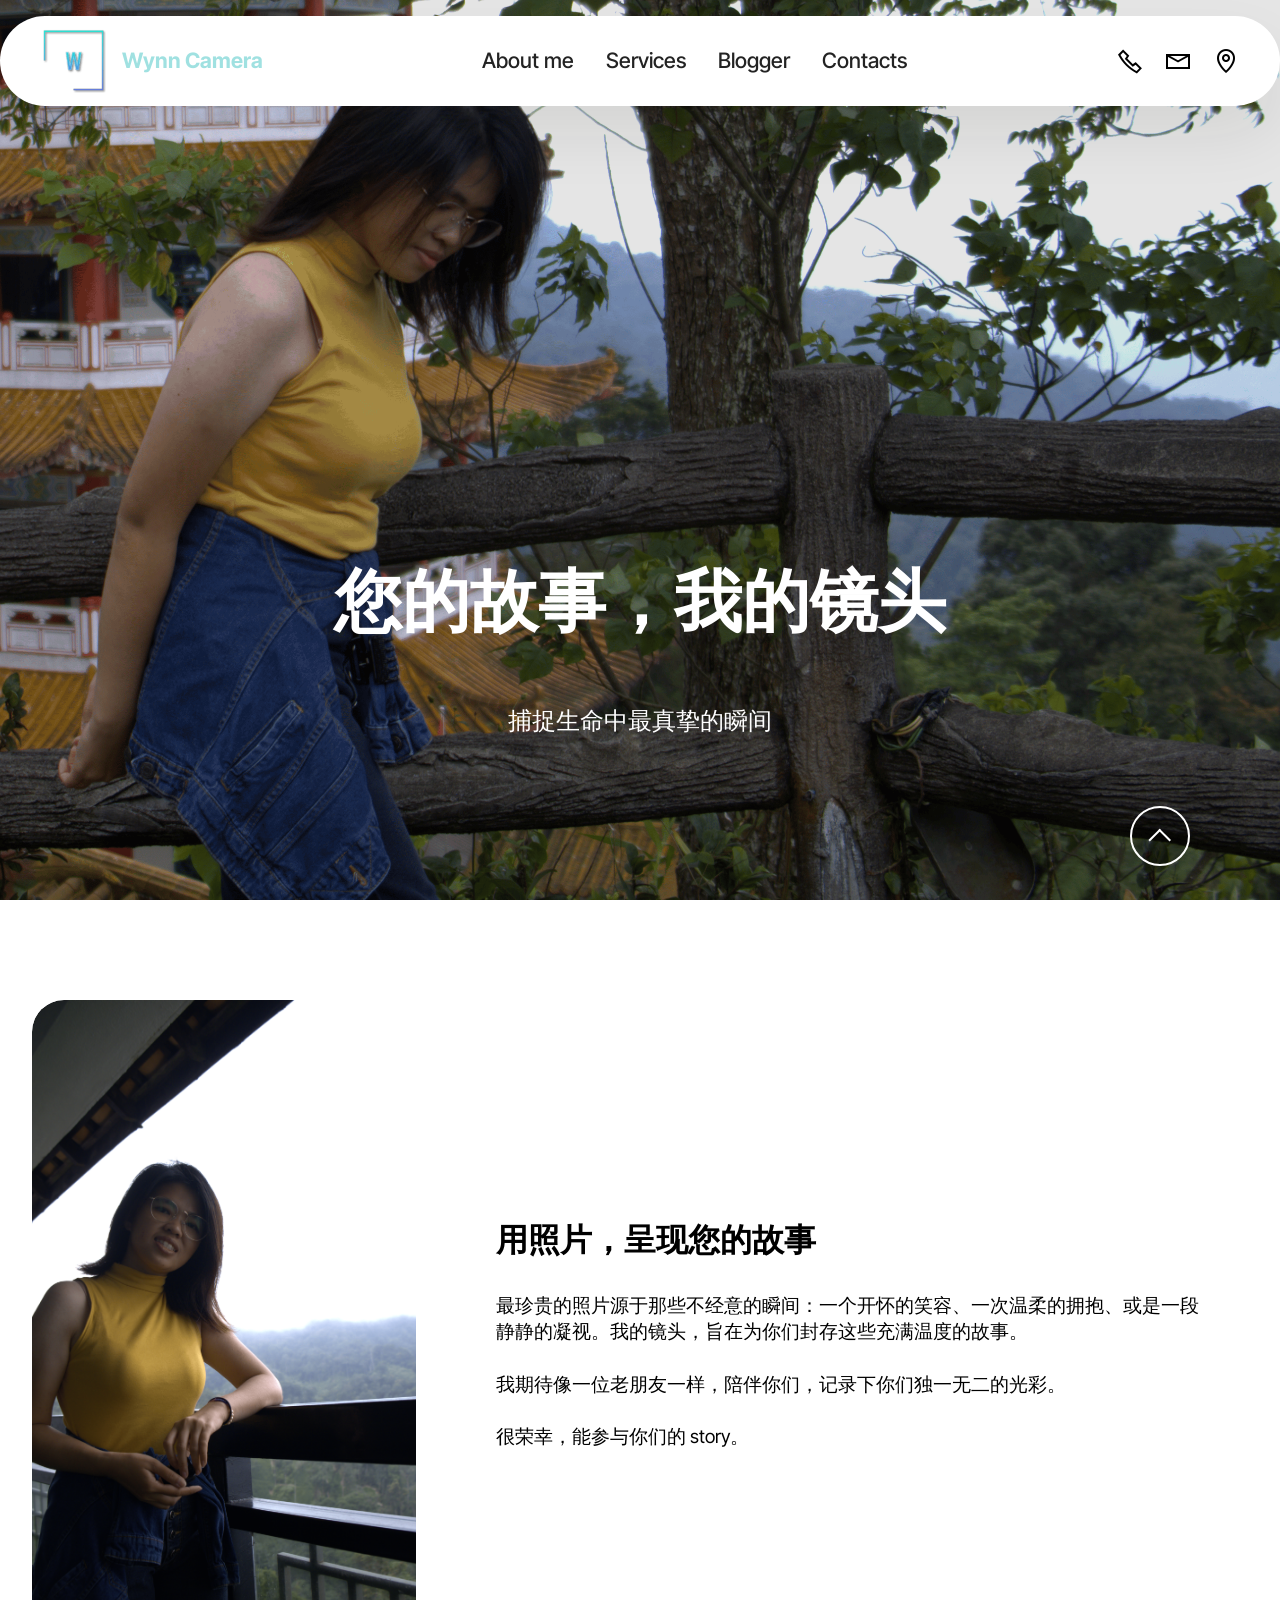
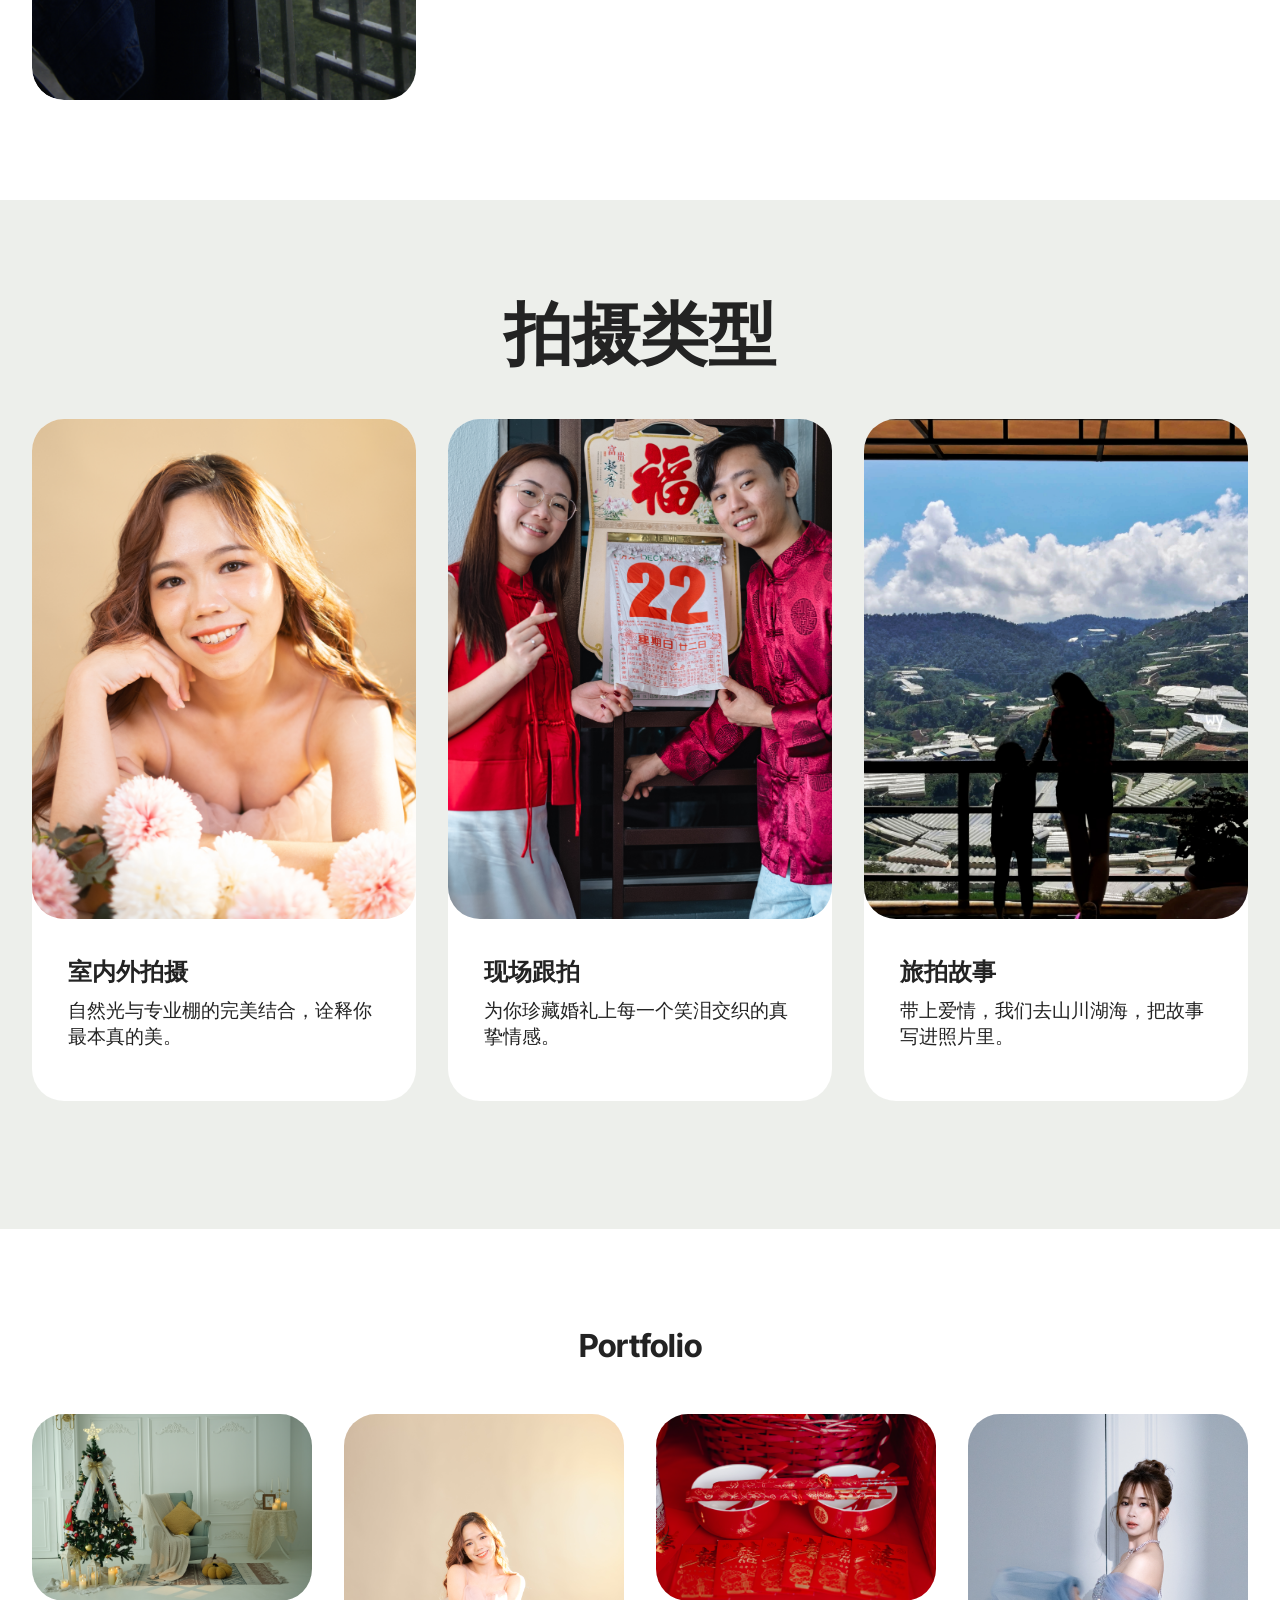
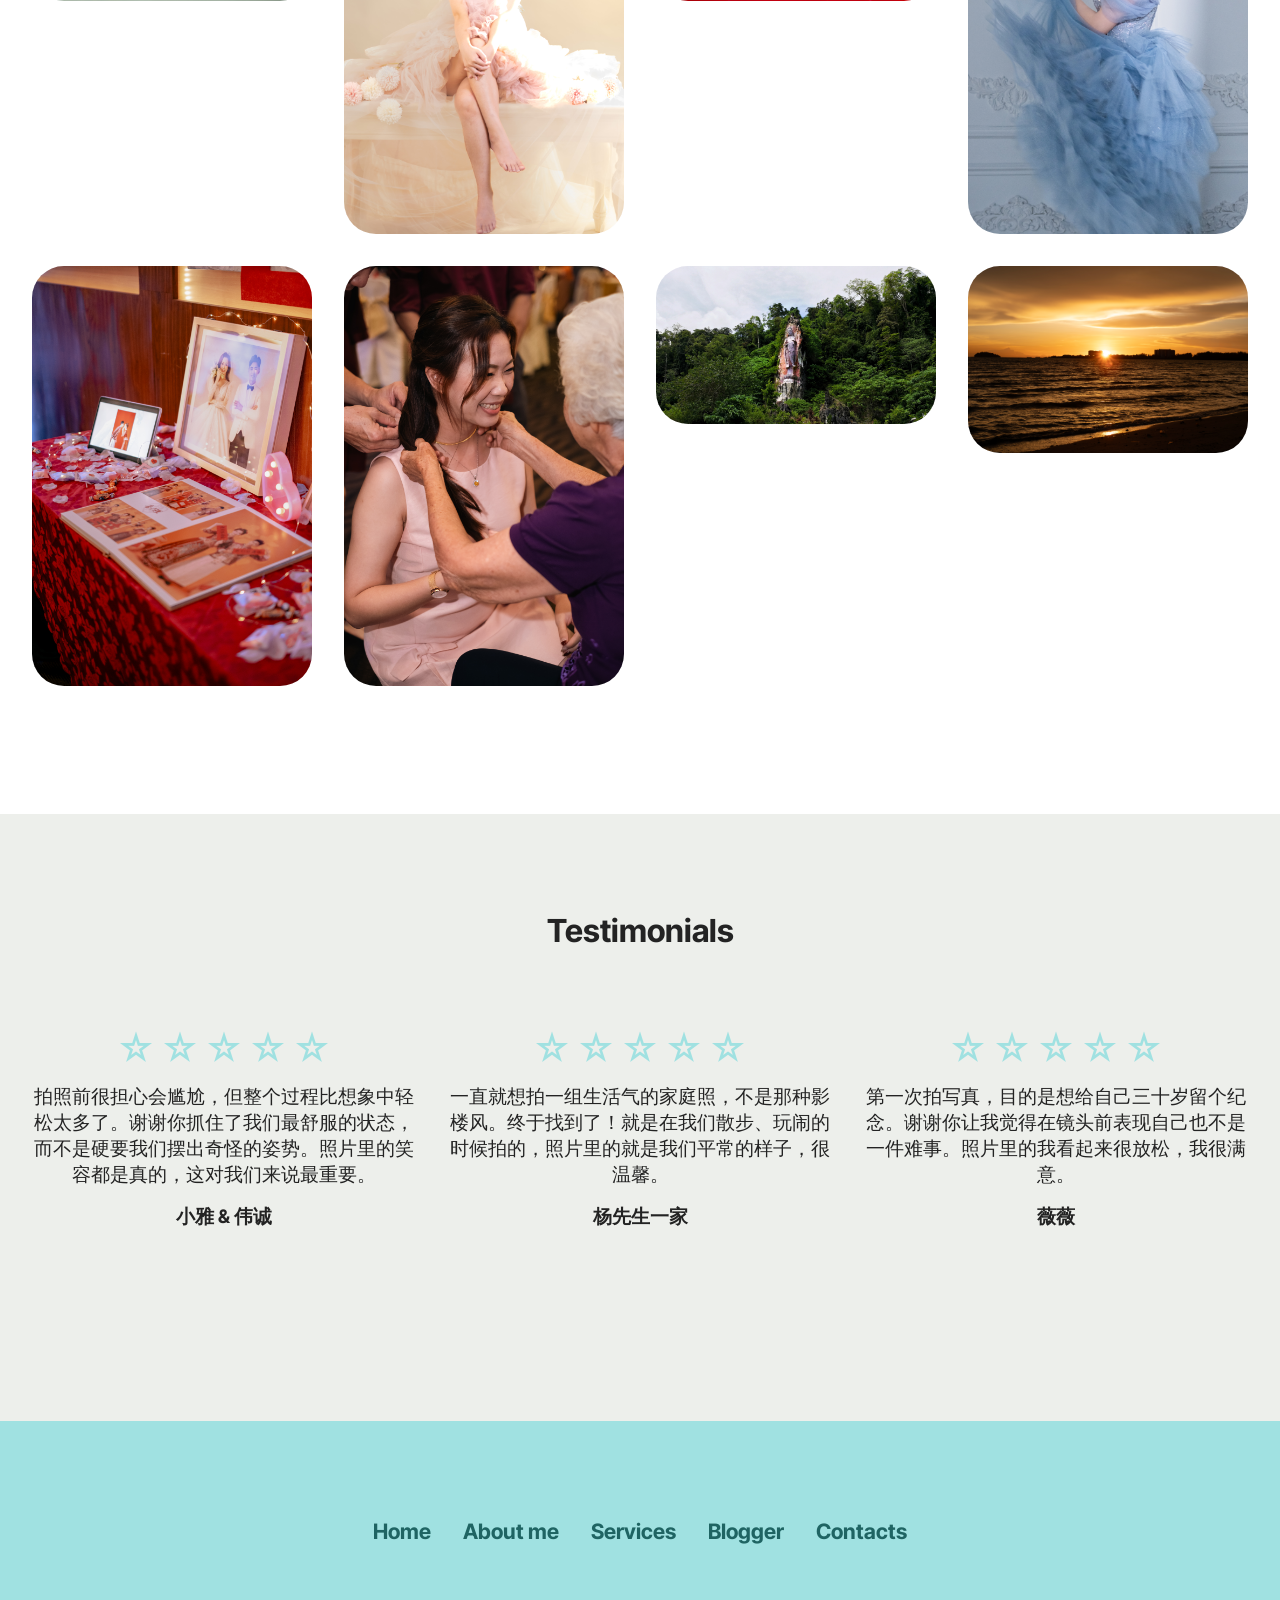
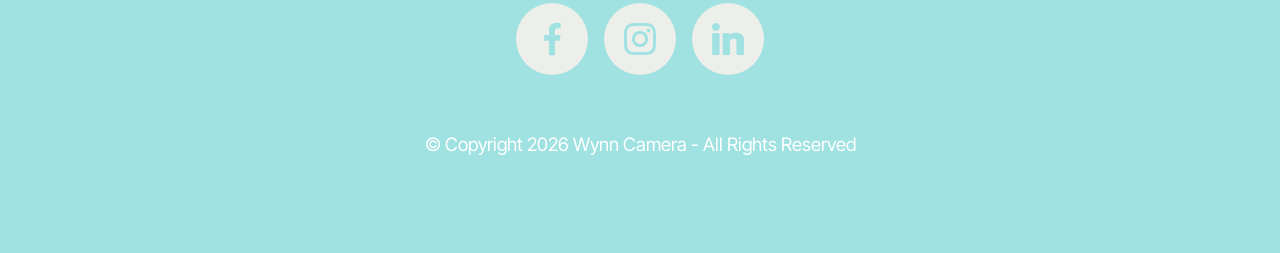
<file: index.html>
<!DOCTYPE html>
<html  >
<head>
  <!-- Site made with Mobirise Website Builder v6.0.6, https://mobirise.com -->
  <meta charset="UTF-8">
  <meta http-equiv="X-UA-Compatible" content="IE=edge">
  <meta name="generator" content="Mobirise v6.0.6, mobirise.com">
  <meta name="twitter:card" content="summary_large_image"/>
  <meta name="twitter:image:src" content="assets/images/index-meta.png">
  <meta property="og:image" content="assets/images/index-meta.png">
  <meta name="twitter:title" content="Home">
  <meta name="viewport" content="width=device-width, initial-scale=1, minimum-scale=1">
  <link rel="shortcut icon" href="assets/images/picture1-96x95.png" type="image/x-icon">
  <meta name="description" content="我是Wynn，一名用镜头书写故事的摄影师。

我深信，最具感染力的影像，源于那些未加修饰的瞬间与真挚流露的情感。我的镜头，始终热衷于追寻这份真实——无论是婚礼上喜悦的泪水、家庭相聚时的欢声笑语，还是个人独处时的宁静沉思。

于我而言，每一次快门按下，都是一次心灵的对话。我致力于成为一个故事的忠实记录者，通过自然的光影和充满温度的构图，为您封存一段时光，酿造一份可供一生回味的记忆。

我期待与您相遇，共同创作。">
  
  
  <title>Home</title>
  <link rel="stylesheet" href="assets/web/assets/mobirise-icons2/mobirise2.css">
  <link rel="stylesheet" href="assets/bootstrap/css/bootstrap.min.css">
  <link rel="stylesheet" href="assets/bootstrap/css/bootstrap-grid.min.css">
  <link rel="stylesheet" href="assets/bootstrap/css/bootstrap-reboot.min.css">
  <link rel="stylesheet" href="assets/animatecss/animate.css">
  <link rel="stylesheet" href="assets/dropdown/css/style.css">
  <link rel="stylesheet" href="assets/socicon/css/styles.css">
  <link rel="stylesheet" href="assets/theme/css/style.css">
  <link rel="stylesheet" href="assets/gallery/style.css">
  <link rel="preload" href="https://fonts.googleapis.com/css?family=Inter+Tight:100,200,300,400,500,600,700,800,900,100i,200i,300i,400i,500i,600i,700i,800i,900i&display=swap" as="style" onload="this.onload=null;this.rel='stylesheet'">
  <noscript><link rel="stylesheet" href="https://fonts.googleapis.com/css?family=Inter+Tight:100,200,300,400,500,600,700,800,900,100i,200i,300i,400i,500i,600i,700i,800i,900i&display=swap"></noscript>
  <link rel="preload" as="style" href="assets/mobirise/css/mbr-additional.css?v=5LTGM4"><link rel="stylesheet" href="assets/mobirise/css/mbr-additional.css?v=5LTGM4" type="text/css">

  
  
  
</head>
<body>
  
  <section data-bs-version="5.1" class="menu menu2 cid-uWyZ0Zr5qA" once="menu" id="menu02-m">
	

	<nav class="navbar navbar-dropdown navbar-fixed-top navbar-expand-lg">
		<div class="container">
			<div class="navbar-brand">
				<span class="navbar-logo">
					<a href="index.html">
						<img src="assets/images/picture1-96x95.png" alt="Mobirise Website Builder" style="height: 4rem;">
					</a>
				</span>
				<span class="navbar-caption-wrap"><a class="navbar-caption text-warning text-primary display-4" href="index.html">Wynn Camera</a></span>
			</div>
			<button class="navbar-toggler" type="button" data-toggle="collapse" data-bs-toggle="collapse" data-target="#navbarSupportedContent" data-bs-target="#navbarSupportedContent" aria-controls="navbarNavAltMarkup" aria-expanded="false" aria-label="Toggle navigation">
				<div class="hamburger">
					<span></span>
					<span></span>
					<span></span>
					<span></span>
				</div>
			</button>
			<div class="collapse navbar-collapse" id="navbarSupportedContent">
				<ul class="navbar-nav nav-dropdown nav-right" data-app-modern-menu="true"><li class="nav-item"><a class="nav-link link text-black text-primary display-4" href="about.html">About me</a></li><li class="nav-item"><a class="nav-link link text-black text-primary display-4" href="services.html">Services</a></li><li class="nav-item">
						<a class="nav-link link text-black text-primary display-4" href="blogger.html" aria-expanded="false">Blogger</a>
					</li>
					
					<li class="nav-item">
						<a class="nav-link link text-black text-primary display-4" href="contact.html">Contacts</a>
					</li></ul>
				<div class="icons-menu">
					<a class="iconfont-wrapper" href="https://mobiri.se">
						<span class="p-2 mbr-iconfont mobi-mbri-phone mobi-mbri"></span>
					</a>
					<a class="iconfont-wrapper" href="https://mobiri.se">
						<span class="p-2 mbr-iconfont mobi-mbri-letter mobi-mbri"></span>
					</a>
					<a class="iconfont-wrapper" href="https://mobiri.se">
						<span class="p-2 mbr-iconfont mobi-mbri-map-pin mobi-mbri"></span>
					</a>
					
				</div>
				
			</div>
		</div>
	</nav>
</section>

<section data-bs-version="5.1" class="header16 cid-uWyzbHenG1 mbr-fullscreen" id="header17-a">
  
  <div class="mbr-overlay" style="opacity: 0.1; background-color: rgb(0, 0, 0);"></div>
  <div class="container-fluid">
    <div class="row">
      <div class="content-wrap col-12 col-md-12">
        <h1 class="mbr-section-title mbr-fonts-style mbr-white mb-4 display-1">
          <strong>您的故事，我的镜头<br></strong></h1>
        <h2 class="mbr-section-subtitle mbr-fonts-style mbr-white mb-4 display-5">
          <br>捕捉生命中最真挚的瞬间<br><br><br>
        </h2>
        
        
      </div>
    </div>
  </div>
</section>

<section data-bs-version="5.1" class="start article05 cid-uWz5OKNVXx mbr-fullscreen" id="article05-s">
  

  
  

  <div class="container">
    <div class="row justify-content-center align-items-center">
      <div class="col-12">
        <div class="card-wrapper">
          <div class="row">
            <div class="col-12 col-md-12 col-lg-4 image-wrapper">
              <img class="w-100" src="assets/images/dscf4453.png" alt="Mobirise Website Builder">
            </div>
            <div class="col-12 col-lg col-md-12">
              <div class="text-wrapper align-left">
                <h1 class="mbr-section-title mbr-fonts-style mb-4 display-2"><strong>用照片，呈现您的故事</strong></h1>
                <p class="mbr-text mbr-fonts-style mb-4 display-7">最珍贵的照片源于那些不经意的瞬间：一个开怀的笑容、一次温柔的拥抱、或是一段静静的凝视。我的镜头，旨在为你们封存这些充满温度的故事。
<br>
<br>我期待像一位老朋友一样，陪伴你们，记录下你们独一无二的光彩。
<br>
<br>很荣幸，能参与你们的 story。<br>
                </p>
                
              </div>
            </div>
          </div>
        </div>
      </div>
    </div>
  </div>
</section>

<section data-bs-version="5.1" class="features6 start cid-uWz5GoYG9D" id="features06-r">
	
	
	<div class="container">
		<div class="row justify-content-center">
			<div class="col-12 content-head">
				<div class="mbr-section-head mb-5">
					<h4 class="mbr-section-title mbr-fonts-style align-center mb-0 display-1"><strong>拍摄类型</strong></h4>
					
					
				</div>
			</div>
		</div>
		<div class="row">
			<div class="item features-image col-12 col-md-6 col-lg-4 active">
				<div class="item-wrapper">
					<div class="item-img">
						<img src="assets/images/dscf7198.jpg" alt="Mobirise Website Builder" data-slide-to="0" data-bs-slide-to="0">
					</div>
					<div class="item-content">
						<h5 class="item-title mbr-fonts-style display-5">
							<strong>室内外拍摄</strong></h5>
						<p class="mbr-text mbr-fonts-style display-7">
							自然光与专业棚的完美结合，诠释你最本真的美。
						</p>
						
					</div>
				</div>
			</div><div class="item features-image col-12 col-md-6 col-lg-4">
				<div class="item-wrapper">
					<div class="item-img">
						<img src="assets/images/dscf5207.jpg" alt="Mobirise Website Builder" data-slide-to="1" data-bs-slide-to="1">
					</div>
					<div class="item-content">
						<h5 class="item-title mbr-fonts-style display-5"><strong>现场跟拍</strong></h5>
						<p class="mbr-text mbr-fonts-style display-7">
							为你珍藏婚礼上每一个笑泪交织的真挚情感。
						</p>
						
					</div>
				</div>
			</div><div class="item features-image col-12 col-md-6 col-lg-4">
				<div class="item-wrapper">
					<div class="item-img">
						<img src="assets/images/1574707876144.jpeg" alt="Mobirise Website Builder" data-slide-to="2" data-bs-slide-to="2">
					</div>
					<div class="item-content">
						<h5 class="item-title mbr-fonts-style display-5"><strong>旅拍故事</strong></h5>
						<p class="mbr-text mbr-fonts-style display-7">
							带上爱情，我们去山川湖海，把故事写进照片里。<br>
						</p>
						
					</div>
				</div>
			</div>
			
			
		</div>
	</div>
</section>

<section data-bs-version="5.1" class="gallery1 mbr-gallery cid-uWCz6wbEHB" id="gallery02-1b">   
    
    

    <div class="container-fluid">
        <div class="row justify-content-center">
            <div class="col-12 content-head">
                <div class="mbr-section-head mb-5">
                    <h3 class="mbr-section-title mbr-fonts-style align-center m-0 display-2"><strong>Portfolio</strong></h3>
                    
                </div>
            </div>
        </div>
        <div class="row mbr-gallery mbr-masonry" data-masonry="{&quot;percentPosition&quot;: true }">
            <div class="col-12 col-md-6 col-lg-3 item gallery-image active">
                <div class="item-wrapper" data-toggle="modal" data-bs-toggle="modal" data-target="#uXiG3zsdyo-modal" data-bs-target="#uXiG3zsdyo-modal">
                    <img class="w-100" src="assets/images/dscf8295.jpg" alt="Mobirise Website Builder" data-slide-to="0" data-bs-slide-to="0" data-target="#lb-uXiG3zsdyo" data-bs-target="#lb-uXiG3zsdyo">
                    <div class="icon-wrapper">
                        <span class="mobi-mbri mobi-mbri-search mbr-iconfont mbr-iconfont-btn"></span>
                    </div>
                </div>
                
            </div><div class="col-12 col-md-6 col-lg-3 item gallery-image">
                <div class="item-wrapper" data-toggle="modal" data-bs-toggle="modal" data-target="#uXiG3zsdyo-modal" data-bs-target="#uXiG3zsdyo-modal">
                    <img class="w-100" src="assets/images/dscf7129.jpg" alt="Mobirise Website Builder" data-slide-to="1" data-bs-slide-to="1" data-target="#lb-uXiG3zsdyo" data-bs-target="#lb-uXiG3zsdyo">
                    <div class="icon-wrapper">
                        <span class="mobi-mbri mobi-mbri-search mbr-iconfont mbr-iconfont-btn"></span>
                    </div>
                </div>
                
            </div><div class="col-12 col-md-6 col-lg-3 item gallery-image">
                <div class="item-wrapper" data-toggle="modal" data-bs-toggle="modal" data-target="#uXiG3zsdyo-modal" data-bs-target="#uXiG3zsdyo-modal">
                    <img class="w-100" src="assets/images/dscf4944.jpg" alt="Mobirise Website Builder" data-slide-to="2" data-bs-slide-to="2" data-target="#lb-uXiG3zsdyo" data-bs-target="#lb-uXiG3zsdyo">
                    <div class="icon-wrapper">
                        <span class="mobi-mbri mobi-mbri-search mbr-iconfont mbr-iconfont-btn"></span>
                    </div>
                </div>
                
            </div>
            
            
            <div class="col-12 col-md-6 col-lg-3 item gallery-image">
                <div class="item-wrapper" data-toggle="modal" data-bs-toggle="modal" data-target="#uXiG3zsdyo-modal" data-bs-target="#uXiG3zsdyo-modal">
                    <img class="w-100" src="assets/images/pro-capture-one-31.jpg" alt="Mobirise Website Builder" data-slide-to="3" data-bs-slide-to="3" data-target="#lb-uXiG3zsdyo" data-bs-target="#lb-uXiG3zsdyo">
                    <div class="icon-wrapper">
                        <span class="mobi-mbri mobi-mbri-search mbr-iconfont mbr-iconfont-btn"></span>
                    </div>
                </div>
                
            </div>
            <div class="col-12 col-md-6 col-lg-3 item gallery-image">
                <div class="item-wrapper" data-toggle="modal" data-bs-toggle="modal" data-target="#uXiG3zsdyo-modal" data-bs-target="#uXiG3zsdyo-modal">
                    <img class="w-100" src="assets/images/dscf3987.jpg" alt="Mobirise Website Builder" data-slide-to="4" data-bs-slide-to="4" data-target="#lb-uXiG3zsdyo" data-bs-target="#lb-uXiG3zsdyo">
                    <div class="icon-wrapper">
                        <span class="mobi-mbri mobi-mbri-search mbr-iconfont mbr-iconfont-btn"></span>
                    </div>
                </div>
                
            </div>
            <div class="col-12 col-md-6 col-lg-3 item gallery-image">
                <div class="item-wrapper" data-toggle="modal" data-bs-toggle="modal" data-target="#uXiG3zsdyo-modal" data-bs-target="#uXiG3zsdyo-modal">
                    <img class="w-100" src="assets/images/dscf4231.jpg" alt="Mobirise Website Builder" data-slide-to="5" data-bs-slide-to="5" data-target="#lb-uXiG3zsdyo" data-bs-target="#lb-uXiG3zsdyo">
                    <div class="icon-wrapper">
                        <span class="mobi-mbri mobi-mbri-search mbr-iconfont mbr-iconfont-btn"></span>
                    </div>
                </div>
                
            </div><div class="col-12 col-md-6 col-lg-3 item gallery-image">
                <div class="item-wrapper" data-toggle="modal" data-bs-toggle="modal" data-target="#uXiG3zsdyo-modal" data-bs-target="#uXiG3zsdyo-modal">
                    <img class="w-100" src="assets/images/1572337314339.jpg" alt="Mobirise Website Builder" data-slide-to="6" data-bs-slide-to="6" data-target="#lb-uXiG3zsdyo" data-bs-target="#lb-uXiG3zsdyo">
                    <div class="icon-wrapper">
                        <span class="mobi-mbri mobi-mbri-search mbr-iconfont mbr-iconfont-btn"></span>
                    </div>
                </div>
                
            </div><div class="col-12 col-md-6 col-lg-3 item gallery-image">
                <div class="item-wrapper" data-toggle="modal" data-bs-toggle="modal" data-target="#uXiG3zsdyo-modal" data-bs-target="#uXiG3zsdyo-modal">
                    <img class="w-100" src="assets/images/20230628-dscf0939.jpg" alt="Mobirise Website Builder" data-slide-to="7" data-bs-slide-to="7" data-target="#lb-uXiG3zsdyo" data-bs-target="#lb-uXiG3zsdyo">
                    <div class="icon-wrapper">
                        <span class="mobi-mbri mobi-mbri-search mbr-iconfont mbr-iconfont-btn"></span>
                    </div>
                </div>
                
            </div>
            
        </div>

        <div class="modal mbr-slider" tabindex="-1" role="dialog" aria-hidden="true" id="uXiG3zsdyo-modal">
            <div class="modal-dialog" role="document">
                <div class="modal-content">
                    <div class="modal-body">
                        <div class="carousel slide" id="lb-uXiG3zsdyo" data-interval="5000" data-bs-interval="5000">
                            <div class="carousel-inner">
                                <div class="carousel-item active">
                                    <img class="d-block w-100" src="assets/images/dscf8295.jpg" alt="Mobirise Website Builder">
                                </div><div class="carousel-item">
                                    <img class="d-block w-100" src="assets/images/dscf7129.jpg" alt="Mobirise Website Builder">
                                </div><div class="carousel-item">
                                    <img class="d-block w-100" src="assets/images/dscf4944.jpg" alt="Mobirise Website Builder">
                                </div>
                                
                                
                                <div class="carousel-item">
                                    <img class="d-block w-100" src="assets/images/pro-capture-one-31.jpg" alt="Mobirise Website Builder">
                                </div>
                                <div class="carousel-item">
                                    <img class="d-block w-100" src="assets/images/dscf3987.jpg" alt="Mobirise Website Builder">
                                </div>
                                <div class="carousel-item">
                                    <img class="d-block w-100" src="assets/images/dscf4231.jpg" alt="Mobirise Website Builder">
                                </div><div class="carousel-item">
                                    <img class="d-block w-100" src="assets/images/1572337314339.jpg" alt="Mobirise Website Builder">
                                </div><div class="carousel-item">
                                    <img class="d-block w-100" src="assets/images/20230628-dscf0939.jpg" alt="Mobirise Website Builder">
                                </div>
                                
                            </div>
                            <ol class="carousel-indicators">
                                <li data-slide-to="0" data-bs-slide-to="0" class="active" data-target="#lb-uXiG3zsdyo" data-bs-target="#lb-uXiG3zsdyo"></li>
                                <li data-slide-to="1" data-bs-slide-to="1" data-target="#lb-uXiG3zsdyo" data-bs-target="#lb-uXiG3zsdyo"></li>
                                <li data-slide-to="2" data-bs-slide-to="2" data-target="#lb-uXiG3zsdyo" data-bs-target="#lb-uXiG3zsdyo"></li>
                                <li data-slide-to="3" data-bs-slide-to="3" data-target="#lb-uXiG3zsdyo" data-bs-target="#lb-uXiG3zsdyo"></li><li data-slide-to="4" data-bs-slide-to="4" data-target="#lb-uXiG3zsdyo" data-bs-target="#lb-uXiG3zsdyo"></li>
                                <li data-slide-to="5" data-bs-slide-to="5" data-target="#lb-uXiG3zsdyo" data-bs-target="#lb-uXiG3zsdyo"></li>
                                <li data-slide-to="6" data-bs-slide-to="6" data-target="#lb-uXiG3zsdyo" data-bs-target="#lb-uXiG3zsdyo"></li>
                                <li data-slide-to="7" data-bs-slide-to="7" data-target="#lb-uXiG3zsdyo" data-bs-target="#lb-uXiG3zsdyo"></li>
                            </ol>
                            <a role="button" href="" class="close" data-dismiss="modal" data-bs-dismiss="modal" aria-label="Close">
                            </a>
                            <a class="carousel-control-prev carousel-control" role="button" data-slide="prev" data-bs-slide="prev" href="#lb-uXiG3zsdyo">
                                <span class="mobi-mbri mobi-mbri-arrow-prev" aria-hidden="true"></span>
                                <span class="sr-only visually-hidden">Previous</span>
                            </a>
                            <a class="carousel-control-next carousel-control" role="button" data-slide="next" data-bs-slide="next" href="#lb-uXiG3zsdyo">
                                <span class="mobi-mbri mobi-mbri-arrow-next" aria-hidden="true"></span>
                                <span class="sr-only visually-hidden">Next</span>
                            </a>
                        </div>
                    </div>
                </div>
            </div>
        </div>
    </div>
</section>

<section data-bs-version="5.1" class="people02 cid-uWz65ax8fS" id="people02-t">
	

	
	
	<div class="container">
		<div class="row mb-5 justify-content-center">
			<div class="col-12 content-head">
				<h3 class="mbr-section-title mbr-fonts-style align-center mb-4 display-2">
					<strong>Testimonials</strong>
				</h3>
				
			</div>
		</div>
		<div class="row">
				<div class="item features-without-image col-12 col-md-6 col-lg-4 mb-5">
					<div class="item-wrapper">
						<div class="card-box align-center">
							<div class="iconfont-wrapper mb-3">
								<span class="mbr-iconfont mobi-mbri-star mobi-mbri"></span>
								<span class="mbr-iconfont mobi-mbri-star mobi-mbri"></span>
								<span class="mbr-iconfont mobi-mbri-star mobi-mbri"></span>
								<span class="mbr-iconfont mobi-mbri-star mobi-mbri"></span>
								<span class="mbr-iconfont mobi-mbri-star mobi-mbri"></span>
							</div>
							<h5 class="card-title mbr-fonts-style mb-3 display-7">
								拍照前很担心会尴尬，但整个过程比想象中轻松太多了。谢谢你抓住了我们最舒服的状态，而不是硬要我们摆出奇怪的姿势。照片里的笑容都是真的，这对我们来说最重要。
							</h5>
							<p class="card-text mbr-fonts-style mb-0 display-7"><strong>
								小雅 &amp; 伟诚
							</strong></p>
						</div>
					</div>
				</div>
				<div class="item features-without-image col-12 col-md-6 col-lg-4 mb-5">
					<div class="item-wrapper">
						<div class="card-box align-center">
							<div class="iconfont-wrapper mb-3">
								<span class="mbr-iconfont mobi-mbri-star mobi-mbri"></span>
								<span class="mbr-iconfont mobi-mbri-star mobi-mbri"></span>
								<span class="mbr-iconfont mobi-mbri-star mobi-mbri"></span>
								<span class="mbr-iconfont mobi-mbri-star mobi-mbri"></span>
								<span class="mbr-iconfont mobi-mbri-star mobi-mbri"></span>
							</div>
							<h5 class="card-title mbr-fonts-style mb-3 display-7">
								一直就想拍一组生活气的家庭照，不是那种影楼风。终于找到了！就是在我们散步、玩闹的时候拍的，照片里的就是我们平常的样子，很温馨。
							</h5>
							<p class="card-text mbr-fonts-style mb-0 display-7"><strong>
								杨先生一家
							</strong></p>
						</div>
					</div>
				</div>
				<div class="item features-without-image col-12 col-md-6 col-lg-4 mb-5">
					<div class="item-wrapper">
						<div class="card-box align-center">
							<div class="iconfont-wrapper mb-3">
								<span class="mbr-iconfont mobi-mbri-star mobi-mbri"></span>
								<span class="mbr-iconfont mobi-mbri-star mobi-mbri"></span>
								<span class="mbr-iconfont mobi-mbri-star mobi-mbri"></span>
								<span class="mbr-iconfont mobi-mbri-star mobi-mbri"></span>
								<span class="mbr-iconfont mobi-mbri-star mobi-mbri"></span>
							</div>
							<h5 class="card-title mbr-fonts-style mb-3 display-7">
								第一次拍写真，目的是想给自己三十岁留个纪念。谢谢你让我觉得在镜头前表现自己也不是一件难事。照片里的我看起来很放松，我很满意。
							</h5>
							<p class="card-text mbr-fonts-style mb-0 display-7"><strong>
								薇薇
							</strong></p>
						</div>
					</div>
				</div>
			</div>
		<div class="row mt-0 mt-md-5">
			
		</div>
	</div>
</section>

<section data-bs-version="5.1" class="footer3 cid-uWyyE45vuh" once="footers" id="footer03-7">

        

    

    <div class="container">
        <div class="row">
            <div class="row-links">
                <ul class="header-menu">
                  
                  
                  
                  
                <li class="header-menu-item mbr-fonts-style display-4"><a href="index.html" class="text-primary"><strong>Home</strong></a></li><li class="header-menu-item mbr-fonts-style display-4"><a href="about.html" class="text-primary"><strong>About me</strong></a></li><li class="header-menu-item mbr-fonts-style display-4"><a href="services.html" class="text-primary"><strong>Services</strong></a></li><li class="header-menu-item mbr-fonts-style display-4"><a href="blogger.html" class="text-primary"><strong>Blogger</strong></a></li><li class="header-menu-item mbr-fonts-style display-4"><a href="contact.html" class="text-primary"><strong>Contacts</strong></a></li></ul>
              </div>

            <div class="col-12 mt-4">
                <div class="social-row">
                    <div class="soc-item">
                        <a href="https://mobiri.se/" target="_blank">
                            <span class="mbr-iconfont socicon socicon-facebook display-7"></span>
                        </a>
                    </div>
                    <div class="soc-item">
                        <a href="https://mobiri.se/" target="_blank">
                            <span class="mbr-iconfont socicon-instagram socicon"></span>
                        </a>
                    </div>
                    <div class="soc-item">
                        <a href="https://mobiri.se/" target="_blank">
                            <span class="mbr-iconfont socicon-linkedin socicon"></span>
                        </a>
                    </div>
                    
                    
                </div>
            </div>
            <div class="col-12 mt-5">
                <p class="mbr-fonts-style copyright display-7">
                    © Copyright 2026 Wynn Camera - All Rights Reserved
                </p>
            </div>
        </div>
    </div>
</section>  
  
 <div id="scrollToTop" class="scrollToTop mbr-arrow-up"><a style="text-align: center;"><i class="mbr-arrow-up-icon mbr-arrow-up-icon-cm cm-icon cm-icon-smallarrow-up"></i></a></div>
    <input name="animation" type="hidden">
  </body>
</html>
</file>
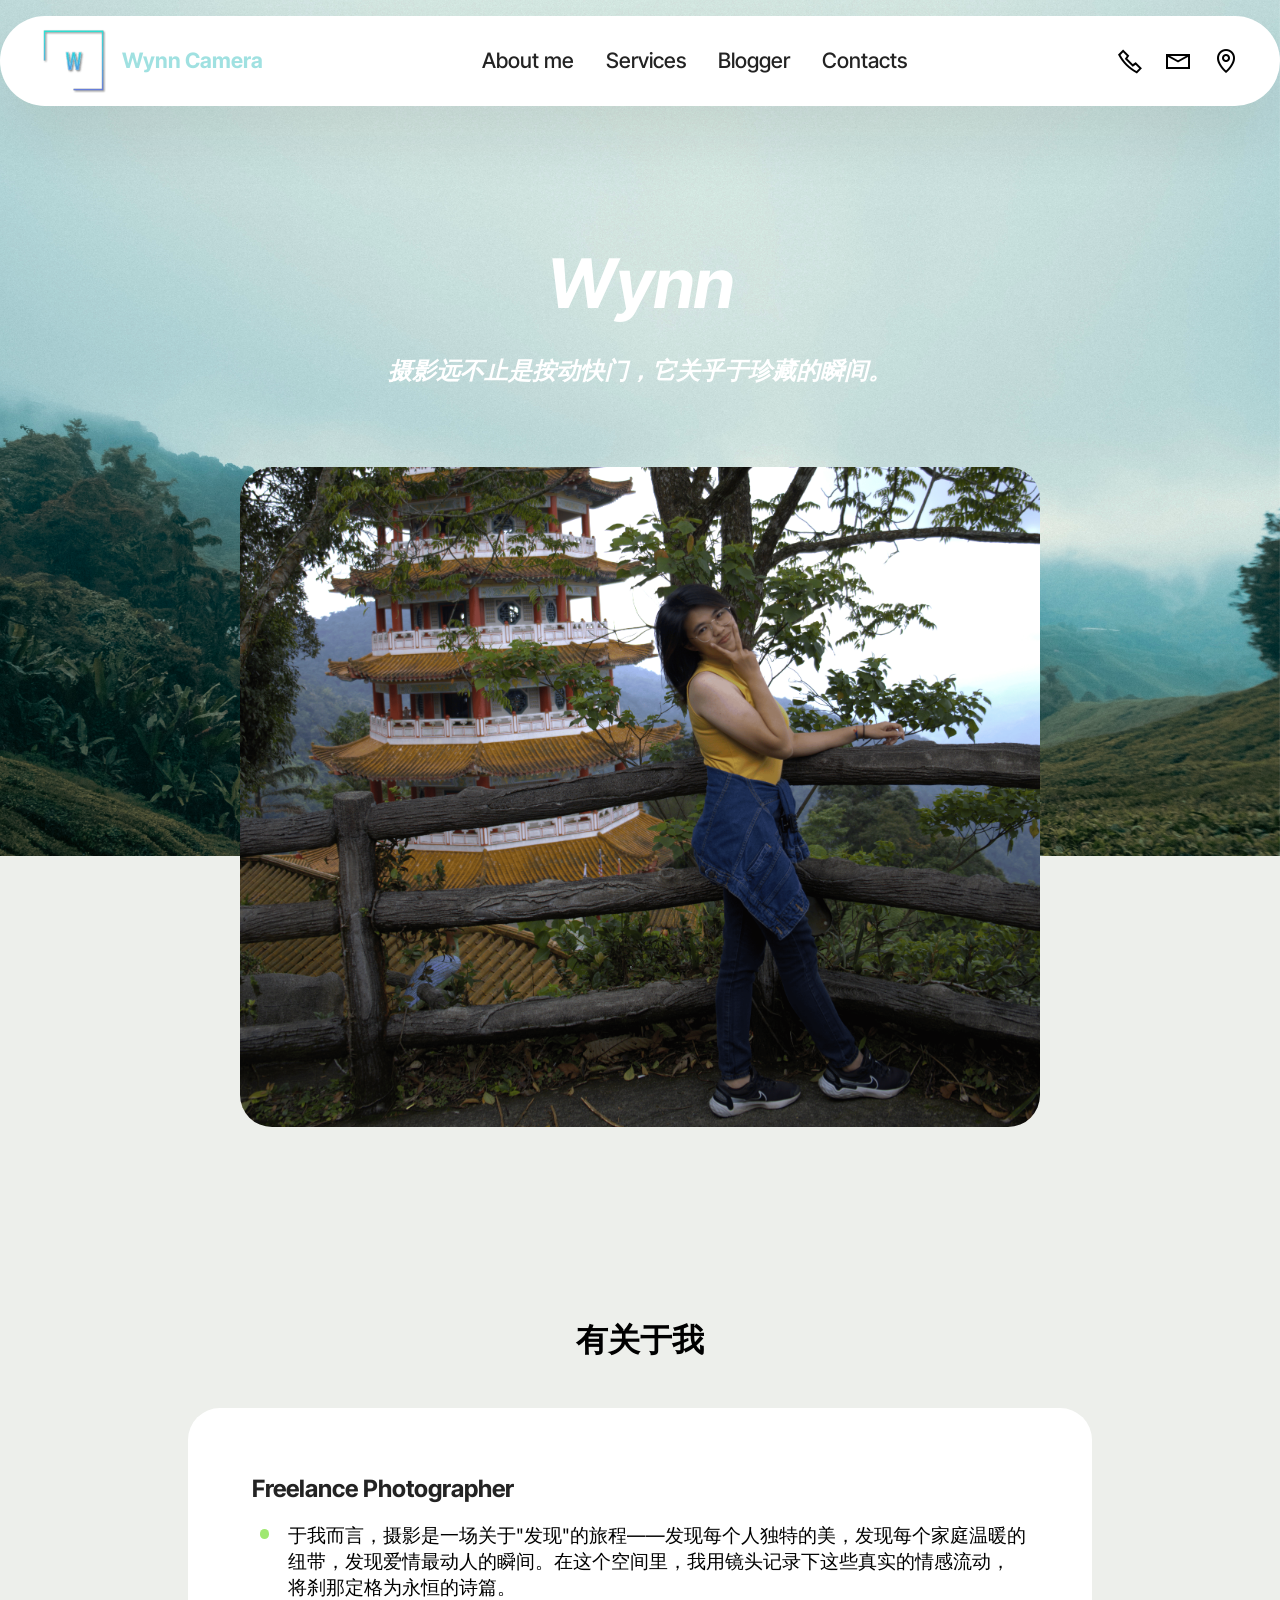
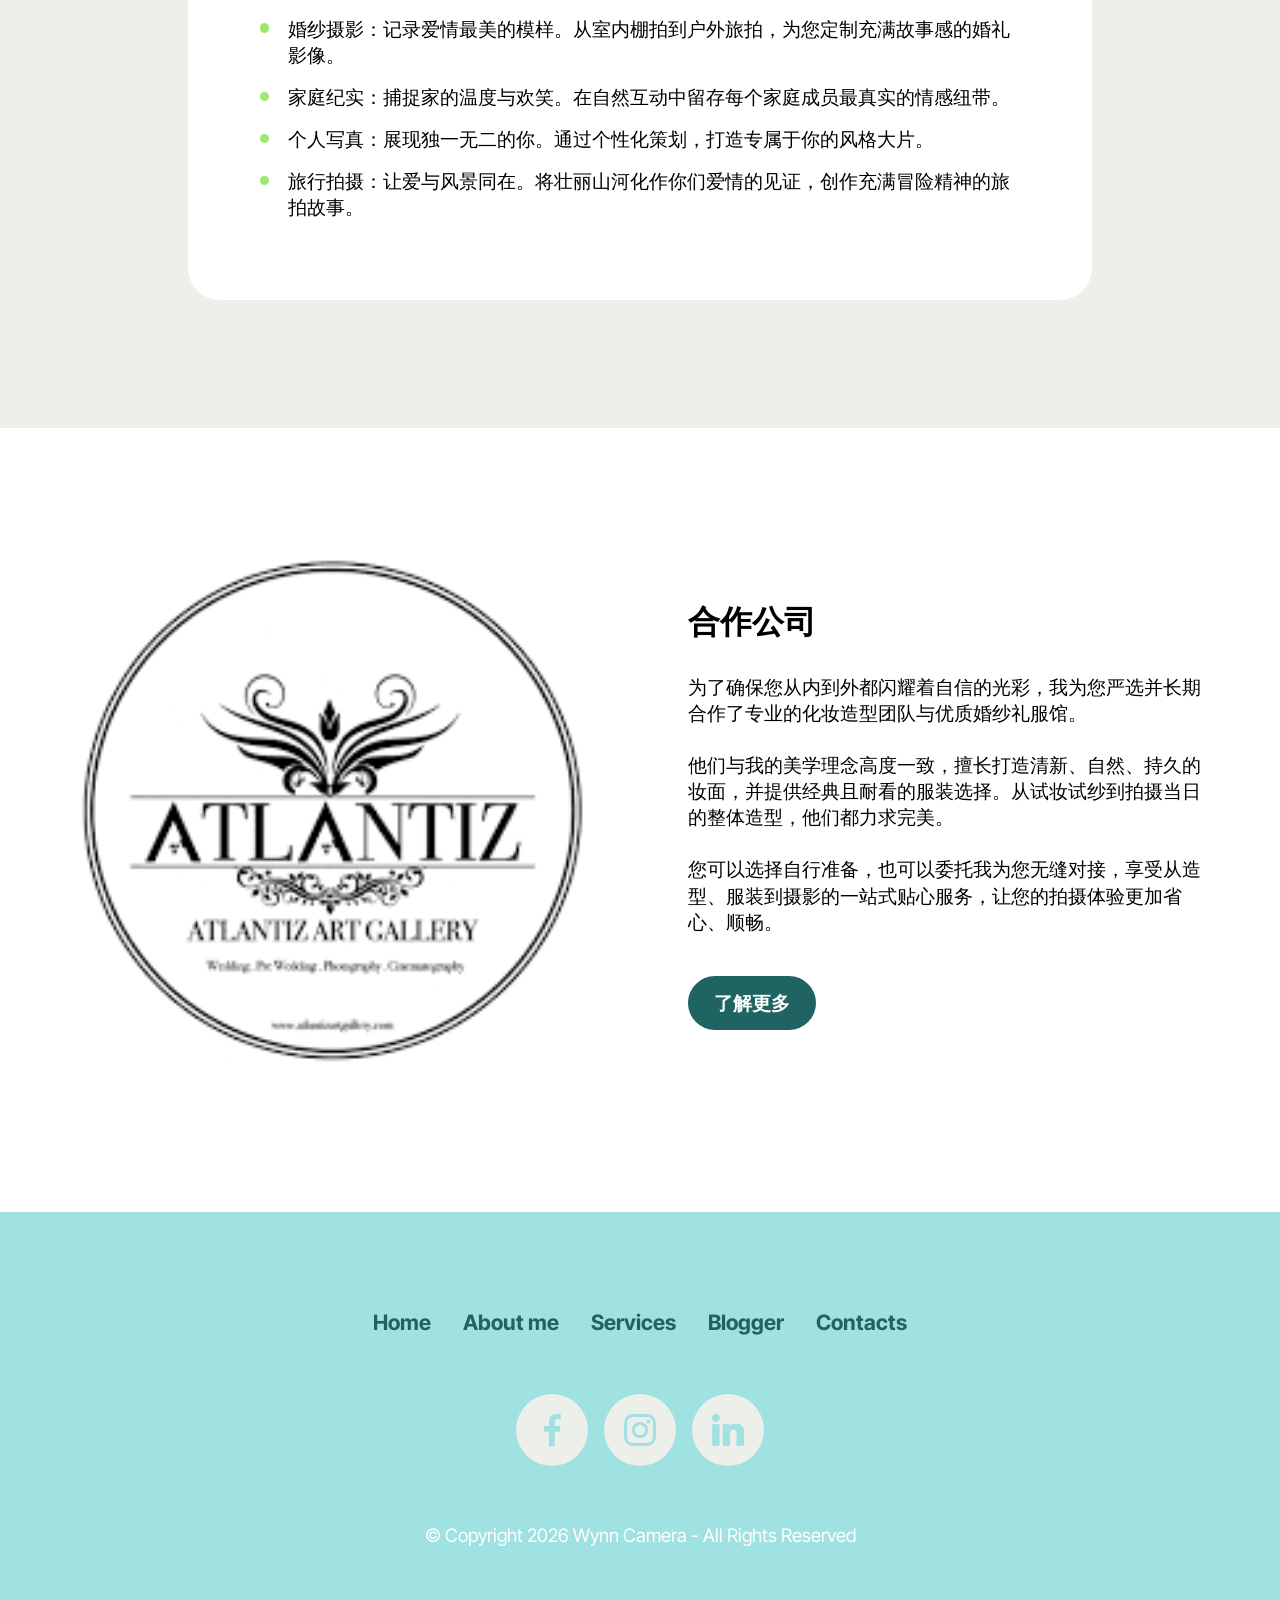
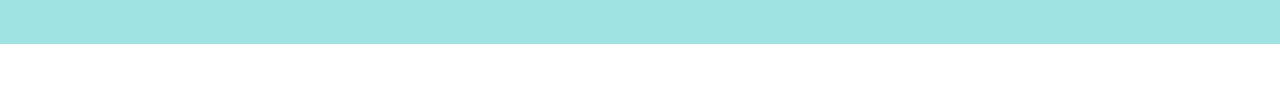
<file: about.html>
<!DOCTYPE html>
<html  >
<head>
  <!-- Site made with Mobirise Website Builder v6.0.6, https://mobirise.com -->
  <meta charset="UTF-8">
  <meta http-equiv="X-UA-Compatible" content="IE=edge">
  <meta name="generator" content="Mobirise v6.0.6, mobirise.com">
  <meta name="twitter:card" content="summary_large_image"/>
  <meta name="twitter:image:src" content="assets/images/about-meta.png">
  <meta property="og:image" content="assets/images/about-meta.png">
  <meta name="twitter:title" content="About">
  <meta name="viewport" content="width=device-width, initial-scale=1, minimum-scale=1">
  <link rel="shortcut icon" href="assets/images/picture1-96x95.png" type="image/x-icon">
  <meta name="description" content="我是Wynn，一名用镜头书写故事的摄影师。

我深信，最具感染力的影像，源于那些未加修饰的瞬间与真挚流露的情感。我的镜头，始终热衷于追寻这份真实——无论是婚礼上喜悦的泪水、家庭相聚时的欢声笑语，还是个人独处时的宁静沉思。

于我而言，每一次快门按下，都是一次心灵的对话。我致力于成为一个故事的忠实记录者，通过自然的光影和充满温度的构图，为您封存一段时光，酿造一份可供一生回味的记忆。

我期待与您相遇，共同创作。">
  
  
  <title>About</title>
  <link rel="stylesheet" href="assets/web/assets/mobirise-icons2/mobirise2.css">
  <link rel="stylesheet" href="assets/bootstrap/css/bootstrap.min.css">
  <link rel="stylesheet" href="assets/bootstrap/css/bootstrap-grid.min.css">
  <link rel="stylesheet" href="assets/bootstrap/css/bootstrap-reboot.min.css">
  <link rel="stylesheet" href="assets/parallax/jarallax.css">
  <link rel="stylesheet" href="assets/animatecss/animate.css">
  <link rel="stylesheet" href="assets/dropdown/css/style.css">
  <link rel="stylesheet" href="assets/socicon/css/styles.css">
  <link rel="stylesheet" href="assets/theme/css/style.css">
  <link rel="preload" href="https://fonts.googleapis.com/css?family=Inter+Tight:100,200,300,400,500,600,700,800,900,100i,200i,300i,400i,500i,600i,700i,800i,900i&display=swap" as="style" onload="this.onload=null;this.rel='stylesheet'">
  <noscript><link rel="stylesheet" href="https://fonts.googleapis.com/css?family=Inter+Tight:100,200,300,400,500,600,700,800,900,100i,200i,300i,400i,500i,600i,700i,800i,900i&display=swap"></noscript>
  <link rel="preload" as="style" href="assets/mobirise/css/mbr-additional.css?v=gdLWgi"><link rel="stylesheet" href="assets/mobirise/css/mbr-additional.css?v=gdLWgi" type="text/css">

  
  
  
</head>
<body>
  
  <section data-bs-version="5.1" class="menu menu2 cid-uWyZ0Zr5qA" once="menu" id="menu02-1k">
	

	<nav class="navbar navbar-dropdown navbar-fixed-top navbar-expand-lg">
		<div class="container">
			<div class="navbar-brand">
				<span class="navbar-logo">
					<a href="index.html">
						<img src="assets/images/picture1-96x95.png" alt="Mobirise Website Builder" style="height: 4rem;">
					</a>
				</span>
				<span class="navbar-caption-wrap"><a class="navbar-caption text-warning text-primary display-4" href="index.html">Wynn Camera</a></span>
			</div>
			<button class="navbar-toggler" type="button" data-toggle="collapse" data-bs-toggle="collapse" data-target="#navbarSupportedContent" data-bs-target="#navbarSupportedContent" aria-controls="navbarNavAltMarkup" aria-expanded="false" aria-label="Toggle navigation">
				<div class="hamburger">
					<span></span>
					<span></span>
					<span></span>
					<span></span>
				</div>
			</button>
			<div class="collapse navbar-collapse" id="navbarSupportedContent">
				<ul class="navbar-nav nav-dropdown nav-right" data-app-modern-menu="true"><li class="nav-item"><a class="nav-link link text-black text-primary display-4" href="about.html">About me</a></li><li class="nav-item"><a class="nav-link link text-black text-primary display-4" href="services.html">Services</a></li><li class="nav-item">
						<a class="nav-link link text-black text-primary display-4" href="blogger.html" aria-expanded="false">Blogger</a>
					</li>
					
					<li class="nav-item">
						<a class="nav-link link text-black text-primary display-4" href="contact.html">Contacts</a>
					</li></ul>
				<div class="icons-menu">
					<a class="iconfont-wrapper" href="https://mobiri.se">
						<span class="p-2 mbr-iconfont mobi-mbri-phone mobi-mbri"></span>
					</a>
					<a class="iconfont-wrapper" href="https://mobiri.se">
						<span class="p-2 mbr-iconfont mobi-mbri-letter mobi-mbri"></span>
					</a>
					<a class="iconfont-wrapper" href="https://mobiri.se">
						<span class="p-2 mbr-iconfont mobi-mbri-map-pin mobi-mbri"></span>
					</a>
					
				</div>
				
			</div>
		</div>
	</nav>
</section>

<section data-bs-version="5.1" class="header5 cid-uWEiFnijTk mbr-parallax-background" id="header05-1n">
	

	
	
	<div class="topbg"></div>
	<div class="align-center container-fluid">
		<div class="row justify-content-center">
			<div class="col-md-12 content-head">
				<h1 class="mbr-section-title mbr-fonts-style mb-4 display-1">
					<em><strong><br></strong><br><strong>Wynn</strong></em></h1>
				<p class="mbr-text mbr-fonts-style mb-4 display-5"><em><strong>
					摄影远不止是按动快门，它关乎于珍藏的瞬间。</strong></em></p>
				
			</div>
		</div>
		<div class="row mt-5 justify-content-center">
			<div class="col-12 col-lg-8">
				<img src="assets/images/dscf4435-3.png" alt="Mobirise Website Builder" title="">
			</div>
		</div>
	</div>
</section>

<section data-bs-version="5.1" class="list06 cid-uWEfmpgocX" id="list06-1m">
    
    <div class="container">
        <div class="col-12 mb-5 content-head">
            <h3 class="mbr-section-title mbr-fonts-style align-center mb-0 display-2">
                <strong>有关于我</strong></h3>
            
        </div>
        <div class="row justify-content-center ">
            <div class="col-12 col-lg-9">
                <div class="item features-without-image col-12 active">
                    <div class="item-wrapper">
                        <h5 class="mbr-card-title mbr-fonts-style mt-0 mb-3 display-5">
                            <strong>Freelance Photographer</strong></h5>
                        
                        <h6 class="mbr-card-subtitle mbr-fonts-style mt-0 mb-3 display-7"></h6>
                        <div class="counter-container mbr-text mbr-fonts-style display-7">
                            <ul>
                                <li>于我而言，摄影是一场关于"发现"的旅程——发现每个人独特的美，发现每个家庭温暖的纽带，发现爱情最动人的瞬间。在这个空间里，我用镜头记录下这些真实的情感流动，将刹那定格为永恒的诗篇。</li>
                            </ul>
                        </div>
                        <h6 class="mbr-card-subtitle mbr-fonts-style mt-0 mb-3 display-7"></h6>
                        <div class="counter-container mbr-text mbr-fonts-style display-7">
                            <ul>
                                <li>婚纱摄影：记录爱情最美的模样。从室内棚拍到户外旅拍，为您定制充满故事感的婚礼影像。</li><li>家庭纪实：捕捉家的温度与欢笑。在自然互动中留存每个家庭成员最真实的情感纽带。</li><li>个人写真：展现独一无二的你。通过个性化策划，打造专属于你的风格大片。</li><li>旅行拍摄：让爱与风景同在。将壮丽山河化作你们爱情的见证，创作充满冒险精神的旅拍故事。</li>
                            </ul>
                        </div>
                        
                    </div>
                </div>
                
            </div>
        </div>
    </div>
</section>

<section data-bs-version="5.1" class="features38 cid-uWEmFcJfob" id="features038-1p">
    

    
    

    <div class="container">
        <div class="row justify-content-center">
            <div class="col-12 col-md-12 col-lg">
                <div class="text-wrapper align-left">
                    <h1 class="mbr-section-title mbr-fonts-style mb-4 display-2">
                        <strong>合作公司</strong></h1>
                    <p class="mbr-text align-left mbr-fonts-style mb-4 display-7">为了确保您从内到外都闪耀着自信的光彩，我为您严选并长期合作了专业的化妆造型团队与优质婚纱礼服馆。
<br>
<br>他们与我的美学理念高度一致，擅长打造清新、自然、持久的妆面，并提供经典且耐看的服装选择。从试妆试纱到拍摄当日的整体造型，他们都力求完美。
<br>
<br>您可以选择自行准备，也可以委托我为您无缝对接，享受从造型、服装到摄影的一站式贴心服务，让您的拍摄体验更加省心、顺畅。</p>
                    <div class="mbr-section-btn align-left mt-3"><a class="btn btn-primary display-7" href="https://www.instagram.com/atlantizartgallery/" target="_blank">了解更多</a></div>
                </div>
            </div>
            <div class="col-12 col-md-12 col-lg-6 image-wrapper">
                <img class="w-100" src="assets/images/download.png" alt="Mobirise Website Builder">
            </div>
        </div>
        
        
    </div>
</section>

<section data-bs-version="5.1" class="footer3 cid-uWEtRODlSh" once="footers" id="footer03-1q">

        

    

    <div class="container">
        <div class="row">
            <div class="row-links">
                <ul class="header-menu">
                  
                  
                  
                  
                <li class="header-menu-item mbr-fonts-style display-4"><a href="index.html" class="text-primary"><strong>Home</strong></a></li><li class="header-menu-item mbr-fonts-style display-4"><a href="about.html" class="text-primary"><strong>About me</strong></a></li><li class="header-menu-item mbr-fonts-style display-4"><a href="services.html" class="text-primary"><strong>Services</strong></a></li><li class="header-menu-item mbr-fonts-style display-4"><a href="blogger.html" class="text-primary"><strong>Blogger</strong></a></li><li class="header-menu-item mbr-fonts-style display-4"><a href="contact.html" class="text-primary"><strong>Contacts</strong></a></li></ul>
              </div>

            <div class="col-12 mt-4">
                <div class="social-row">
                    <div class="soc-item">
                        <a href="https://mobiri.se/" target="_blank">
                            <span class="mbr-iconfont socicon socicon-facebook display-7"></span>
                        </a>
                    </div>
                    <div class="soc-item">
                        <a href="https://mobiri.se/" target="_blank">
                            <span class="mbr-iconfont socicon-instagram socicon"></span>
                        </a>
                    </div>
                    <div class="soc-item">
                        <a href="https://mobiri.se/" target="_blank">
                            <span class="mbr-iconfont socicon-linkedin socicon"></span>
                        </a>
                    </div>
                    
                    
                </div>
            </div>
            <div class="col-12 mt-5">
                <p class="mbr-fonts-style copyright display-7">
                    © Copyright 2026 Wynn Camera - All Rights Reserved
                </p>
            </div>
        </div>
    </div>
</section><section class="display-7" style="padding: 0;align-items: center;justify-content: center;flex-wrap: wrap;    align-content: center;display: flex;position: relative;height: 4rem;"><a href="https://mobiri.se/4191518" style="flex: 1 1;height: 4rem;position: absolute;width: 100%;z-index: 1;"><img alt="" style="height: 4rem;" src="[data-uri]"></a><p style="margin: 0;text-align: center;" class="display-7">&#8204;</p><a style="z-index:1" href="https://mobirise.com/html-builder.html">HTML Website Creator</a></section><script src="assets/bootstrap/js/bootstrap.bundle.min.js"></script>  <script src="assets/parallax/jarallax.js"></script>  <script src="assets/smoothscroll/smooth-scroll.js"></script>  <script src="assets/ytplayer/index.js"></script>  <script src="assets/dropdown/js/navbar-dropdown.js"></script>  <script src="assets/theme/js/script.js"></script>  
  
  
 <div id="scrollToTop" class="scrollToTop mbr-arrow-up"><a style="text-align: center;"><i class="mbr-arrow-up-icon mbr-arrow-up-icon-cm cm-icon cm-icon-smallarrow-up"></i></a></div>
    <input name="animation" type="hidden">
  </body>
</html>
</file>
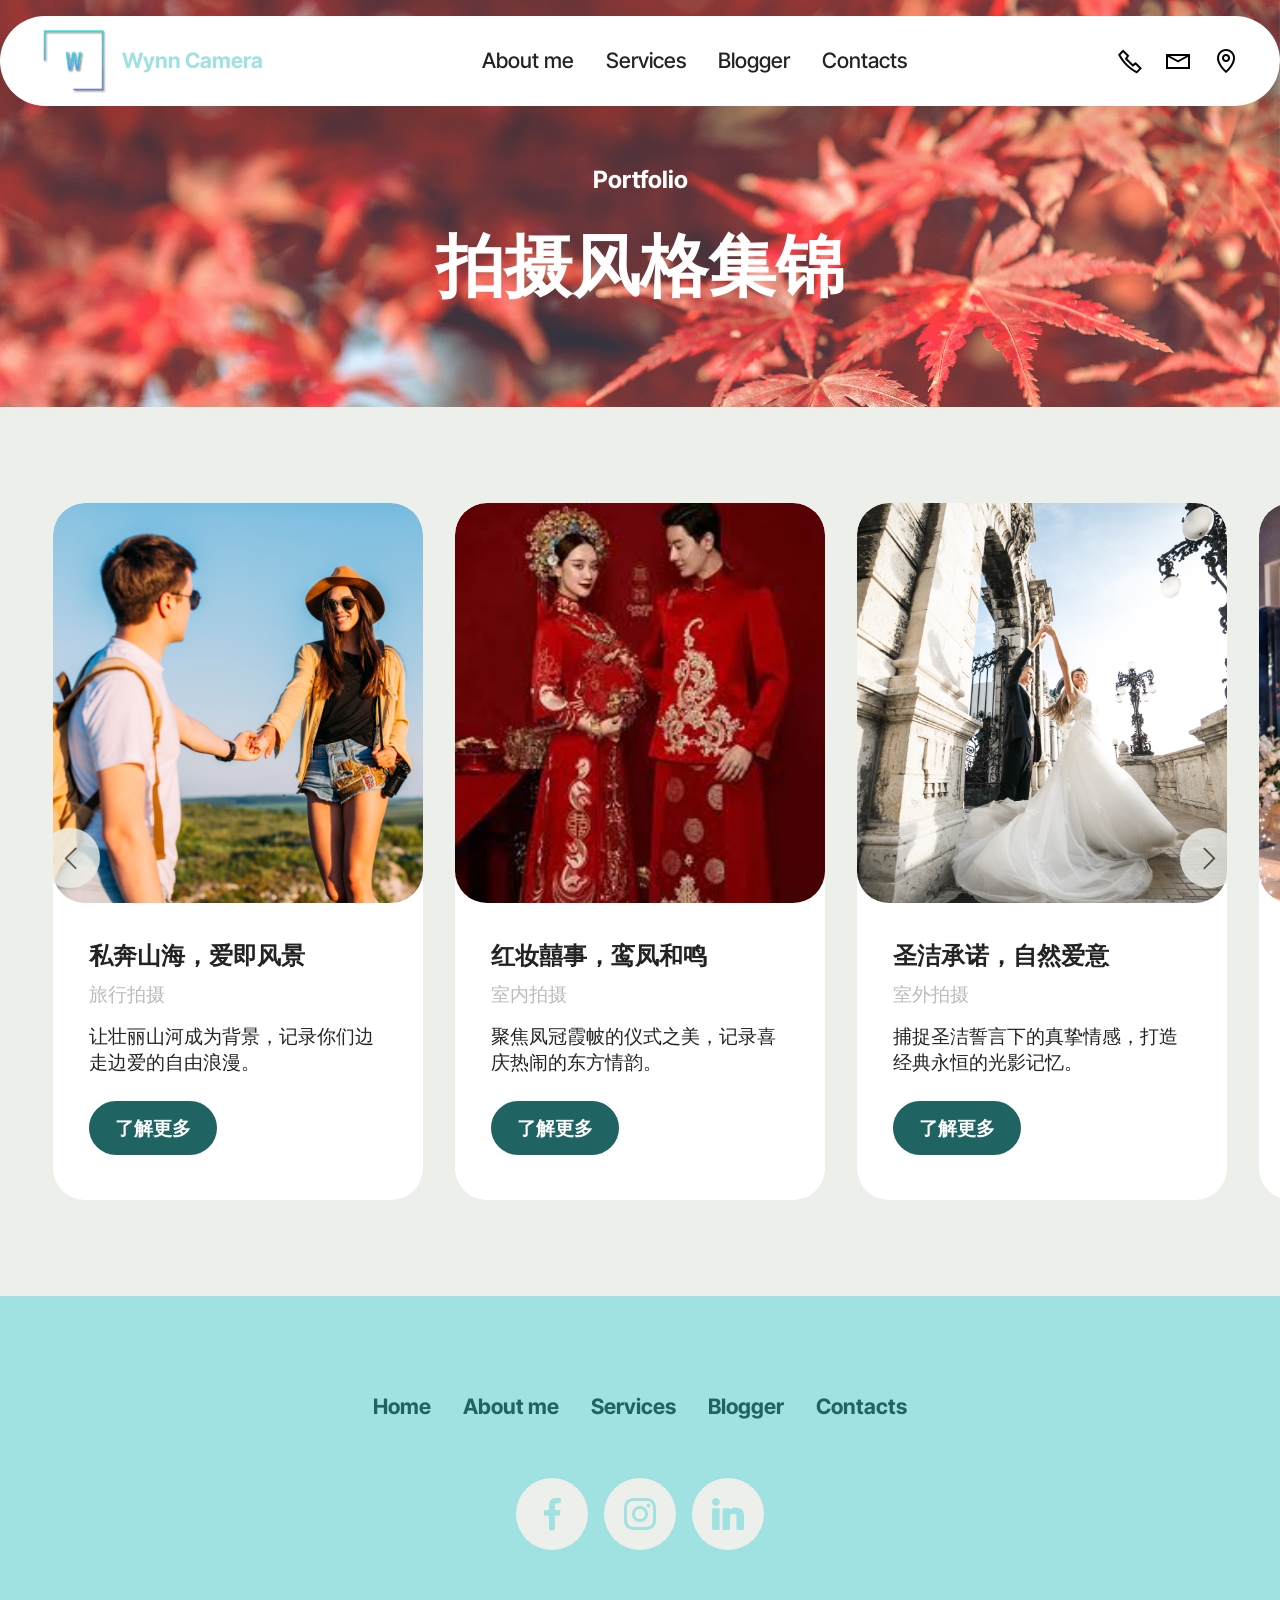
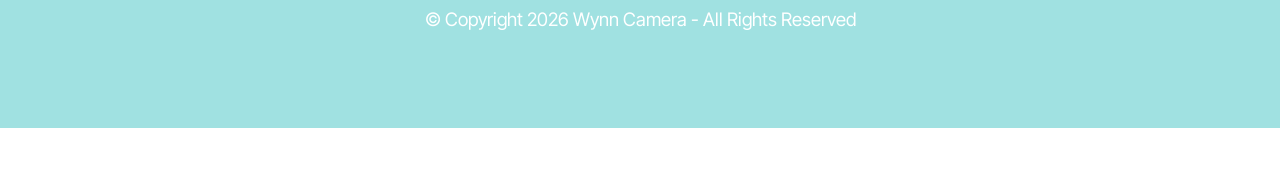
<file: blogger.html>
<!DOCTYPE html>
<html  >
<head>
  <!-- Site made with Mobirise Website Builder v6.0.6, https://mobirise.com -->
  <meta charset="UTF-8">
  <meta http-equiv="X-UA-Compatible" content="IE=edge">
  <meta name="generator" content="Mobirise v6.0.6, mobirise.com">
  <meta name="twitter:card" content="summary_large_image"/>
  <meta name="twitter:image:src" content="assets/images/blogger-meta.png">
  <meta property="og:image" content="assets/images/blogger-meta.png">
  <meta name="twitter:title" content="Blogger">
  <meta name="viewport" content="width=device-width, initial-scale=1, minimum-scale=1">
  <link rel="shortcut icon" href="assets/images/picture1-96x95.png" type="image/x-icon">
  <meta name="description" content="【欢迎来到我的视觉日记本】

这里是[你的名字]的摄影博客，一个用光影书写故事的角落。

于我而言，摄影是一场关于"发现"的旅程——发现每个人独特的美，发现每个家庭温暖的纽带，发现爱情最动人的瞬间。在这个空间里，我用镜头记录下这些真实的情感流动，将刹那定格为永恒的诗篇。

在这里，您将看到：

🎭 多种风格的视觉叙事
从经典浪漫的西式婚礼，到韵味悠长的新中式风格；从充满张力的个人肖像，到温暖治愈的家庭纪实——每一种情感，都值得被独特诠释。

📖 深入背后的创作故事
每组作品背后，都藏着一段独特的故事。我会在这里分享拍摄背后的灵感、与主人公的相遇，以及如何用影像为每个瞬间赋予更深的意义。

💡 真诚实用的摄影建议
除了作品展示，我也乐于分享实用的拍摄小技巧、造型建议和心情准备指南，希望能为您未来的拍摄带来灵感。

感谢您驻足于此。期待能通过我的镜头，为您讲述更多动人的故事。">
  
  
  <title>Blogger</title>
  <link rel="stylesheet" href="assets/web/assets/mobirise-icons2/mobirise2.css">
  <link rel="stylesheet" href="assets/bootstrap/css/bootstrap.min.css">
  <link rel="stylesheet" href="assets/bootstrap/css/bootstrap-grid.min.css">
  <link rel="stylesheet" href="assets/bootstrap/css/bootstrap-reboot.min.css">
  <link rel="stylesheet" href="assets/parallax/jarallax.css">
  <link rel="stylesheet" href="assets/animatecss/animate.css">
  <link rel="stylesheet" href="assets/dropdown/css/style.css">
  <link rel="stylesheet" href="assets/socicon/css/styles.css">
  <link rel="stylesheet" href="assets/theme/css/style.css">
  <link rel="preload" href="https://fonts.googleapis.com/css?family=Inter+Tight:100,200,300,400,500,600,700,800,900,100i,200i,300i,400i,500i,600i,700i,800i,900i&display=swap" as="style" onload="this.onload=null;this.rel='stylesheet'">
  <noscript><link rel="stylesheet" href="https://fonts.googleapis.com/css?family=Inter+Tight:100,200,300,400,500,600,700,800,900,100i,200i,300i,400i,500i,600i,700i,800i,900i&display=swap"></noscript>
  <link rel="preload" as="style" href="assets/mobirise/css/mbr-additional.css?v=eEL4jP"><link rel="stylesheet" href="assets/mobirise/css/mbr-additional.css?v=eEL4jP" type="text/css">

  
  
  
</head>
<body>
  
  <section data-bs-version="5.1" class="menu menu2 cid-uWyZ0Zr5qA" once="menu" id="menu02-m">
	

	<nav class="navbar navbar-dropdown navbar-fixed-top navbar-expand-lg">
		<div class="container">
			<div class="navbar-brand">
				<span class="navbar-logo">
					<a href="index.html">
						<img src="assets/images/picture1-96x95.png" alt="Mobirise Website Builder" style="height: 4rem;">
					</a>
				</span>
				<span class="navbar-caption-wrap"><a class="navbar-caption text-warning text-primary display-4" href="index.html">Wynn Camera</a></span>
			</div>
			<button class="navbar-toggler" type="button" data-toggle="collapse" data-bs-toggle="collapse" data-target="#navbarSupportedContent" data-bs-target="#navbarSupportedContent" aria-controls="navbarNavAltMarkup" aria-expanded="false" aria-label="Toggle navigation">
				<div class="hamburger">
					<span></span>
					<span></span>
					<span></span>
					<span></span>
				</div>
			</button>
			<div class="collapse navbar-collapse" id="navbarSupportedContent">
				<ul class="navbar-nav nav-dropdown nav-right" data-app-modern-menu="true"><li class="nav-item"><a class="nav-link link text-black text-primary display-4" href="about.html">About me</a></li><li class="nav-item"><a class="nav-link link text-black text-primary display-4" href="services.html">Services</a></li><li class="nav-item">
						<a class="nav-link link text-black text-primary display-4" href="blogger.html" aria-expanded="false">Blogger</a>
					</li>
					
					<li class="nav-item">
						<a class="nav-link link text-black text-primary display-4" href="contact.html">Contacts</a>
					</li></ul>
				<div class="icons-menu">
					<a class="iconfont-wrapper" href="https://mobiri.se">
						<span class="p-2 mbr-iconfont mobi-mbri-phone mobi-mbri"></span>
					</a>
					<a class="iconfont-wrapper" href="https://mobiri.se">
						<span class="p-2 mbr-iconfont mobi-mbri-letter mobi-mbri"></span>
					</a>
					<a class="iconfont-wrapper" href="https://mobiri.se">
						<span class="p-2 mbr-iconfont mobi-mbri-map-pin mobi-mbri"></span>
					</a>
					
				</div>
				
			</div>
		</div>
	</nav>
</section>

<section data-bs-version="5.1" class="article11 cid-uWCsRMBgoz mbr-parallax-background" id="article11-18">
    

    
    <div class="mbr-overlay" style="opacity: 0.2; background-color: rgb(255, 255, 255);">
    </div>
    <div class="container">
        <div class="row justify-content-center">
            <div class="title col-md-12 col-lg-10">
                <h3 class="mbr-section-title mbr-fonts-style align-center mt-0 mb-0 display-5">
                <strong><br></strong><br><strong>Portfolio</strong></h3>
                <h4 class="mbr-section-subtitle align-center mbr-fonts-style mt-4 display-1"><strong>
                拍摄风格集锦</strong></h4>
                
            </div>
        </div>
    </div>
</section>

<section data-bs-version="5.1" class="features017 mbr-embla cid-uWCujsXouU" id="features017-19">
	
	
	<div class="position-relative">
		<div class="container-fluid">
			<div class="row justify-content-center">
				<div class="col-12 content-head">
					
				</div>
			</div>
		</div>

		<div class="embla" data-skip-snaps="true" data-align="center" data-contain-scroll="trimSnaps" data-loop="true" data-auto-play="true" data-auto-play-interval="5" data-draggable="true">
			<div class="embla__viewport container-fluid">
				<div class="embla__container">
					<div class="embla__slide slider-image item active" style="margin-left: 1rem; margin-right: 1rem;">
						<div class="slide-content">
							<div class="item-img">
								<div class="item-wrapper">
									<img src="assets/images/download.jpg" alt="Mobirise Website Builder" title="" data-slide-to="0" data-bs-slide-to="0">
								</div>
							</div>
							<div class="item-content">
								<h5 class="item-title mbr-fonts-style display-5">
									<strong>红妆囍事，鸾凤和鸣</strong>
								</h5>
								<h6 class="item-subtitle mbr-fonts-style mt-1 display-7">室内拍摄</h6>
								<p class="mbr-text mbr-fonts-style mt-3 display-7">聚焦凤冠霞帔的仪式之美，记录喜庆热闹的东方情韵。
								</p>
							</div>

							<div class="mbr-section-btn item-footer mt-2"><a href="" class="btn item-btn btn-primary display-7" target="_blank">了解更多</a></div>
						</div>
					</div><div class="embla__slide slider-image item" style="margin-left: 1rem; margin-right: 1rem;">
						<div class="slide-content">
							<div class="item-img">
								<div class="item-wrapper">
									<img src="assets/images/wedding-couple-their-wedding-day-budapest.jpg" alt="Mobirise Website Builder" title="" data-slide-to="1" data-bs-slide-to="1">
								</div>
							</div>
							<div class="item-content">
								<h5 class="item-title mbr-fonts-style display-5">
									<strong>圣洁承诺，自然爱意</strong>
								</h5>
								<h6 class="item-subtitle mbr-fonts-style mt-1 display-7">
									室外拍摄</h6>
								<p class="mbr-text mbr-fonts-style mt-3 display-7">
									捕捉圣洁誓言下的真挚情感，打造经典永恒的光影记忆。
								</p>
							</div>
							<div class="mbr-section-btn item-footer mt-2"><a href="" class="btn item-btn btn-primary display-7" target="_blank">了解更多</a></div>
						</div>
					</div>
					
					<div class="embla__slide slider-image item" style="margin-left: 1rem; margin-right: 1rem;">
						<div class="slide-content">
							<div class="item-img">
								<div class="item-wrapper">
									<img src="assets/images/1.jpg" alt="Mobirise Website Builder" title="" data-slide-to="3" data-bs-slide-to="3">
								</div>
							</div>
							<div class="item-content">
								<h5 class="item-title mbr-fonts-style display-5">
									<strong>真情实录，瞬息永恒</strong>
								</h5>
								<h6 class="item-subtitle mbr-fonts-style mt-1 display-7">现场跟拍</h6>
								<p class="mbr-text mbr-fonts-style mt-3 display-7">
									无声捕捉婚礼上每一个笑与泪的真实瞬间。
								</p>
							</div>
							<div class="mbr-section-btn item-footer mt-2"><a href="" class="btn item-btn btn-primary display-7" target="_blank">了解更多</a></div>
						</div>
					</div>
					<div class="embla__slide slider-image item" style="margin-left: 1rem; margin-right: 1rem;">
						<div class="slide-content">
							<div class="item-img">
								<div class="item-wrapper">
									<img src="assets/images/happy-extended-asian-family-spending-time-together.jpg" alt="Mobirise Website Builder" title="" data-slide-to="4" data-bs-slide-to="4">
								</div>
							</div>
							<div class="item-content">
								<h5 class="item-title mbr-fonts-style display-5">
									<strong>温暖相伴，时光印记</strong>
								</h5>
								<h6 class="item-subtitle mbr-fonts-style mt-1 display-7">
									室内拍摄</h6>
								<p class="mbr-text mbr-fonts-style mt-3 display-7">
									在自然互动中，封存家庭最温暖的亲密时光。
								</p>
							</div>
							<div class="mbr-section-btn item-footer mt-2"><a href="" class="btn item-btn btn-primary display-7" target="_blank">了解更多</a></div>
						</div>
					</div>
					<div class="embla__slide slider-image item" style="margin-left: 1rem; margin-right: 1rem;">
						<div class="slide-content">
							<div class="item-img">
								<div class="item-wrapper">
									<img src="assets/images/asian-woman-covered-plastic-holding-bouquet-flowers.jpg" alt="Mobirise Website Builder" title="" data-slide-to="5" data-bs-slide-to="5">
								</div>
							</div>
							<div class="item-content">
								<h5 class="item-title mbr-fonts-style display-5">
									<strong>解读真我，专属叙事</strong>
								</h5>
								<h6 class="item-subtitle mbr-fonts-style mt-1 display-7">
									室内拍摄</h6>
								<p class="mbr-text mbr-fonts-style mt-3 display-7">
									为你量身定制，镜头只讲述你独一无二的故事。
								</p>
							</div>
							<div class="mbr-section-btn item-footer mt-2"><a href="" class="btn item-btn btn-primary display-7" target="_blank">了解更多</a></div>
						</div>
					</div>
					<div class="embla__slide slider-image item" style="margin-left: 1rem; margin-right: 1rem;">
						<div class="slide-content">
							<div class="item-img">
								<div class="item-wrapper">
									<img src="assets/images/portrait-young-loving-couple.jpg" alt="Mobirise Website Builder" title="" data-slide-to="6" data-bs-slide-to="6">
								</div>
							</div>
							<div class="item-content">
								<h5 class="item-title mbr-fonts-style display-5">
									<strong>私奔山海，爱即风景</strong>
								</h5>
								<h6 class="item-subtitle mbr-fonts-style mt-1 display-7">
									旅行拍摄</h6>
								<p class="mbr-text mbr-fonts-style mt-3 display-7">
									让壮丽山河成为背景，记录你们边走边爱的自由浪漫。
								</p>
							</div>
							<div class="mbr-section-btn item-footer mt-2"><a href="" class="btn item-btn btn-primary display-7" target="_blank">了解更多</a></div>
						</div>
					</div>
					
					
				</div>
			</div>
			<button class="embla__button embla__button--prev">
				<span class="mobi-mbri mobi-mbri-arrow-prev mbr-iconfont" aria-hidden="true"></span>
				<span class="sr-only visually-hidden visually-hidden visually-hidden">Previous</span>
			</button>
			<button class="embla__button embla__button--next">
				<span class="mobi-mbri mobi-mbri-arrow-next mbr-iconfont" aria-hidden="true"></span>
				<span class="sr-only visually-hidden visually-hidden visually-hidden">Next</span>
			</button>
		</div>
	</div>
</section>

<section data-bs-version="5.1" class="footer3 cid-uWEtRODlSh" once="footers" id="footer03-1q">

        

    

    <div class="container">
        <div class="row">
            <div class="row-links">
                <ul class="header-menu">
                  
                  
                  
                  
                <li class="header-menu-item mbr-fonts-style display-4"><a href="index.html" class="text-primary"><strong>Home</strong></a></li><li class="header-menu-item mbr-fonts-style display-4"><a href="about.html" class="text-primary"><strong>About me</strong></a></li><li class="header-menu-item mbr-fonts-style display-4"><a href="services.html" class="text-primary"><strong>Services</strong></a></li><li class="header-menu-item mbr-fonts-style display-4"><a href="blogger.html" class="text-primary"><strong>Blogger</strong></a></li><li class="header-menu-item mbr-fonts-style display-4"><a href="contact.html" class="text-primary"><strong>Contacts</strong></a></li></ul>
              </div>

            <div class="col-12 mt-4">
                <div class="social-row">
                    <div class="soc-item">
                        <a href="https://mobiri.se/" target="_blank">
                            <span class="mbr-iconfont socicon socicon-facebook display-7"></span>
                        </a>
                    </div>
                    <div class="soc-item">
                        <a href="https://mobiri.se/" target="_blank">
                            <span class="mbr-iconfont socicon-instagram socicon"></span>
                        </a>
                    </div>
                    <div class="soc-item">
                        <a href="https://mobiri.se/" target="_blank">
                            <span class="mbr-iconfont socicon-linkedin socicon"></span>
                        </a>
                    </div>
                    
                    
                </div>
            </div>
            <div class="col-12 mt-5">
                <p class="mbr-fonts-style copyright display-7">
                    © Copyright 2026 Wynn Camera - All Rights Reserved
                </p>
            </div>
        </div>
    </div>
</section><section class="display-7" style="padding: 0;align-items: center;justify-content: center;flex-wrap: wrap;    align-content: center;display: flex;position: relative;height: 4rem;"><a href="https://mobiri.se/4191518" style="flex: 1 1;height: 4rem;position: absolute;width: 100%;z-index: 1;"><img alt="" style="height: 4rem;" src="[data-uri]"></a><p style="margin: 0;text-align: center;" class="display-7">&#8204;</p><a style="z-index:1" href="https://mobirise.com/builder/ai-website-generator.html">AI Website Generator</a></section><script src="assets/bootstrap/js/bootstrap.bundle.min.js"></script>  <script src="assets/parallax/jarallax.js"></script>  <script src="assets/smoothscroll/smooth-scroll.js"></script>  <script src="assets/ytplayer/index.js"></script>  <script src="assets/dropdown/js/navbar-dropdown.js"></script>  <script src="assets/embla/embla.min.js"></script>  <script src="assets/embla/script.js"></script>  <script src="assets/theme/js/script.js"></script>  
  
  
 <div id="scrollToTop" class="scrollToTop mbr-arrow-up"><a style="text-align: center;"><i class="mbr-arrow-up-icon mbr-arrow-up-icon-cm cm-icon cm-icon-smallarrow-up"></i></a></div>
    <input name="animation" type="hidden">
  </body>
</html>
</file>
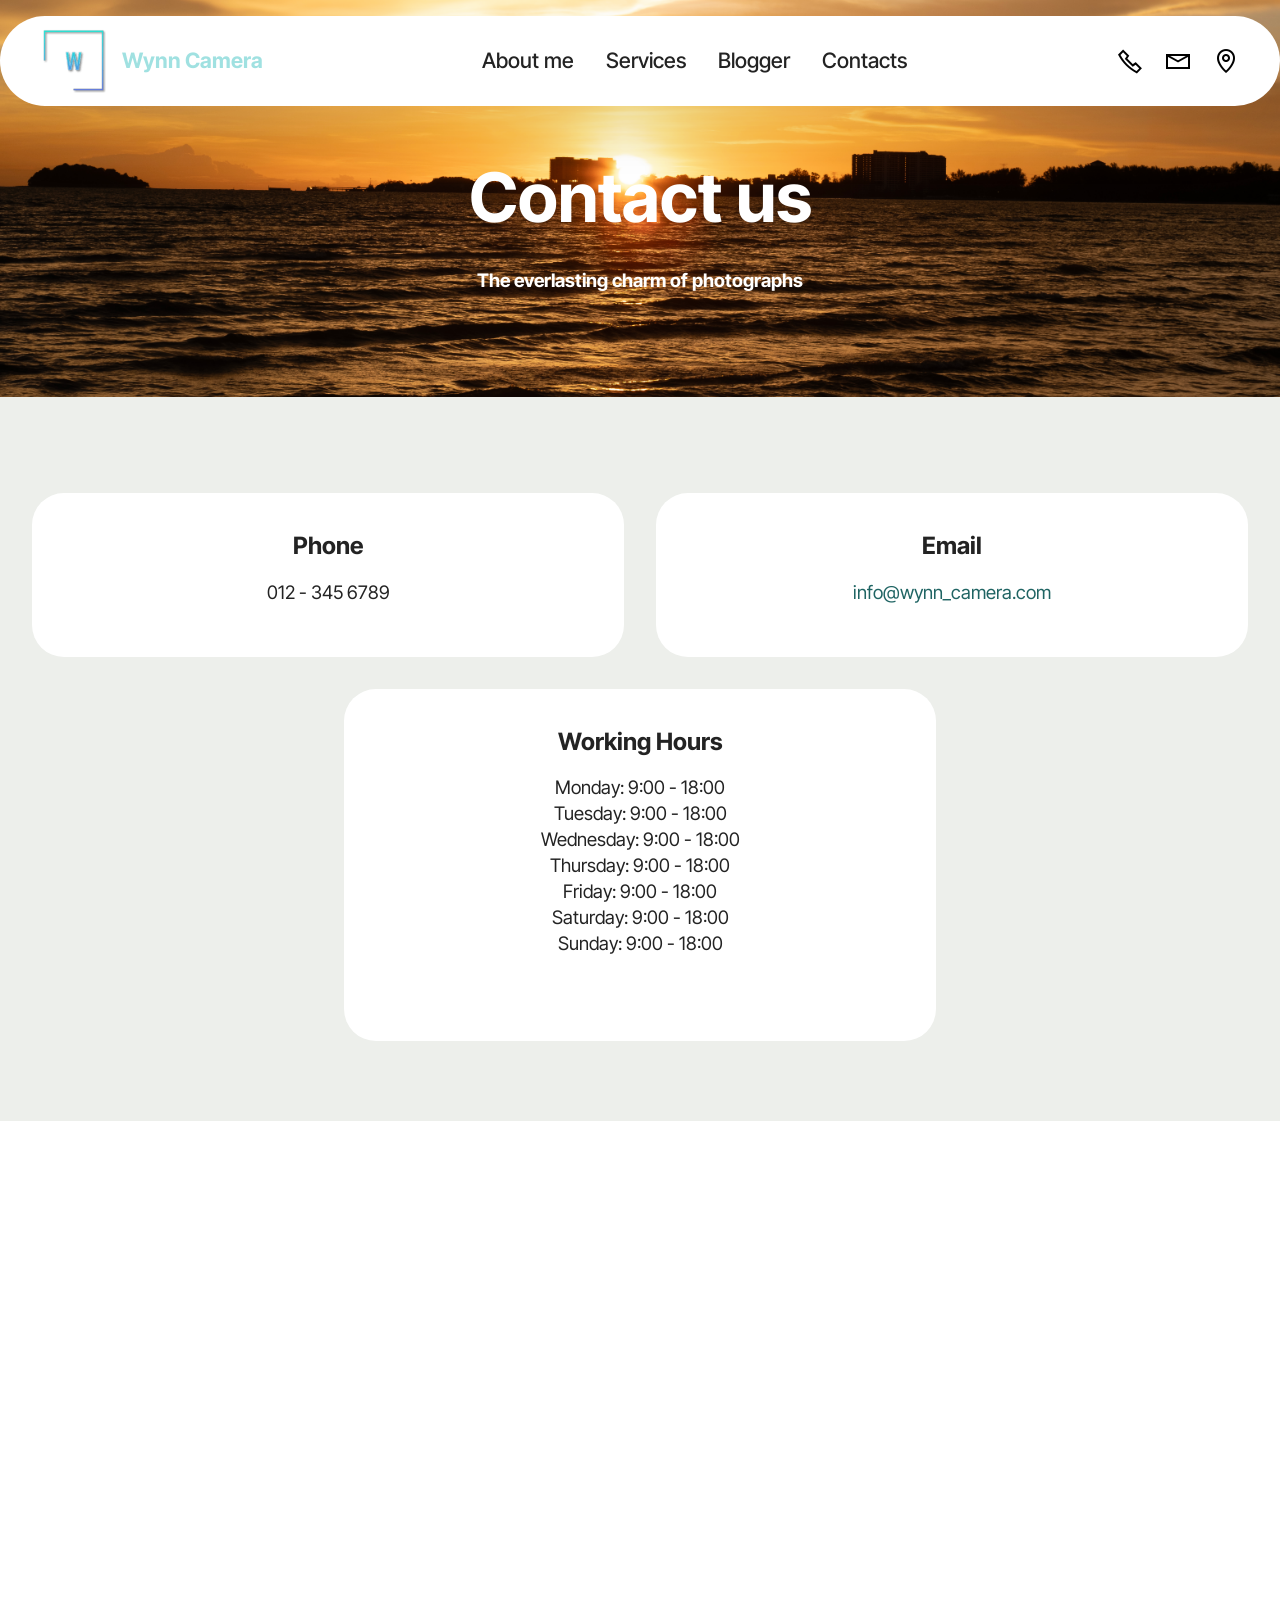
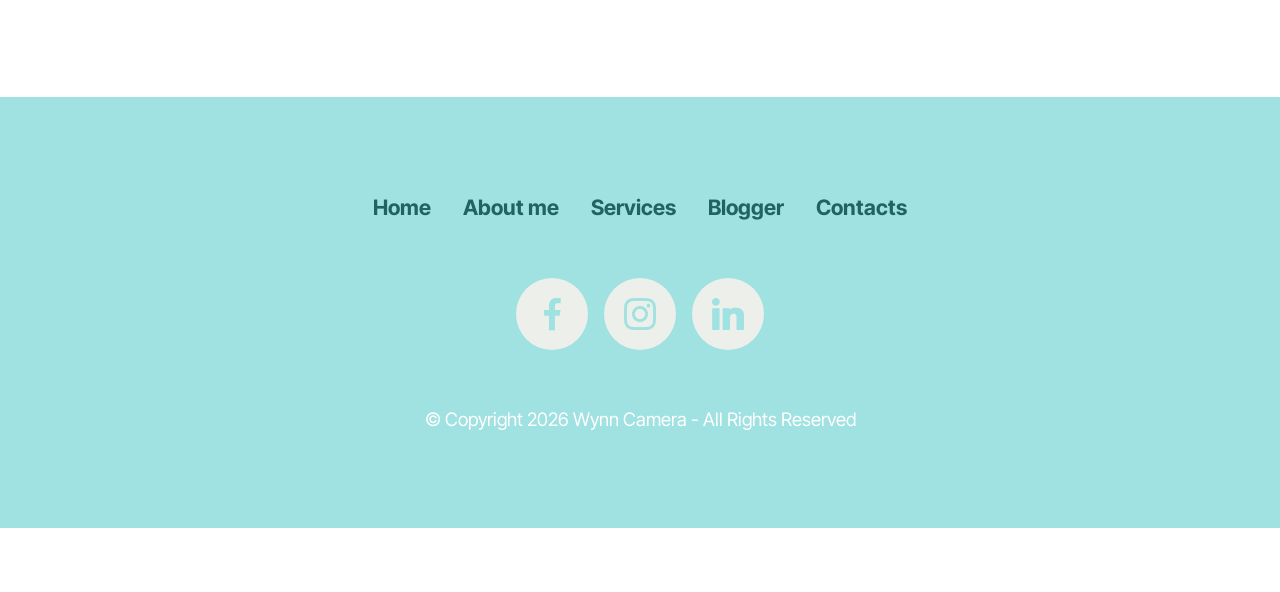
<file: contact.html>
<!DOCTYPE html>
<html  >
<head>
  <!-- Site made with Mobirise Website Builder v6.0.6, https://mobirise.com -->
  <meta charset="UTF-8">
  <meta http-equiv="X-UA-Compatible" content="IE=edge">
  <meta name="generator" content="Mobirise v6.0.6, mobirise.com">
  <meta name="twitter:card" content="summary_large_image"/>
  <meta name="twitter:image:src" content="assets/images/contact-meta.png">
  <meta property="og:image" content="assets/images/contact-meta.png">
  <meta name="twitter:title" content="Contact">
  <meta name="viewport" content="width=device-width, initial-scale=1, minimum-scale=1">
  <link rel="shortcut icon" href="assets/images/picture1-96x95.png" type="image/x-icon">
  <meta name="description" content="【让我为您记录下一个美好故事】

我是[你的名字]，一个用镜头捕捉情感的摄影师。如果您正在寻找能为您珍藏珍贵时刻的伙伴，让我们开始对话吧。

每当收到新的咨询，我都怀着欣喜与期待。因为我知道，这又将是一个独特故事的开始。也许您正在筹备人生中最重要的婚礼日，想要保存那些转瞬即逝的感动瞬间；或许您希望为成长中的家人留下温暖的影像记忆；抑或是想要为自己记录下某个特别阶段的模样。

请相信，我会以最大的诚意与专业，倾听您的每一个想法与需求。从初次沟通到拍摄完成，我将全程亲自为您服务，确保每个细节都能完美呈现。">
  
  
  <title>Contact</title>
  <link rel="stylesheet" href="assets/web/assets/mobirise-icons2/mobirise2.css">
  <link rel="stylesheet" href="assets/bootstrap/css/bootstrap.min.css">
  <link rel="stylesheet" href="assets/bootstrap/css/bootstrap-grid.min.css">
  <link rel="stylesheet" href="assets/bootstrap/css/bootstrap-reboot.min.css">
  <link rel="stylesheet" href="assets/animatecss/animate.css">
  <link rel="stylesheet" href="assets/dropdown/css/style.css">
  <link rel="stylesheet" href="assets/socicon/css/styles.css">
  <link rel="stylesheet" href="assets/theme/css/style.css">
  <link rel="preload" href="https://fonts.googleapis.com/css?family=Inter+Tight:100,200,300,400,500,600,700,800,900,100i,200i,300i,400i,500i,600i,700i,800i,900i&display=swap" as="style" onload="this.onload=null;this.rel='stylesheet'">
  <noscript><link rel="stylesheet" href="https://fonts.googleapis.com/css?family=Inter+Tight:100,200,300,400,500,600,700,800,900,100i,200i,300i,400i,500i,600i,700i,800i,900i&display=swap"></noscript>
  <link rel="preload" as="style" href="assets/mobirise/css/mbr-additional.css?v=LEdPrn"><link rel="stylesheet" href="assets/mobirise/css/mbr-additional.css?v=LEdPrn" type="text/css">

  
  
  
</head>
<body>
  
  <section data-bs-version="5.1" class="menu menu2 cid-uWyZ0Zr5qA" once="menu" id="menu02-m">
	

	<nav class="navbar navbar-dropdown navbar-fixed-top navbar-expand-lg">
		<div class="container">
			<div class="navbar-brand">
				<span class="navbar-logo">
					<a href="index.html">
						<img src="assets/images/picture1-96x95.png" alt="Mobirise Website Builder" style="height: 4rem;">
					</a>
				</span>
				<span class="navbar-caption-wrap"><a class="navbar-caption text-warning text-primary display-4" href="index.html">Wynn Camera</a></span>
			</div>
			<button class="navbar-toggler" type="button" data-toggle="collapse" data-bs-toggle="collapse" data-target="#navbarSupportedContent" data-bs-target="#navbarSupportedContent" aria-controls="navbarNavAltMarkup" aria-expanded="false" aria-label="Toggle navigation">
				<div class="hamburger">
					<span></span>
					<span></span>
					<span></span>
					<span></span>
				</div>
			</button>
			<div class="collapse navbar-collapse" id="navbarSupportedContent">
				<ul class="navbar-nav nav-dropdown nav-right" data-app-modern-menu="true"><li class="nav-item"><a class="nav-link link text-black text-primary display-4" href="about.html">About me</a></li><li class="nav-item"><a class="nav-link link text-black text-primary display-4" href="services.html">Services</a></li><li class="nav-item">
						<a class="nav-link link text-black text-primary display-4" href="blogger.html" aria-expanded="false">Blogger</a>
					</li>
					
					<li class="nav-item">
						<a class="nav-link link text-black text-primary display-4" href="contact.html">Contacts</a>
					</li></ul>
				<div class="icons-menu">
					<a class="iconfont-wrapper" href="https://mobiri.se">
						<span class="p-2 mbr-iconfont mobi-mbri-phone mobi-mbri"></span>
					</a>
					<a class="iconfont-wrapper" href="https://mobiri.se">
						<span class="p-2 mbr-iconfont mobi-mbri-letter mobi-mbri"></span>
					</a>
					<a class="iconfont-wrapper" href="https://mobiri.se">
						<span class="p-2 mbr-iconfont mobi-mbri-map-pin mobi-mbri"></span>
					</a>
					
				</div>
				
			</div>
		</div>
	</nav>
</section>

<section data-bs-version="5.1" class="article11 cid-uWCjhxktPH" id="article11-13">
    

    
    
    <div class="container">
        <div class="row justify-content-center">
            <div class="title col-md-12 col-lg-12">
                <h3 class="mbr-section-title mbr-fonts-style align-center mt-0 mb-0 display-1">
                <strong>Contact us</strong></h3>
                <h4 class="mbr-section-subtitle align-center mbr-fonts-style mt-4 display-7"><strong>
                The everlasting charm of photographs
                </strong></h4>
                
            </div>
        </div>
    </div>
</section>

<section data-bs-version="5.1" class="contacts01 cid-uWCjd0GOgi" id="contacts01-12">
    

    
    
    <div class="container">
        <div class="row justify-content-center">
            <div class="col-12 content-head">
                
            </div>
        </div>
        <div class="row">
            <div class="item features-without-image col-12 col-md-6 active">
                <div class="item-wrapper">
                    <div class="text-wrapper">
                        <h6 class="card-title mbr-fonts-style mb-3 display-5">
                            <strong>Phone</strong>
                        </h6>
                        <p class="mbr-text mbr-fonts-style display-7">012 - 345 6789</p>
                    </div>
                </div>
            </div>
            <div class="item features-without-image col-12 col-md-6">
                <div class="item-wrapper">
                    <div class="text-wrapper">
                        <h6 class="card-title mbr-fonts-style mb-3 display-5">
                            <strong>Email</strong>
                        </h6>
                        <p class="mbr-text mbr-fonts-style display-7">
                            <a href="mailto:info@site.com" class="text-primary">info@wynn_camera.com</a>
                        </p>
                    </div>
                </div>
            </div>
            
            <div class="item features-without-image col-12 col-md-6">
                <div class="item-wrapper">
                    <div class="text-wrapper">
                        <h6 class="card-title mbr-fonts-style mb-3 display-5">
                            <strong>Working Hours</strong>
                        </h6>
                        <p class="mbr-text mbr-fonts-style display-7">Monday:        9:00 - 18:00
<br>Tuesday:       9:00 - 18:00
<br>Wednesday: 9:00 - 18:00
<br>Thursday:      9:00 - 18:00
<br>Friday:            9:00 - 18:00
<br>Saturday:       9:00 - 18:00
<br>Sunday:         9:00 - 18:00</p><p><br>
                        </p><p></p>
                    </div>
                </div>
            </div>
        </div>
    </div>
</section>

<section data-bs-version="5.1" class="map1 cid-uWCkftcESZ" id="map01-15">
	
	
	
	<div class="container">
		<div class="row justify-content-center">
			<div class="col-12 content-head">
				
			</div>
		</div>
		<div class="google-map"><iframe frameborder="0" style="border:0" src="https://www.google.com/maps/embed?pb=!1m18!1m12!1m3!1d3984.1172773375106!2d101.69262317497086!3d3.0633029969124577!2m3!1f0!2f0!3f0!3m2!1i1024!2i768!4f13.1!3m3!1m2!1s0x31cc4a8ffab0e183%3A0xe46f13fb4241a396!2sEndah%20Parade!5e0!3m2!1sen!2smy!4v1757742795826!5m2!1sen!2smy" allowfullscreen=""></iframe></div>
	</div>
</section>

<section data-bs-version="5.1" class="footer3 cid-uWEtRODlSh" once="footers" id="footer03-1q">

        

    

    <div class="container">
        <div class="row">
            <div class="row-links">
                <ul class="header-menu">
                  
                  
                  
                  
                <li class="header-menu-item mbr-fonts-style display-4"><a href="index.html" class="text-primary"><strong>Home</strong></a></li><li class="header-menu-item mbr-fonts-style display-4"><a href="about.html" class="text-primary"><strong>About me</strong></a></li><li class="header-menu-item mbr-fonts-style display-4"><a href="services.html" class="text-primary"><strong>Services</strong></a></li><li class="header-menu-item mbr-fonts-style display-4"><a href="blogger.html" class="text-primary"><strong>Blogger</strong></a></li><li class="header-menu-item mbr-fonts-style display-4"><a href="contact.html" class="text-primary"><strong>Contacts</strong></a></li></ul>
              </div>

            <div class="col-12 mt-4">
                <div class="social-row">
                    <div class="soc-item">
                        <a href="https://mobiri.se/" target="_blank">
                            <span class="mbr-iconfont socicon socicon-facebook display-7"></span>
                        </a>
                    </div>
                    <div class="soc-item">
                        <a href="https://mobiri.se/" target="_blank">
                            <span class="mbr-iconfont socicon-instagram socicon"></span>
                        </a>
                    </div>
                    <div class="soc-item">
                        <a href="https://mobiri.se/" target="_blank">
                            <span class="mbr-iconfont socicon-linkedin socicon"></span>
                        </a>
                    </div>
                    
                    
                </div>
            </div>
            <div class="col-12 mt-5">
                <p class="mbr-fonts-style copyright display-7">
                    © Copyright 2026 Wynn Camera - All Rights Reserved
                </p>
            </div>
        </div>
    </div>
</section><section class="display-7" style="padding: 0;align-items: center;justify-content: center;flex-wrap: wrap;    align-content: center;display: flex;position: relative;height: 4rem;"><a href="https://mobiri.se/4191518" style="flex: 1 1;height: 4rem;position: absolute;width: 100%;z-index: 1;"><img alt="" style="height: 4rem;" src="[data-uri]"></a><p style="margin: 0;text-align: center;" class="display-7">&#8204;</p><a style="z-index:1" href="https://mobirise.com/offline-website-builder.html">Offline Website Maker</a></section><script src="assets/bootstrap/js/bootstrap.bundle.min.js"></script>  <script src="assets/smoothscroll/smooth-scroll.js"></script>  <script src="assets/ytplayer/index.js"></script>  <script src="assets/dropdown/js/navbar-dropdown.js"></script>  <script src="assets/theme/js/script.js"></script>  
  
  
 <div id="scrollToTop" class="scrollToTop mbr-arrow-up"><a style="text-align: center;"><i class="mbr-arrow-up-icon mbr-arrow-up-icon-cm cm-icon cm-icon-smallarrow-up"></i></a></div>
    <input name="animation" type="hidden">
  </body>
</html>
</file>
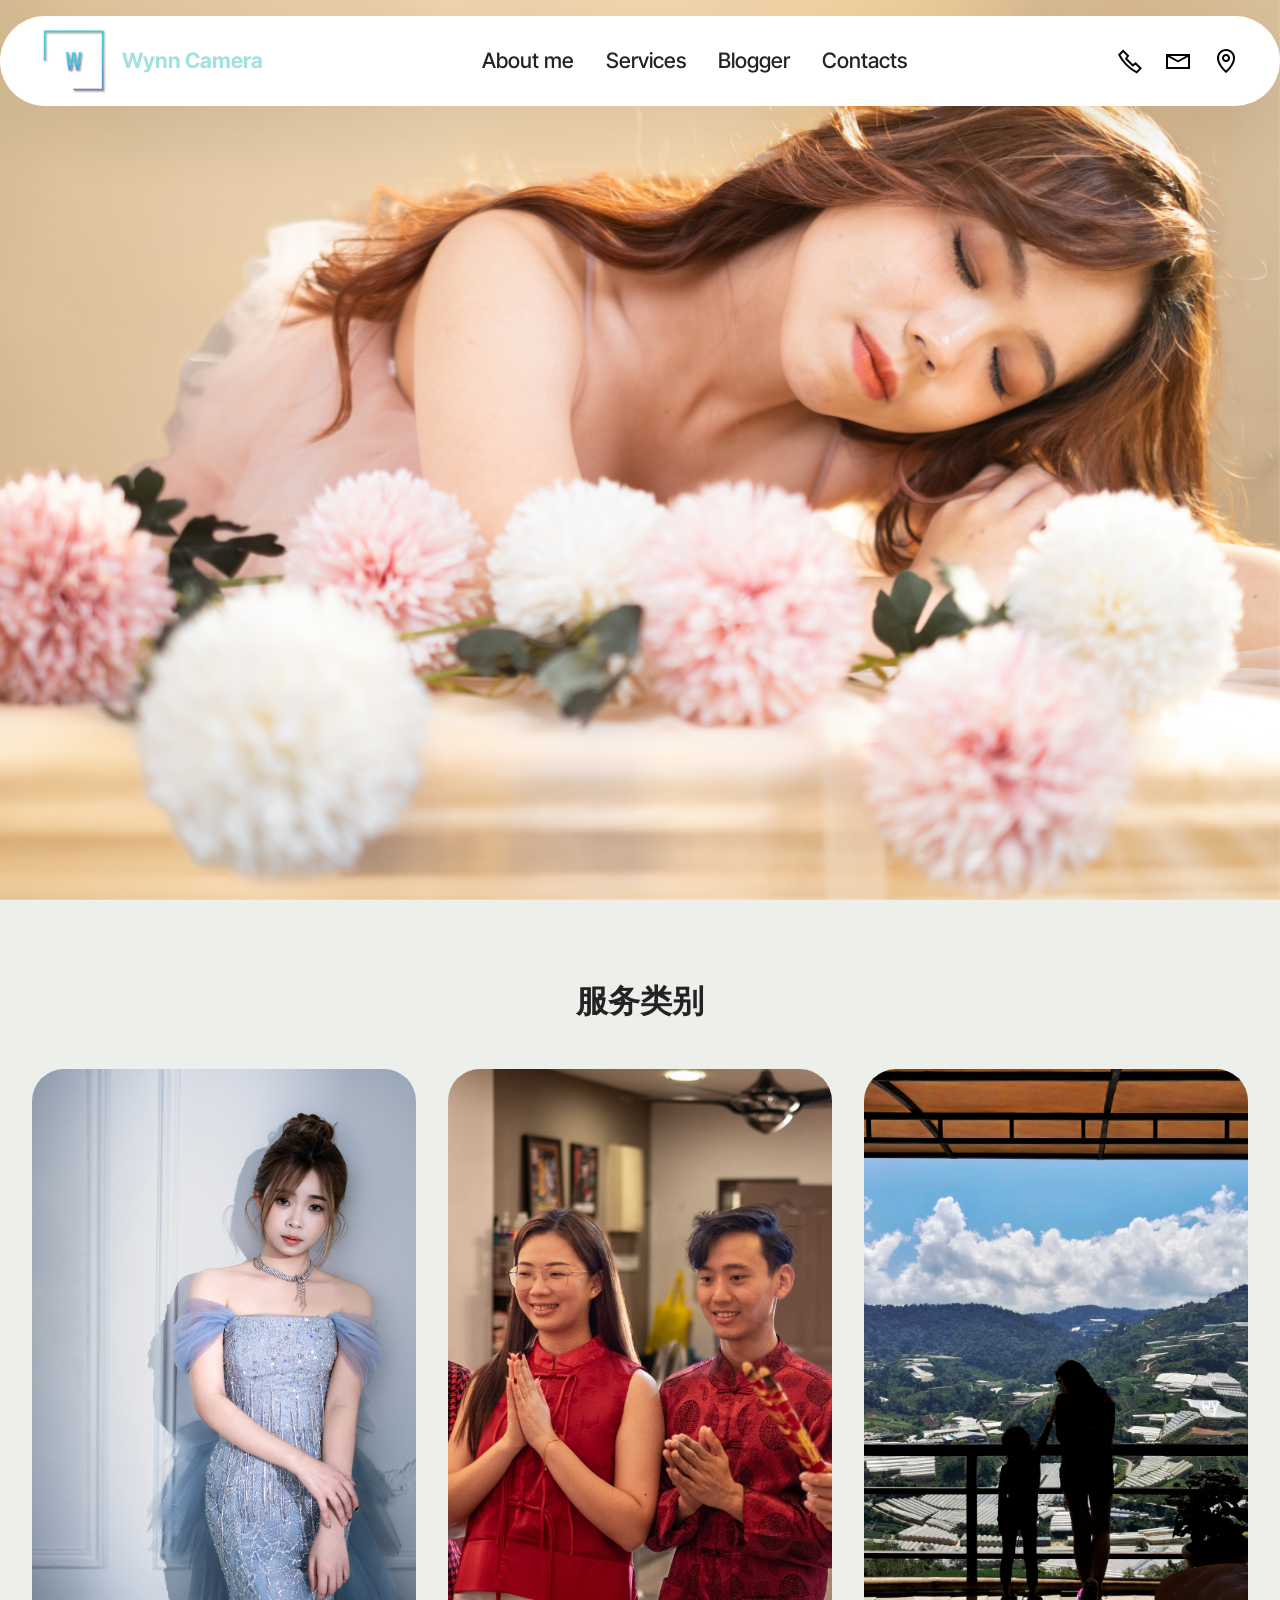
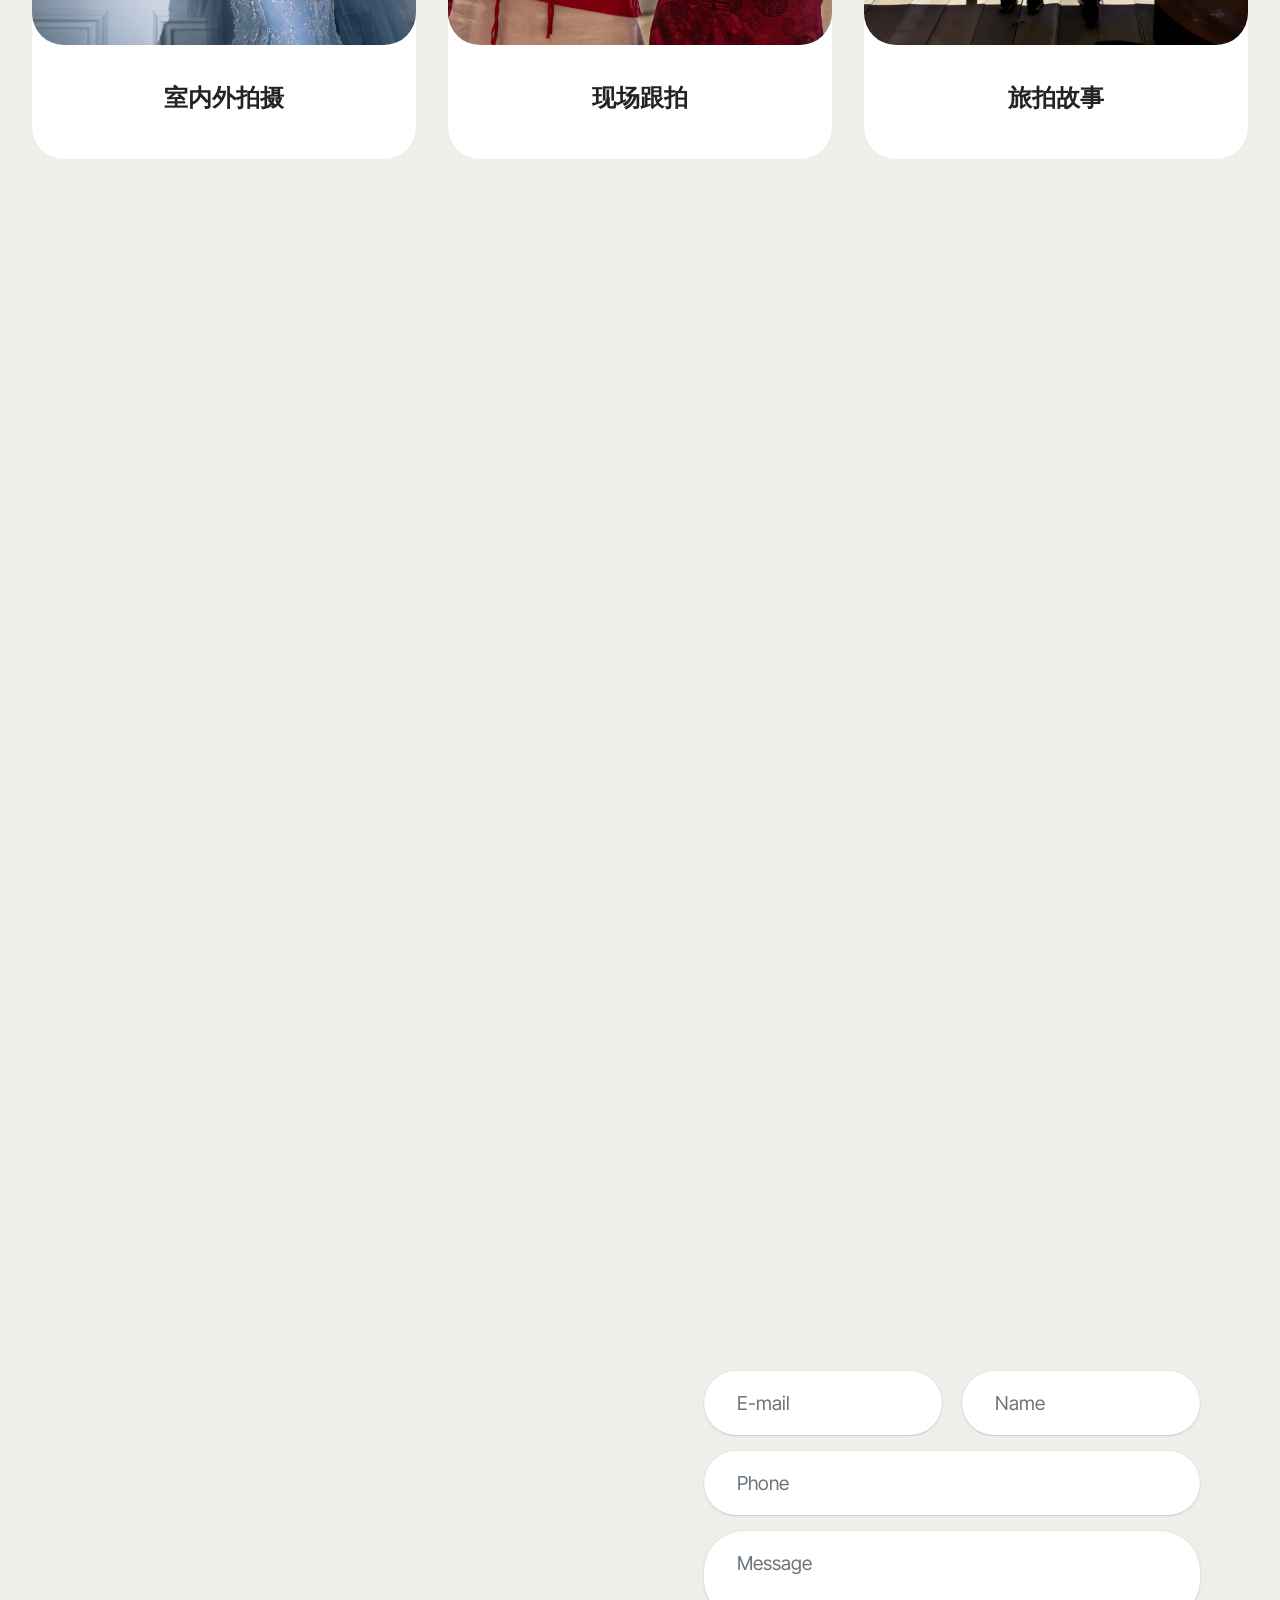
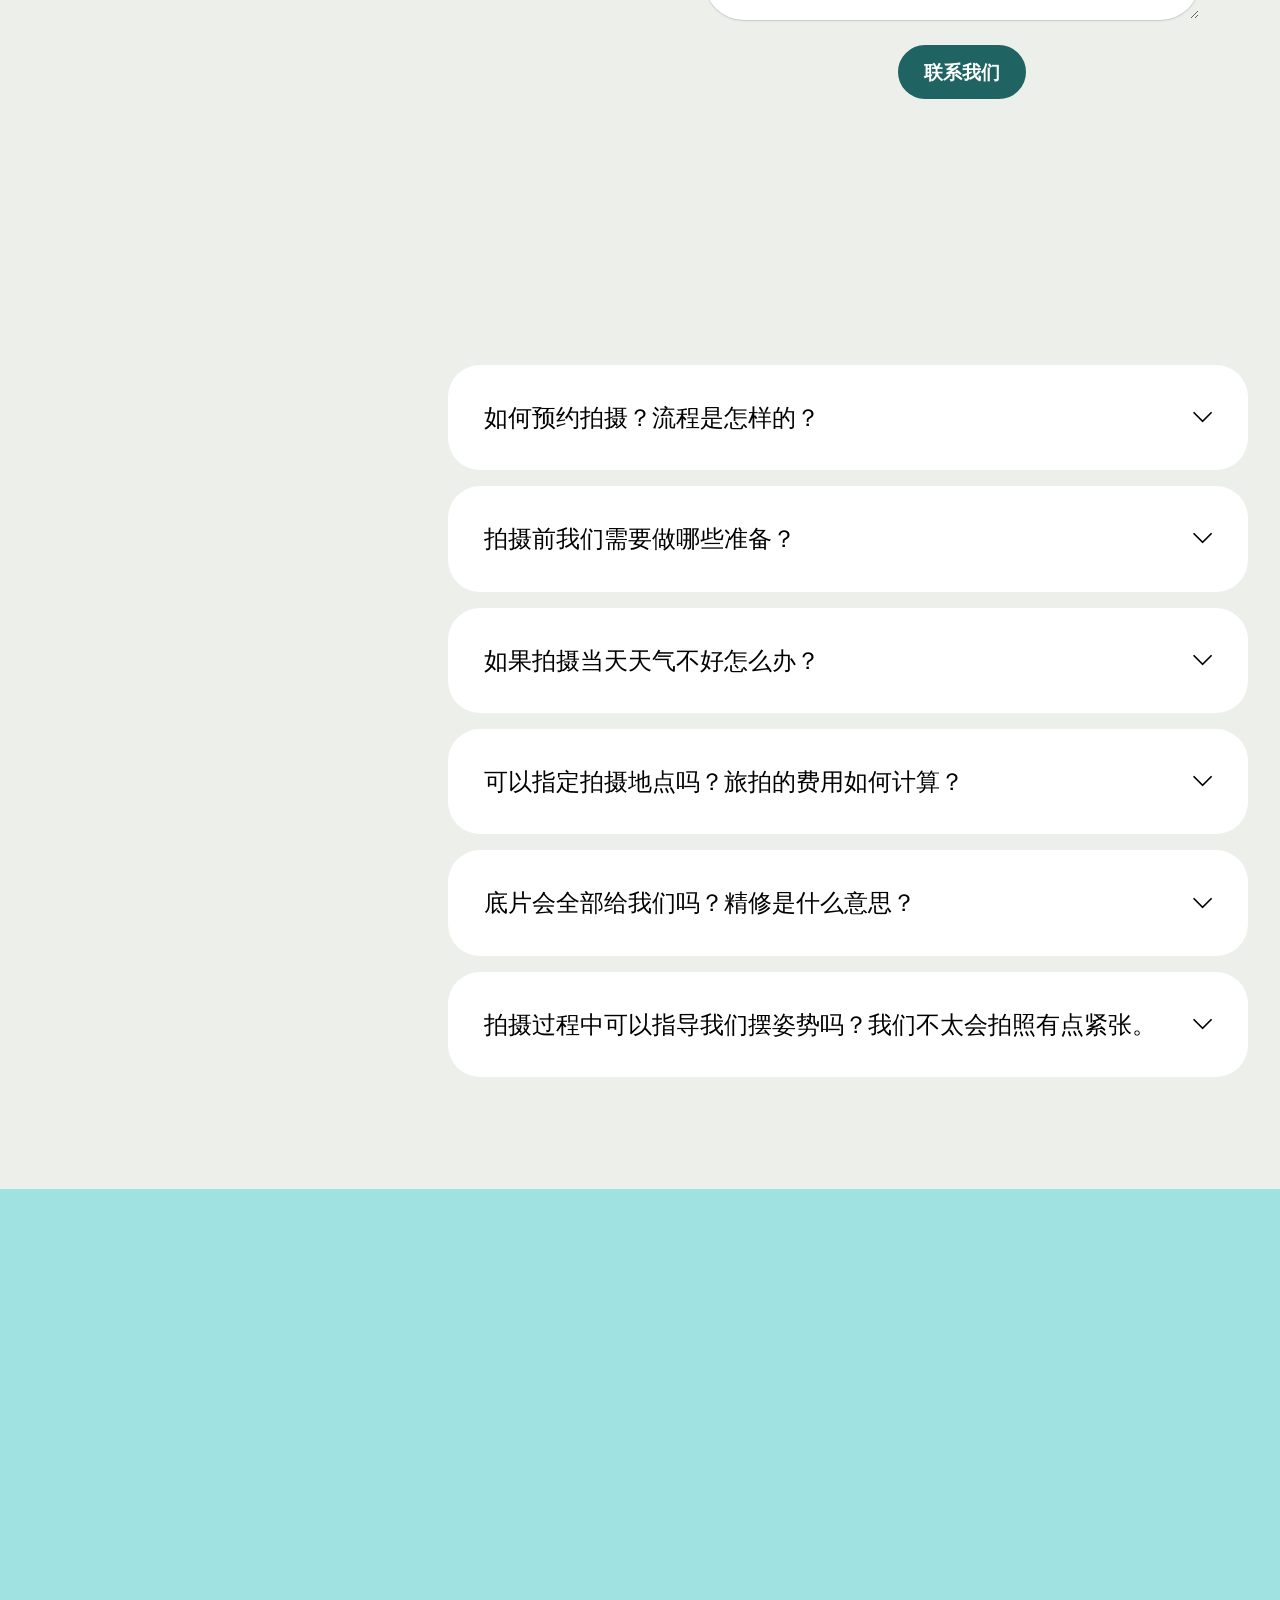
<file: services.html>
<!DOCTYPE html>
<html  >
<head>
  <!-- Site made with Mobirise Website Builder v6.0.6, https://mobirise.com -->
  <meta charset="UTF-8">
  <meta http-equiv="X-UA-Compatible" content="IE=edge">
  <meta name="generator" content="Mobirise v6.0.6, mobirise.com">
  <meta name="twitter:card" content="summary_large_image"/>
  <meta name="twitter:image:src" content="assets/images/services-meta.png">
  <meta property="og:image" content="assets/images/services-meta.png">
  <meta name="twitter:title" content="Services">
  <meta name="viewport" content="width=device-width, initial-scale=1, minimum-scale=1">
  <link rel="shortcut icon" href="assets/images/picture1-96x95.png" type="image/x-icon">
  <meta name="description" content="【用镜头为您书写独一无二的故事】

我是[你的名字]，您专属的影像创作者。专注于通过镜头捕捉生命中那些真挚动人的瞬间，为您打造值得珍藏一生的视觉记忆。

【我的专属服务】

👰 婚纱摄影
记录爱情最美的模样。从室内棚拍到户外旅拍，为您定制充满故事感的婚礼影像。

👨👩👧👦 家庭纪实
捕捉家的温度与欢笑。在自然互动中留存每个家庭成员最真实的情感纽带。

🎭 个人写真
展现独一无二的你。通过个性化策划，打造专属于你的风格大片。

🌍 旅行拍摄
让爱与风景同在。将壮丽山河化作你们爱情的见证，创作充满冒险精神的旅拍故事。

【为什么选择我】

• 全程由我亲自拍摄制作，确保品质如一
• 注重情感捕捉而非刻意摆拍
• 提供从造型建议到场地推荐的全程贴心服务
• 每一张照片都经过精心后期处理

期待与您相遇，用我的镜头为您讲述最动人的故事。">
  
  
  <title>Services</title>
  <link rel="stylesheet" href="assets/web/assets/mobirise-icons2/mobirise2.css">
  <link rel="stylesheet" href="assets/bootstrap/css/bootstrap.min.css">
  <link rel="stylesheet" href="assets/bootstrap/css/bootstrap-grid.min.css">
  <link rel="stylesheet" href="assets/bootstrap/css/bootstrap-reboot.min.css">
  <link rel="stylesheet" href="assets/animatecss/animate.css">
  <link rel="stylesheet" href="assets/dropdown/css/style.css">
  <link rel="stylesheet" href="assets/socicon/css/styles.css">
  <link rel="stylesheet" href="assets/theme/css/style.css">
  <link rel="preload" href="https://fonts.googleapis.com/css?family=Inter+Tight:100,200,300,400,500,600,700,800,900,100i,200i,300i,400i,500i,600i,700i,800i,900i&display=swap" as="style" onload="this.onload=null;this.rel='stylesheet'">
  <noscript><link rel="stylesheet" href="https://fonts.googleapis.com/css?family=Inter+Tight:100,200,300,400,500,600,700,800,900,100i,200i,300i,400i,500i,600i,700i,800i,900i&display=swap"></noscript>
  <link rel="preload" as="style" href="assets/mobirise/css/mbr-additional.css?v=oFQFGU"><link rel="stylesheet" href="assets/mobirise/css/mbr-additional.css?v=oFQFGU" type="text/css">

  
  
  
</head>
<body>
  
  <section data-bs-version="5.1" class="menu menu2 cid-uWyZ0Zr5qA" once="menu" id="menu02-m">
	

	<nav class="navbar navbar-dropdown navbar-fixed-top navbar-expand-lg">
		<div class="container">
			<div class="navbar-brand">
				<span class="navbar-logo">
					<a href="index.html">
						<img src="assets/images/picture1-96x95.png" alt="Mobirise Website Builder" style="height: 4rem;">
					</a>
				</span>
				<span class="navbar-caption-wrap"><a class="navbar-caption text-warning text-primary display-4" href="index.html">Wynn Camera</a></span>
			</div>
			<button class="navbar-toggler" type="button" data-toggle="collapse" data-bs-toggle="collapse" data-target="#navbarSupportedContent" data-bs-target="#navbarSupportedContent" aria-controls="navbarNavAltMarkup" aria-expanded="false" aria-label="Toggle navigation">
				<div class="hamburger">
					<span></span>
					<span></span>
					<span></span>
					<span></span>
				</div>
			</button>
			<div class="collapse navbar-collapse" id="navbarSupportedContent">
				<ul class="navbar-nav nav-dropdown nav-right" data-app-modern-menu="true"><li class="nav-item"><a class="nav-link link text-black text-primary display-4" href="about.html">About me</a></li><li class="nav-item"><a class="nav-link link text-black text-primary display-4" href="services.html">Services</a></li><li class="nav-item">
						<a class="nav-link link text-black text-primary display-4" href="blogger.html" aria-expanded="false">Blogger</a>
					</li>
					
					<li class="nav-item">
						<a class="nav-link link text-black text-primary display-4" href="contact.html">Contacts</a>
					</li></ul>
				<div class="icons-menu">
					<a class="iconfont-wrapper" href="https://mobiri.se">
						<span class="p-2 mbr-iconfont mobi-mbri-phone mobi-mbri"></span>
					</a>
					<a class="iconfont-wrapper" href="https://mobiri.se">
						<span class="p-2 mbr-iconfont mobi-mbri-letter mobi-mbri"></span>
					</a>
					<a class="iconfont-wrapper" href="https://mobiri.se">
						<span class="p-2 mbr-iconfont mobi-mbri-map-pin mobi-mbri"></span>
					</a>
					
				</div>
				
			</div>
		</div>
	</nav>
</section>

<section data-bs-version="5.1" class="slider3 cid-uWCedirTax mbr-fullscreen" id="slider03-x">
    
    <div class="carousel slide carousel-fade" id="uXiG3Ta6Nx" data-ride="carousel" data-bs-ride="carousel" data-interval="5000" data-bs-interval="5000">
        <ol class="carousel-indicators">
            <li data-slide-to="0" data-bs-slide-to="0" class="active" data-target="#uXiG3Ta6Nx" data-bs-target="#uXiG3Ta6Nx"></li><li data-slide-to="1" data-bs-slide-to="1" class="" data-target="#uXiG3Ta6Nx" data-bs-target="#uXiG3Ta6Nx"></li><li data-slide-to="2" data-bs-slide-to="2" class="" data-target="#uXiG3Ta6Nx" data-bs-target="#uXiG3Ta6Nx"></li><li data-slide-to="3" data-bs-slide-to="3" class="" data-target="#uXiG3Ta6Nx" data-bs-target="#uXiG3Ta6Nx"></li>
            
            
        </ol>
        <div class="carousel-inner">
            
            
            <div class="carousel-item slider-image item active">
                <div class="item-wrapper">
                    <img class="d-block w-100" src="assets/images/dscf7204.jpg" alt="Mobirise Website Builder" data-slide-to="1" data-bs-slide-to="1">
                    
                    
                </div>
            </div><div class="carousel-item slider-image item">
                <div class="item-wrapper">
                    <img class="d-block w-100" src="assets/images/dscf6476.jpg" alt="Mobirise Website Builder" data-slide-to="1" data-bs-slide-to="1">
                    
                    
                </div>
            </div><div class="carousel-item slider-image item">
                <div class="item-wrapper">
                    <img class="d-block w-100" src="assets/images/pro-capture-one-41.jpg" alt="Mobirise Website Builder" data-slide-to="2" data-bs-slide-to="2">
                    
                    
                </div>
            </div><div class="carousel-item slider-image item">
                <div class="item-wrapper">
                    <img class="d-block w-100" src="assets/images/dscf6698.jpg" alt="Mobirise Website Builder" data-slide-to="3" data-bs-slide-to="3">
                    
                    
                </div>
            </div>
        </div>
        <a class="carousel-control carousel-control-prev" role="button" data-slide="prev" data-bs-slide="prev" href="#uXiG3Ta6Nx">
            <span class="mobi-mbri mobi-mbri-arrow-prev" aria-hidden="true"></span>
            <span class="sr-only visually-hidden">Previous</span>
        </a>
        <a class="carousel-control carousel-control-next" role="button" data-slide="next" data-bs-slide="next" href="#uXiG3Ta6Nx">
            <span class="mobi-mbri mobi-mbri-arrow-next" aria-hidden="true"></span>
            <span class="sr-only visually-hidden">Next</span>
        </a>
    </div>
</section>

<section data-bs-version="5.1" class="features6 start cid-uWCfbiWEYy" id="features06-11">
	
	
	<div class="container">
		<div class="row justify-content-center">
			<div class="col-12 content-head">
				<div class="mbr-section-head mb-5">
					<h4 class="mbr-section-title mbr-fonts-style align-center mb-0 display-2"><strong>服务类别</strong></h4>
					
					
				</div>
			</div>
		</div>
		<div class="row">
			<div class="item features-image col-12 col-md-6 col-lg-4 active">
				<div class="item-wrapper">
					<div class="item-img">
						<img src="assets/images/pro-capture-one-19.jpg" alt="Mobirise Website Builder">
					</div>
					<div class="item-content">
						<h5 class="item-title mbr-fonts-style display-5">
							<strong>室内外拍摄</strong></h5>
						
						
					</div>
				</div>
			</div>
			<div class="item features-image col-12 col-md-6 col-lg-4">
				<div class="item-wrapper">
					<div class="item-img">
						<img src="assets/images/dscf5105.jpeg" alt="Mobirise Website Builder" data-slide-to="1" data-bs-slide-to="1">
					</div>
					<div class="item-content">
						<h5 class="item-title mbr-fonts-style display-5">
							<strong>现场跟拍</strong></h5>
						
						
					</div>
				</div>
			</div><div class="item features-image col-12 col-md-6 col-lg-4">
				<div class="item-wrapper">
					<div class="item-img">
						<img src="assets/images/1574707876144-1.jpeg" alt="Mobirise Website Builder" data-slide-to="2" data-bs-slide-to="2">
					</div>
					<div class="item-content">
						<h5 class="item-title mbr-fonts-style display-5"><strong>旅拍故事</strong></h5>
						
						
					</div>
				</div>
			</div>
			
		</div>
	</div>
</section>

<section data-bs-version="5.1" class="pricing03 cid-uWCeFNXjlQ" id="pricing03-z">
  

  
  <div class="container">
    <div class="row justify-content-center">
      <div class="col-12 content-head">
        <div class="mbr-section-head mb-5">
          <h4 class="mbr-section-title mbr-fonts-style align-center mb-0 display-2"><strong>配套</strong></h4>
          
        </div>
      </div>
    </div>
    <div class="row">
      <div class="item features-without-image col-12 col-md-6 col-lg-4 item-mb active">
        <div class="item-wrapper">
          <div class="item-head">
            <h5 class="item-title mbr-fonts-style mb-0 display-2">
              <strong>室内棚拍</strong></h5>
            <h6 class="item-subtitle mbr-fonts-style mb-0 display-5"><strong>RM 698</strong></h6>
          </div>
          <div class="item-content">
            
            
            <div class="counter-container mbr-text mbr-fonts-style display-7">
              <ul>
                <li>2小时拍摄</li>
                <li>室内棚拍</li>
                <li>精修25张</li><li>相册一本</li>
              </ul>
            </div>
          </div>
          <div class="mbr-section-btn item-footer"><a href="" class="btn item-btn btn-primary display-7">Get this plan</a></div>
        </div>
      </div>
      <div class="item features-without-image col-12 col-md-6 col-lg-4 item-mb">
        <div class="item-wrapper">
          <div class="item-head">
            <h5 class="item-title mbr-fonts-style mb-0 display-2">
              <strong>室内外景拍摄</strong></h5>
            <h6 class="item-subtitle mbr-fonts-style mt-0 mb-0 display-5"><strong>RM 1298</strong></h6>
          </div>
          <div class="item-content">
            
            
            <div class="counter-container mbr-text mbr-fonts-style display-7">
              <ul>
                <li>4小时拍摄</li>
                <li>内景+1个外景</li>
                <li>精修50张</li><li>相册一本</li>
              </ul>
            </div>
          </div>
          <div class="mbr-section-btn item-footer"><a href="" class="btn item-btn btn-primary display-7">Get this plan</a></div>
        </div>
      </div>
      <div class="item features-without-image col-12 col-md-6 col-lg-4 item-mb">
        <div class="item-wrapper">
          <div class="item-head">
            <h5 class="item-title mbr-fonts-style mb-0 display-2">
              <strong>全天跟拍</strong></h5>
            <h6 class="item-subtitle mbr-fonts-style mt-0 mb-0 display-5"><strong>
              RM1998</strong></h6>
          </div>
          <div class="item-content">
            
            
            <div class="counter-container mbr-text mbr-fonts-style display-7">
              <ul>
                <li>全天跟拍</li>
                <li>多个场景</li>
                <li>精修80张 &amp; 所有底片</li><li>豪华相册 + 大框</li>
              </ul>
            </div>
          </div>
          <div class="mbr-section-btn item-footer"><a href="" class="btn item-btn btn-primary display-7">Get this plan</a></div>
        </div>
      </div>
    </div>
  </div>
</section>

<section data-bs-version="5.1" class="form03 cid-uWCeTMSjjK" id="form03-10">
    

    

    <div class="container-fluid">
        <div class="row justify-content-center">
            <div class="col-12 col-lg item-wrapper">
                <div class="mbr-section-head mb-5">
                    <h3 class="mbr-section-title mbr-fonts-style align-center mb-0 display-2">
                        <strong>旅拍故事</strong></h3>
                    <h4 class="mbr-section-subtitle mbr-fonts-style align-center mb-0 mt-4 display-5">
                        根据需求，私人定制行程</h4>
                </div>
                <div class="col-lg-12 mx-auto mbr-form" data-form-type="formoid">
                    <form action="https://mobirise.eu/" method="POST" class="mbr-form form-with-styler" data-form-title="Form Name"><input type="hidden" name="email" data-form-email="true" value="MVlzpUMpyxCNEZBbgmd5jXDPaH1/pzQtb6xJGSiTEhDXjBiGD6xYmktTXYDzDpLBIscgf6iZVJBDx3rh6euaDo/eaUZ5j7sv2mApxembJwvbe2qBRJarGjMFrx784b2i">
                        <div class="row">
                            <div hidden="hidden" data-form-alert="" class="alert alert-success col-12">我们的客服人员会尽快与您联系！</div>
                            <div hidden="hidden" data-form-alert-danger="" class="alert alert-danger col-12">
                                Oops...! some problem!
                            </div>
                        </div>
                        <div class="dragArea row">
                            <div class="col-md col-sm-12 form-group mb-3 mb-3" data-for="name">
                                <input type="text" name="name" placeholder="Name" data-form-field="name" class="form-control" value="" id="name-form03-10">
                            </div>
                            <div class="col-md col-sm-12 form-group mb-3 mb-3" data-for="email">
                                <input type="email" name="email" placeholder="E-mail" data-form-field="email" class="form-control" value="" id="email-form03-10">
                            </div>
                            <div class="col-12 form-group mb-3 mb-3" data-for="phone">
                                <input type="tel" name="phone" placeholder="Phone" data-form-field="phone" class="form-control" value="" id="phone-form03-10">
                            </div>
                            <div class="col-12 form-group mb-3 mb-3" data-for="textarea">
                                <textarea name="textarea" placeholder="Message" data-form-field="textarea" class="form-control" id="textarea-form03-10"></textarea>
                            </div>
                            <div class="col-lg-12 col-md-12 col-sm-12 align-center mbr-section-btn"><button type="submit" class="btn btn-primary display-7">
                                    联系我们</button></div>
                        </div>
                    </form>
                </div>


            </div>
            <div class="col-12 col-lg-6">
                <div class="image-wrapper">
                    <img class="w-100" src="assets/images/1574707876144.jpg" alt="Mobirise Website Builder">
                </div>
            </div>

        </div>
    </div>
</section>

<section data-bs-version="5.1" class="list07 cid-uWCevg0uCL" id="list07-y">
    
    
    <div class="container">
        <div class="row justify-content-center">
            <div class="col-lg-4">
                <div class="col-12 col-md-12">
                    <h5 class="mbr-section-title mbr-fonts-style mt-0 mb-4 display-2">
                        <strong>FAQ</strong></h5>
                    <h6 class="mbr-section-subtitle mbr-fonts-style mt-0 mb-4 display-7"></h6>
                    
                </div>
            </div>

            <div class="col-lg-8">
                <div id="bootstrap-accordion_21" class="panel-group accordionStyles accordion" role="tablist" aria-multiselectable="true">
                    <div class="card">
                        <div class="card-header" role="tab" id="headingOne">
                            <a role="button" class="panel-title collapsed" data-toggle="collapse" data-bs-toggle="collapse" data-core="" href="#collapse1_21" aria-expanded="false" aria-controls="collapse1">
                                <h6 class="panel-title-edit mbr-semibold mbr-fonts-style mb-0 display-5">
                                    如何预约拍摄？流程是怎样的？
                                </h6>
                                <span class="sign mbr-iconfont mobi-mbri-arrow-down"></span>
                            </a>
                        </div>
                        <div id="collapse1_21" class="panel-collapse noScroll collapse" role="tabpanel" aria-labelledby="headingOne" data-parent="#accordion" data-bs-parent="#bootstrap-accordion_21">
                            <div class="panel-body">
                                <p class="mbr-fonts-style panel-text display-7">预约非常简单！您可以通过网站的联系表单、信息或电话联系我。我们的基本流程是：
<br>
<br>1. 沟通需求：我们会先聊聊您的想法、拍摄风格和预算。
<br>
<br>2. 确定细节：敲定拍摄日期、地点和具体套餐，并支付定金以预留档期。
<br>
<br>3. 拍摄日：享受愉快的拍摄过程即可！
<br>
<br>4. 选片与交付：拍摄后，我会给您预览图进行挑选，精修完成后交付所有成品。</p>
                            </div>
                        </div>

                    </div>
                    <div class="card">
                        <div class="card-header" role="tab" id="headingOne">
                            <a role="button" class="panel-title collapsed" data-toggle="collapse" data-bs-toggle="collapse" data-core="" href="#collapse2_21" aria-expanded="false" aria-controls="collapse2">
                                <h6 class="panel-title-edit mbr-semibold mbr-fonts-style mb-0 display-5">
                                    拍摄前我们需要做哪些准备？
                                </h6>
                                <span class="sign mbr-iconfont mobi-mbri-arrow-down"></span>
                            </a>
                        </div>
                        <div id="collapse2_21" class="panel-collapse noScroll collapse" role="tabpanel" aria-labelledby="headingOne" data-parent="#accordion" data-bs-parent="#bootstrap-accordion_21">
                            <div class="panel-body">
                                <p class="mbr-fonts-style panel-text display-7">
                                    别担心，在确定拍摄后，我会为您提供一份详细的《拍摄准备指南》。它会根据您的拍摄类型（婚纱/家庭/个人）包含服装建议、道具 ideas、以及注意事项等，帮助您轻松做好准备。
                                </p>
                            </div>
                        </div>
                    </div>
                    <div class="card">
                        <div class="card-header" role="tab" id="headingOne">
                            <a role="button" class="panel-title collapsed" data-toggle="collapse" data-bs-toggle="collapse" data-core="" href="#collapse3_21" aria-expanded="false" aria-controls="collapse3">
                                <h6 class="panel-title-edit mbr-semibold mbr-fonts-style mb-0 display-5">
                                    如果拍摄当天天气不好怎么办？
                                </h6>
                                <span class="sign mbr-iconfont mobi-mbri-arrow-down"></span>
                            </a>
                        </div>
                        <div id="collapse3_21" class="panel-collapse noScroll collapse" role="tabpanel" aria-labelledby="headingOne" data-parent="#accordion" data-bs-parent="#bootstrap-accordion_21">
                            <div class="panel-body">
                                <p class="mbr-fonts-style panel-text display-7">
                                    对于室外拍摄，我会密切关注天气情况。如果遇到不理想的天气（如大雨、暴晒等），我们会提前沟通，协商改期或转为室内拍摄。您的体验和成片效果是我们的首要考虑。
                                </p>
                            </div>
                        </div>
                    </div>
                    <div class="card">
                        <div class="card-header" role="tab" id="headingOne">
                            <a role="button" class="panel-title collapsed" data-toggle="collapse" data-bs-toggle="collapse" data-core="" href="#collapse4_21" aria-expanded="false" aria-controls="collapse4">
                                <h6 class="panel-title-edit mbr-semibold mbr-fonts-style mb-0 display-5">
                                    可以指定拍摄地点吗？旅拍的费用如何计算？
                                </h6>
                                <span class="sign mbr-iconfont mobi-mbri-arrow-down"></span>
                            </a>
                        </div>
                        <div id="collapse4_21" class="panel-collapse noScroll collapse" role="tabpanel" aria-labelledby="headingOne" data-parent="#accordion" data-bs-parent="#bootstrap-accordion_21">
                            <div class="panel-body">
                                <p class="mbr-fonts-style panel-text display-7">当然可以！我非常欢迎您提出心仪的拍摄地点。无论是本市的某个公园还是异地旅拍，我们都可以共同策划。<br>
<br>旅拍的费用通常包含我的交通、住宿和拍摄服务费。具体方案我们会根据目的地和行程为您量身定制。</p>
                            </div>
                        </div>
                    </div>
                    <div class="card">
                        <div class="card-header" role="tab" id="headingOne">
                            <a role="button" class="panel-title collapsed" data-toggle="collapse" data-bs-toggle="collapse" data-core="" href="#collapse5_21" aria-expanded="false" aria-controls="collapse5">
                                <h6 class="panel-title-edit mbr-semibold mbr-fonts-style mb-0 display-5">
                                    底片会全部给我们吗？精修是什么意思？
                                </h6>
                                <span class="sign mbr-iconfont mobi-mbri-arrow-down"></span>
                            </a>
                        </div>
                        <div id="collapse5_21" class="panel-collapse noScroll collapse" role="tabpanel" aria-labelledby="headingOne" data-parent="#accordion" data-bs-parent="#bootstrap-accordion_21">
                            <div class="panel-body">
                                <p class="mbr-fonts-style panel-text display-7">是的，在所有套餐中，您都会收到所有拍摄底片（经过初步调色）。
<br>“精修”是在此基础上，对您选定的照片进行更深度的处理，比如精细修饰皮肤、调整光影色调、去除穿帮杂物等，让照片更具质感。精修张数根据您选择的套餐而定。</p>
                            </div>
                        </div>
                    </div>
                    <div class="card">
                        <div class="card-header" role="tab" id="headingOne">
                            <a role="button" class="panel-title collapsed" data-toggle="collapse" data-bs-toggle="collapse" data-core="" href="#collapse6_21" aria-expanded="false" aria-controls="collapse6">
                                <h6 class="panel-title-edit mbr-semibold mbr-fonts-style mb-0 display-5">
                                    拍摄过程中可以指导我们摆姿势吗？我们不太会拍照有点紧张。
                                </h6>
                                <span class="sign mbr-iconfont mobi-mbri-arrow-down"></span>
                            </a>
                        </div>
                        <div id="collapse6_21" class="panel-collapse noScroll collapse" role="tabpanel" aria-labelledby="headingOne" data-parent="#accordion" data-bs-parent="#bootstrap-accordion_21">
                            <div class="panel-body">
                                <p class="mbr-fonts-style panel-text display-7">
                                    请完全放心！绝大多数客户都不是专业模特。我的拍摄方式就是引导而非摆拍。我会通过简单的指令和互动，帮助你们放松下来，捕捉你们最自然的状态和情感流露。您只需要享受过程，剩下的交给我。
                                </p>
                            </div>
                        </div>
                    </div>
                </div>
            </div>
        </div>
    </div>
</section>

<section data-bs-version="5.1" class="footer3 cid-uWEtRODlSh" once="footers" id="footer03-1q">

        

    

    <div class="container">
        <div class="row">
            <div class="row-links">
                <ul class="header-menu">
                  
                  
                  
                  
                <li class="header-menu-item mbr-fonts-style display-4"><a href="index.html" class="text-primary"><strong>Home</strong></a></li><li class="header-menu-item mbr-fonts-style display-4"><a href="about.html" class="text-primary"><strong>About me</strong></a></li><li class="header-menu-item mbr-fonts-style display-4"><a href="services.html" class="text-primary"><strong>Services</strong></a></li><li class="header-menu-item mbr-fonts-style display-4"><a href="blogger.html" class="text-primary"><strong>Blogger</strong></a></li><li class="header-menu-item mbr-fonts-style display-4"><a href="contact.html" class="text-primary"><strong>Contacts</strong></a></li></ul>
              </div>

            <div class="col-12 mt-4">
                <div class="social-row">
                    <div class="soc-item">
                        <a href="https://mobiri.se/" target="_blank">
                            <span class="mbr-iconfont socicon socicon-facebook display-7"></span>
                        </a>
                    </div>
                    <div class="soc-item">
                        <a href="https://mobiri.se/" target="_blank">
                            <span class="mbr-iconfont socicon-instagram socicon"></span>
                        </a>
                    </div>
                    <div class="soc-item">
                        <a href="https://mobiri.se/" target="_blank">
                            <span class="mbr-iconfont socicon-linkedin socicon"></span>
                        </a>
                    </div>
                    
                    
                </div>
            </div>
            <div class="col-12 mt-5">
                <p class="mbr-fonts-style copyright display-7">
                    © Copyright 2026 Wynn Camera - All Rights Reserved
                </p>
            </div>
        </div>
    </div>
</section><section class="display-7" style="padding: 0;align-items: center;justify-content: center;flex-wrap: wrap;    align-content: center;display: flex;position: relative;height: 4rem;"><a href="https://mobiri.se/4191518" style="flex: 1 1;height: 4rem;position: absolute;width: 100%;z-index: 1;"><img alt="" style="height: 4rem;" src="[data-uri]"></a><p style="margin: 0;text-align: center;" class="display-7">&#8204;</p><a style="z-index:1" href="https://mobirise.com/builder/ai-website-generator.html">AI Website Generator</a></section><script src="assets/bootstrap/js/bootstrap.bundle.min.js"></script>  <script src="assets/smoothscroll/smooth-scroll.js"></script>  <script src="assets/ytplayer/index.js"></script>  <script src="assets/dropdown/js/navbar-dropdown.js"></script>  <script src="assets/theme/js/script.js"></script>  <script src="assets/formoid/formoid.min.js"></script>  
  
  
 <div id="scrollToTop" class="scrollToTop mbr-arrow-up"><a style="text-align: center;"><i class="mbr-arrow-up-icon mbr-arrow-up-icon-cm cm-icon cm-icon-smallarrow-up"></i></a></div>
    <input name="animation" type="hidden">
  </body>
</html>
</file>
<file: assets/web/assets/mobirise-icons2/mobirise2.css>
@font-face {
  font-family: 'Moririse2';
  font-display: swap;
  src:  url('mobirise2.eot?f2bix4');
  src:  url('mobirise2.eot?f2bix4#iefix') format('embedded-opentype'),
    url('mobirise2.ttf?f2bix4') format('truetype'),
    url('mobirise2.woff?f2bix4') format('woff'),
    url('mobirise2.svg?f2bix4#mobirise2') format('svg');
  font-weight: normal;
  font-style: normal;
}

[class^="mobi-"], [class*=" mobi-"] {
  /* use !important to prevent issues with browser extensions that change fonts */
  font-family: 'Moririse2' !important;
  speak: none;
  font-style: normal;
  font-weight: normal;
  font-variant: normal;
  text-transform: none;
  line-height: 1;

  /* Better Font Rendering =========== */
  -webkit-font-smoothing: antialiased;
  -moz-osx-font-smoothing: grayscale;
}

.mobi-mbri-add-submenu:before {
  content: "\e900";
}
.mobi-mbri-alert:before {
  content: "\e901";
}
.mobi-mbri-align-center:before {
  content: "\e902";
}
.mobi-mbri-align-justify:before {
  content: "\e903";
}
.mobi-mbri-align-left:before {
  content: "\e904";
}
.mobi-mbri-align-right:before {
  content: "\e905";
}
.mobi-mbri-android:before {
  content: "\e906";
}
.mobi-mbri-apple:before {
  content: "\e907";
}
.mobi-mbri-arrow-down:before {
  content: "\e908";
}
.mobi-mbri-arrow-next:before {
  content: "\e909";
}
.mobi-mbri-arrow-prev:before {
  content: "\e90a";
}
.mobi-mbri-arrow-up:before {
  content: "\e90b";
}
.mobi-mbri-bold:before {
  content: "\e90c";
}
.mobi-mbri-bookmark:before {
  content: "\e90d";
}
.mobi-mbri-bootstrap:before {
  content: "\e90e";
}
.mobi-mbri-briefcase:before {
  content: "\e90f";
}
.mobi-mbri-browse:before {
  content: "\e910";
}
.mobi-mbri-bulleted-list:before {
  content: "\e911";
}
.mobi-mbri-calendar:before {
  content: "\e912";
}
.mobi-mbri-camera:before {
  content: "\e913";
}
.mobi-mbri-cart-add:before {
  content: "\e914";
}
.mobi-mbri-cart-full:before {
  content: "\e915";
}
.mobi-mbri-cash:before {
  content: "\e916";
}
.mobi-mbri-change-style:before {
  content: "\e917";
}
.mobi-mbri-chat:before {
  content: "\e918";
}
.mobi-mbri-clock:before {
  content: "\e919";
}
.mobi-mbri-close:before {
  content: "\e91a";
}
.mobi-mbri-cloud:before {
  content: "\e91b";
}
.mobi-mbri-code:before {
  content: "\e91c";
}
.mobi-mbri-contact-form:before {
  content: "\e91d";
}
.mobi-mbri-credit-card:before {
  content: "\e91e";
}
.mobi-mbri-cursor-click:before {
  content: "\e91f";
}
.mobi-mbri-cust-feedback:before {
  content: "\e920";
}
.mobi-mbri-database:before {
  content: "\e921";
}
.mobi-mbri-delivery:before {
  content: "\e922";
}
.mobi-mbri-desktop:before {
  content: "\e923";
}
.mobi-mbri-devices:before {
  content: "\e924";
}
.mobi-mbri-down:before {
  content: "\e925";
}
.mobi-mbri-download-2:before {
  content: "\e926";
}
.mobi-mbri-download:before {
  content: "\e927";
}
.mobi-mbri-drag-n-drop-2:before {
  content: "\e928";
}
.mobi-mbri-drag-n-drop:before {
  content: "\e929";
}
.mobi-mbri-edit-2:before {
  content: "\e92a";
}
.mobi-mbri-edit:before {
  content: "\e92b";
}
.mobi-mbri-error:before {
  content: "\e92c";
}
.mobi-mbri-extension:before {
  content: "\e92d";
}
.mobi-mbri-features:before {
  content: "\e92e";
}
.mobi-mbri-file:before {
  content: "\e92f";
}
.mobi-mbri-flag:before {
  content: "\e930";
}
.mobi-mbri-folder:before {
  content: "\e931";
}
.mobi-mbri-gift:before {
  content: "\e932";
}
.mobi-mbri-github:before {
  content: "\e933";
}
.mobi-mbri-globe-2:before {
  content: "\e934";
}
.mobi-mbri-globe:before {
  content: "\e935";
}
.mobi-mbri-growing-chart:before {
  content: "\e936";
}
.mobi-mbri-hearth:before {
  content: "\e937";
}
.mobi-mbri-help:before {
  content: "\e938";
}
.mobi-mbri-home:before {
  content: "\e939";
}
.mobi-mbri-hot-cup:before {
  content: "\e93a";
}
.mobi-mbri-idea:before {
  content: "\e93b";
}
.mobi-mbri-image-gallery:before {
  content: "\e93c";
}
.mobi-mbri-image-slider:before {
  content: "\e93d";
}
.mobi-mbri-info:before {
  content: "\e93e";
}
.mobi-mbri-italic:before {
  content: "\e93f";
}
.mobi-mbri-key:before {
  content: "\e940";
}
.mobi-mbri-laptop:before {
  content: "\e941";
}
.mobi-mbri-layers:before {
  content: "\e942";
}
.mobi-mbri-left-right:before {
  content: "\e943";
}
.mobi-mbri-left:before {
  content: "\e944";
}
.mobi-mbri-letter:before {
  content: "\e945";
}
.mobi-mbri-like:before {
  content: "\e946";
}
.mobi-mbri-link:before {
  content: "\e947";
}
.mobi-mbri-lock:before {
  content: "\e948";
}
.mobi-mbri-login:before {
  content: "\e949";
}
.mobi-mbri-logout:before {
  content: "\e94a";
}
.mobi-mbri-magic-stick:before {
  content: "\e94b";
}
.mobi-mbri-map-pin:before {
  content: "\e94c";
}
.mobi-mbri-menu:before {
  content: "\e94d";
}
.mobi-mbri-mobile-2:before {
  content: "\e94e";
}
.mobi-mbri-mobile-horizontal:before {
  content: "\e94f";
}
.mobi-mbri-mobile:before {
  content: "\e950";
}
.mobi-mbri-mobirise:before {
  content: "\e951";
}
.mobi-mbri-more-horizontal:before {
  content: "\e952";
}
.mobi-mbri-more-vertical:before {
  content: "\e953";
}
.mobi-mbri-music:before {
  content: "\e954";
}
.mobi-mbri-new-file:before {
  content: "\e955";
}
.mobi-mbri-numbered-list:before {
  content: "\e956";
}
.mobi-mbri-opened-folder:before {
  content: "\e957";
}
.mobi-mbri-pages:before {
  content: "\e958";
}
.mobi-mbri-paper-plane:before {
  content: "\e959";
}
.mobi-mbri-paperclip:before {
  content: "\e95a";
}
.mobi-mbri-phone:before {
  content: "\e95b";
}
.mobi-mbri-photo:before {
  content: "\e95c";
}
.mobi-mbri-photos:before {
  content: "\e95d";
}
.mobi-mbri-pin:before {
  content: "\e95e";
}
.mobi-mbri-play:before {
  content: "\e95f";
}
.mobi-mbri-plus:before {
  content: "\e960";
}
.mobi-mbri-preview:before {
  content: "\e961";
}
.mobi-mbri-print:before {
  content: "\e962";
}
.mobi-mbri-protect:before {
  content: "\e963";
}
.mobi-mbri-question:before {
  content: "\e964";
}
.mobi-mbri-quote-left:before {
  content: "\e965";
}
.mobi-mbri-quote-right:before {
  content: "\e966";
}
.mobi-mbri-redo:before {
  content: "\e967";
}
.mobi-mbri-refresh:before {
  content: "\e968";
}
.mobi-mbri-responsive-2:before {
  content: "\e969";
}
.mobi-mbri-responsive:before {
  content: "\e96a";
}
.mobi-mbri-right:before {
  content: "\e96b";
}
.mobi-mbri-rocket:before {
  content: "\e96c";
}
.mobi-mbri-sad-face:before {
  content: "\e96d";
}
.mobi-mbri-sale:before {
  content: "\e96e";
}
.mobi-mbri-save:before {
  content: "\e96f";
}
.mobi-mbri-search:before {
  content: "\e970";
}
.mobi-mbri-setting-2:before {
  content: "\e971";
}
.mobi-mbri-setting-3:before {
  content: "\e972";
}
.mobi-mbri-setting:before {
  content: "\e973";
}
.mobi-mbri-share:before {
  content: "\e974";
}
.mobi-mbri-shopping-bag:before {
  content: "\e975";
}
.mobi-mbri-shopping-basket:before {
  content: "\e976";
}
.mobi-mbri-shopping-cart:before {
  content: "\e977";
}
.mobi-mbri-sites:before {
  content: "\e978";
}
.mobi-mbri-smile-face:before {
  content: "\e979";
}
.mobi-mbri-speed:before {
  content: "\e97a";
}
.mobi-mbri-star:before {
  content: "\e97b";
}
.mobi-mbri-success:before {
  content: "\e97c";
}
.mobi-mbri-sun:before {
  content: "\e97d";
}
.mobi-mbri-sun2:before {
  content: "\e97e";
}
.mobi-mbri-tablet-vertical:before {
  content: "\e97f";
}
.mobi-mbri-tablet:before {
  content: "\e980";
}
.mobi-mbri-target:before {
  content: "\e981";
}
.mobi-mbri-timer:before {
  content: "\e982";
}
.mobi-mbri-to-ftp:before {
  content: "\e983";
}
.mobi-mbri-to-local-drive:before {
  content: "\e984";
}
.mobi-mbri-touch-swipe:before {
  content: "\e985";
}
.mobi-mbri-touch:before {
  content: "\e986";
}
.mobi-mbri-trash:before {
  content: "\e987";
}
.mobi-mbri-underline:before {
  content: "\e988";
}
.mobi-mbri-undo:before {
  content: "\e989";
}
.mobi-mbri-unlink:before {
  content: "\e98a";
}
.mobi-mbri-unlock:before {
  content: "\e98b";
}
.mobi-mbri-up-down:before {
  content: "\e98c";
}
.mobi-mbri-up:before {
  content: "\e98d";
}
.mobi-mbri-update:before {
  content: "\e98e";
}
.mobi-mbri-upload-2:before {
  content: "\e98f";
}
.mobi-mbri-upload:before {
  content: "\e990";
}
.mobi-mbri-user-2:before {
  content: "\e991";
}
.mobi-mbri-user:before {
  content: "\e992";
}
.mobi-mbri-users:before {
  content: "\e993";
}
.mobi-mbri-video-play:before {
  content: "\e994";
}
.mobi-mbri-video:before {
  content: "\e995";
}
.mobi-mbri-watch:before {
  content: "\e996";
}
.mobi-mbri-website-theme-2:before {
  content: "\e997";
}
.mobi-mbri-website-theme:before {
  content: "\e998";
}
.mobi-mbri-wifi:before {
  content: "\e999";
}
.mobi-mbri-windows:before {
  content: "\e99a";
}
.mobi-mbri-zoom-in:before {
  content: "\e99b";
}
.mobi-mbri-zoom-out:before {
  content: "\e99c";
}
</file>
<file: assets/dropdown/css/style.css>
.navbar-dropdown {
  left: 0;
  padding: 0;
  position: absolute;
  right: 0;
  top: 0;
  transition: all 0.45s ease;
  z-index: 1030;
  background: #282828; }
  .navbar-dropdown .navbar-logo {
    margin-right: 0.8rem;
    transition: margin 0.3s ease-in-out;
    vertical-align: middle; }
    .navbar-dropdown .navbar-logo img {
      height: 3.125rem;
      transition: all 0.3s ease-in-out; }
    .navbar-dropdown .navbar-logo.mbr-iconfont {
      font-size: 3.125rem;
      line-height: 3.125rem; }
  .navbar-dropdown .navbar-caption {
    font-weight: 700;
    white-space: normal;
    vertical-align: -4px;
    line-height: 3.125rem !important; }
    .navbar-dropdown .navbar-caption, .navbar-dropdown .navbar-caption:hover {
      color: inherit;
      text-decoration: none; }
  .navbar-dropdown .mbr-iconfont + .navbar-caption {
    vertical-align: -1px; }
  .navbar-dropdown.navbar-fixed-top {
    position: fixed; }
  .navbar-dropdown .navbar-brand span {
    vertical-align: -4px; }
  .navbar-dropdown.bg-color.transparent {
    background: none; }
  .navbar-dropdown.navbar-short .navbar-brand {
    padding: 0.625rem 0; }
    .navbar-dropdown.navbar-short .navbar-brand span {
      vertical-align: -1px; }
  .navbar-dropdown.navbar-short .navbar-caption {
    line-height: 2.375rem !important;
    vertical-align: -2px; }
  .navbar-dropdown.navbar-short .navbar-logo {
    margin-right: 0.5rem; }
    .navbar-dropdown.navbar-short .navbar-logo img {
      height: 2.375rem; }
    .navbar-dropdown.navbar-short .navbar-logo.mbr-iconfont {
      font-size: 2.375rem;
      line-height: 2.375rem; }
  .navbar-dropdown.navbar-short .mbr-table-cell {
    height: 3.625rem; }
  .navbar-dropdown .navbar-close {
    left: 0.6875rem;
    position: fixed;
    top: 0.75rem;
    z-index: 1000; }
  .navbar-dropdown .hamburger-icon {
    content: "";
    display: inline-block;
    vertical-align: middle;
    width: 16px;
    -webkit-box-shadow: 0 -6px 0 1px #282828,0 0 0 1px #282828,0 6px 0 1px #282828;
    -moz-box-shadow: 0 -6px 0 1px #282828,0 0 0 1px #282828,0 6px 0 1px #282828;
    box-shadow: 0 -6px 0 1px #282828,0 0 0 1px #282828,0 6px 0 1px #282828; }

.dropdown-menu .dropdown-toggle[data-toggle="dropdown-submenu"]::after {
  border-bottom: 0.35em solid transparent;
  border-left: 0.35em solid;
  border-right: 0;
  border-top: 0.35em solid transparent;
  margin-left: 0.3rem; }

.dropdown-menu .dropdown-item:focus {
  outline: 0; }

.nav-dropdown {
  font-size: 0.75rem;
  font-weight: 500;
  height: auto !important; }
  .nav-dropdown .nav-btn {
    padding-left: 1rem; }
  .nav-dropdown .link {
    margin: .667em 1.667em;
    font-weight: 500;
    padding: 0;
    transition: color .2s ease-in-out; }
    .nav-dropdown .link.dropdown-toggle {
      margin-right: 2.583em; }
      .nav-dropdown .link.dropdown-toggle::after {
        margin-left: .25rem;
        border-top: 0.35em solid;
        border-right: 0.35em solid transparent;
        border-left: 0.35em solid transparent;
        border-bottom: 0; }
      .nav-dropdown .link.dropdown-toggle[aria-expanded="true"] {
        margin: 0;
        padding: 0.667em 3.263em  0.667em 1.667em; }
  .nav-dropdown .link::after,
  .nav-dropdown .dropdown-item::after {
    color: inherit; }
  .nav-dropdown .btn {
    font-size: 0.75rem;
    font-weight: 700;
    letter-spacing: 0;
    margin-bottom: 0;
    padding-left: 1.25rem;
    padding-right: 1.25rem; }
  .nav-dropdown .dropdown-menu {
    border-radius: 0;
    border: 0;
    left: 0;
    margin: 0;
    padding-bottom: 1.25rem;
    padding-top: 1.25rem;
    position: relative; }
  .nav-dropdown .dropdown-submenu {
    margin-left: 0.125rem;
    top: 0; }
  .nav-dropdown .dropdown-item {
    font-weight: 500;
    line-height: 2;
    padding: 0.3846em 4.615em 0.3846em 1.5385em;
    position: relative;
    transition: color .2s ease-in-out, background-color .2s ease-in-out; }
    .nav-dropdown .dropdown-item::after {
      margin-top: -0.3077em;
      position: absolute;
      right: 1.1538em;
      top: 50%; }
    .nav-dropdown .dropdown-item:focus, .nav-dropdown .dropdown-item:hover {
      background: none; }

@media (max-width: 767px) {
  .nav-dropdown.navbar-toggleable-sm {
    bottom: 0;
    display: none;
    left: 0;
    overflow-x: hidden;
    position: fixed;
    top: 0;
    transform: translateX(-100%);
    -ms-transform: translateX(-100%);
    -webkit-transform: translateX(-100%);
    width: 18.75rem;
    z-index: 999; } }
.nav-dropdown.navbar-toggleable-xl {
  bottom: 0;
  display: none;
  left: 0;
  overflow-x: hidden;
  position: fixed;
  top: 0;
  transform: translateX(-100%);
  -ms-transform: translateX(-100%);
  -webkit-transform: translateX(-100%);
  width: 18.75rem;
  z-index: 999; }

.nav-dropdown-sm {
  display: block !important;
  overflow-x: hidden;
  overflow: auto;
  padding-top: 3.875rem; }
  .nav-dropdown-sm::after {
    content: "";
    display: block;
    height: 3rem;
    width: 100%; }
  .nav-dropdown-sm.collapse.in ~ .navbar-close {
    display: block !important; }
  .nav-dropdown-sm.collapsing, .nav-dropdown-sm.collapse.in {
    transform: translateX(0);
    -ms-transform: translateX(0);
    -webkit-transform: translateX(0);
    transition: all 0.25s ease-out;
    -webkit-transition: all 0.25s ease-out;
    background: #282828; }
  .nav-dropdown-sm.collapsing[aria-expanded="false"] {
    transform: translateX(-100%);
    -ms-transform: translateX(-100%);
    -webkit-transform: translateX(-100%); }
  .nav-dropdown-sm .nav-item {
    display: block;
    margin-left: 0 !important;
    padding-left: 0; }
  .nav-dropdown-sm .link,
  .nav-dropdown-sm .dropdown-item {
    border-top: 1px dotted rgba(255, 255, 255, 0.1);
    font-size: 0.8125rem;
    line-height: 1.6;
    margin: 0 !important;
    padding: 0.875rem 2.4rem 0.875rem 1.5625rem !important;
    position: relative;
    white-space: normal; }
    .nav-dropdown-sm .link:focus, .nav-dropdown-sm .link:hover,
    .nav-dropdown-sm .dropdown-item:focus,
    .nav-dropdown-sm .dropdown-item:hover {
      background: rgba(0, 0, 0, 0.2) !important;
      color: #c0a375; }
  .nav-dropdown-sm .nav-btn {
    position: relative;
    padding: 1.5625rem 1.5625rem 0 1.5625rem; }
    .nav-dropdown-sm .nav-btn::before {
      border-top: 1px dotted rgba(255, 255, 255, 0.1);
      content: "";
      left: 0;
      position: absolute;
      top: 0;
      width: 100%; }
    .nav-dropdown-sm .nav-btn + .nav-btn {
      padding-top: 0.625rem; }
      .nav-dropdown-sm .nav-btn + .nav-btn::before {
        display: none; }
  .nav-dropdown-sm .btn {
    padding: 0.625rem 0; }
  .nav-dropdown-sm .dropdown-toggle[data-toggle="dropdown-submenu"]::after {
    margin-left: .25rem;
    border-top: 0.35em solid;
    border-right: 0.35em solid transparent;
    border-left: 0.35em solid transparent;
    border-bottom: 0; }
  .nav-dropdown-sm .dropdown-toggle[data-toggle="dropdown-submenu"][aria-expanded="true"]::after {
    border-top: 0;
    border-right: 0.35em solid transparent;
    border-left: 0.35em solid transparent;
    border-bottom: 0.35em solid; }
  .nav-dropdown-sm .dropdown-menu {
    margin: 0;
    padding: 0;
    position: relative;
    top: 0;
    left: 0;
    width: 100%;
    border: 0;
    float: none;
    border-radius: 0;
    background: none; }
  .nav-dropdown-sm .dropdown-submenu {
    left: 100%;
    margin-left: 0.125rem;
    margin-top: -1.25rem;
    top: 0; }

.navbar-toggleable-sm .nav-dropdown .dropdown-menu {
  position: absolute; }

.navbar-toggleable-sm .nav-dropdown .dropdown-submenu {
  left: 100%;
  margin-left: 0.125rem;
  margin-top: -1.25rem;
  top: 0; }

.navbar-toggleable-sm.opened .nav-dropdown .dropdown-menu {
  position: relative; }

.navbar-toggleable-sm.opened .nav-dropdown .dropdown-submenu {
  left: 0;
  margin-left: 00rem;
  margin-top: 0rem;
  top: 0; }

.is-builder .nav-dropdown.collapsing {
  transition: none !important; }
</file>
<file: assets/socicon/css/styles.css>
@charset "UTF-8";

@font-face {
  font-family: 'Socicon';
  src:  url('../fonts/socicon.eot');
  src:  url('../fonts/socicon.eot?#iefix') format('embedded-opentype'),
    url('../fonts/socicon.woff2') format('woff2'),
    url('../fonts/socicon.ttf') format('truetype'),
    url('../fonts/socicon.woff') format('woff'),
    url('../fonts/socicon.svg#socicon') format('svg');
  font-weight: normal;
  font-style: normal;
  font-display: swap;
}

[data-icon]:before {
  font-family: "socicon" !important;
  content: attr(data-icon);
  font-style: normal !important;
  font-weight: normal !important;
  font-variant: normal !important;
  text-transform: none !important;
  speak: none;
  line-height: 1;
  -webkit-font-smoothing: antialiased;
  -moz-osx-font-smoothing: grayscale;
}

[class^="socicon-"], [class*=" socicon-"] {
  /* use !important to prevent issues with browser extensions that change fonts */
  font-family: 'Socicon' !important;
  speak: none;
  font-style: normal;
  font-weight: normal;
  font-variant: normal;
  text-transform: none;
  line-height: 1;

  /* Better Font Rendering =========== */
  -webkit-font-smoothing: antialiased;
  -moz-osx-font-smoothing: grayscale;
}

.socicon-500px:before {
  content: "\e000";
}
.socicon-8tracks:before {
  content: "\e001";
}
.socicon-airbnb:before {
  content: "\e002";
}
.socicon-alliance:before {
  content: "\e003";
}
.socicon-amazon:before {
  content: "\e004";
}
.socicon-amplement:before {
  content: "\e005";
}
.socicon-android:before {
  content: "\e006";
}
.socicon-angellist:before {
  content: "\e007";
}
.socicon-apple:before {
  content: "\e008";
}
.socicon-appnet:before {
  content: "\e009";
}
.socicon-baidu:before {
  content: "\e00a";
}
.socicon-bandcamp:before {
  content: "\e00b";
}
.socicon-battlenet:before {
  content: "\e00c";
}
.socicon-mixer:before {
  content: "\e00d";
}
.socicon-bebee:before {
  content: "\e00e";
}
.socicon-bebo:before {
  content: "\e00f";
}
.socicon-behance:before {
  content: "\e010";
}
.socicon-blizzard:before {
  content: "\e011";
}
.socicon-blogger:before {
  content: "\e012";
}
.socicon-buffer:before {
  content: "\e013";
}
.socicon-chrome:before {
  content: "\e014";
}
.socicon-coderwall:before {
  content: "\e015";
}
.socicon-curse:before {
  content: "\e016";
}
.socicon-dailymotion:before {
  content: "\e017";
}
.socicon-deezer:before {
  content: "\e018";
}
.socicon-delicious:before {
  content: "\e019";
}
.socicon-deviantart:before {
  content: "\e01a";
}
.socicon-diablo:before {
  content: "\e01b";
}
.socicon-digg:before {
  content: "\e01c";
}
.socicon-discord:before {
  content: "\e01d";
}
.socicon-disqus:before {
  content: "\e01e";
}
.socicon-douban:before {
  content: "\e01f";
}
.socicon-draugiem:before {
  content: "\e020";
}
.socicon-dribbble:before {
  content: "\e021";
}
.socicon-drupal:before {
  content: "\e022";
}
.socicon-ebay:before {
  content: "\e023";
}
.socicon-ello:before {
  content: "\e024";
}
.socicon-endomodo:before {
  content: "\e025";
}
.socicon-envato:before {
  content: "\e026";
}
.socicon-etsy:before {
  content: "\e027";
}
.socicon-facebook:before {
  content: "\e028";
}
.socicon-feedburner:before {
  content: "\e029";
}
.socicon-filmweb:before {
  content: "\e02a";
}
.socicon-firefox:before {
  content: "\e02b";
}
.socicon-flattr:before {
  content: "\e02c";
}
.socicon-flickr:before {
  content: "\e02d";
}
.socicon-formulr:before {
  content: "\e02e";
}
.socicon-forrst:before {
  content: "\e02f";
}
.socicon-foursquare:before {
  content: "\e030";
}
.socicon-friendfeed:before {
  content: "\e031";
}
.socicon-github:before {
  content: "\e032";
}
.socicon-goodreads:before {
  content: "\e033";
}
.socicon-google:before {
  content: "\e034";
}
.socicon-googlescholar:before {
  content: "\e035";
}
.socicon-googlegroups:before {
  content: "\e036";
}
.socicon-googlephotos:before {
  content: "\e037";
}
.socicon-googleplus:before {
  content: "\e038";
}
.socicon-grooveshark:before {
  content: "\e039";
}
.socicon-hackerrank:before {
  content: "\e03a";
}
.socicon-hearthstone:before {
  content: "\e03b";
}
.socicon-hellocoton:before {
  content: "\e03c";
}
.socicon-heroes:before {
  content: "\e03d";
}
.socicon-smashcast:before {
  content: "\e03e";
}
.socicon-horde:before {
  content: "\e03f";
}
.socicon-houzz:before {
  content: "\e040";
}
.socicon-icq:before {
  content: "\e041";
}
.socicon-identica:before {
  content: "\e042";
}
.socicon-imdb:before {
  content: "\e043";
}
.socicon-instagram:before {
  content: "\e044";
}
.socicon-issuu:before {
  content: "\e045";
}
.socicon-istock:before {
  content: "\e046";
}
.socicon-itunes:before {
  content: "\e047";
}
.socicon-keybase:before {
  content: "\e048";
}
.socicon-lanyrd:before {
  content: "\e049";
}
.socicon-lastfm:before {
  content: "\e04a";
}
.socicon-line:before {
  content: "\e04b";
}
.socicon-linkedin:before {
  content: "\e04c";
}
.socicon-livejournal:before {
  content: "\e04d";
}
.socicon-lyft:before {
  content: "\e04e";
}
.socicon-macos:before {
  content: "\e04f";
}
.socicon-mail:before {
  content: "\e050";
}
.socicon-medium:before {
  content: "\e051";
}
.socicon-meetup:before {
  content: "\e052";
}
.socicon-mixcloud:before {
  content: "\e053";
}
.socicon-modelmayhem:before {
  content: "\e054";
}
.socicon-mumble:before {
  content: "\e055";
}
.socicon-myspace:before {
  content: "\e056";
}
.socicon-newsvine:before {
  content: "\e057";
}
.socicon-nintendo:before {
  content: "\e058";
}
.socicon-npm:before {
  content: "\e059";
}
.socicon-odnoklassniki:before {
  content: "\e05a";
}
.socicon-openid:before {
  content: "\e05b";
}
.socicon-opera:before {
  content: "\e05c";
}
.socicon-outlook:before {
  content: "\e05d";
}
.socicon-overwatch:before {
  content: "\e05e";
}
.socicon-patreon:before {
  content: "\e05f";
}
.socicon-paypal:before {
  content: "\e060";
}
.socicon-periscope:before {
  content: "\e061";
}
.socicon-persona:before {
  content: "\e062";
}
.socicon-pinterest:before {
  content: "\e063";
}
.socicon-play:before {
  content: "\e064";
}
.socicon-player:before {
  content: "\e065";
}
.socicon-playstation:before {
  content: "\e066";
}
.socicon-pocket:before {
  content: "\e067";
}
.socicon-qq:before {
  content: "\e068";
}
.socicon-quora:before {
  content: "\e069";
}
.socicon-raidcall:before {
  content: "\e06a";
}
.socicon-ravelry:before {
  content: "\e06b";
}
.socicon-reddit:before {
  content: "\e06c";
}
.socicon-renren:before {
  content: "\e06d";
}
.socicon-researchgate:before {
  content: "\e06e";
}
.socicon-residentadvisor:before {
  content: "\e06f";
}
.socicon-reverbnation:before {
  content: "\e070";
}
.socicon-rss:before {
  content: "\e071";
}
.socicon-sharethis:before {
  content: "\e072";
}
.socicon-skype:before {
  content: "\e073";
}
.socicon-slideshare:before {
  content: "\e074";
}
.socicon-smugmug:before {
  content: "\e075";
}
.socicon-snapchat:before {
  content: "\e076";
}
.socicon-songkick:before {
  content: "\e077";
}
.socicon-soundcloud:before {
  content: "\e078";
}
.socicon-spotify:before {
  content: "\e079";
}
.socicon-stackexchange:before {
  content: "\e07a";
}
.socicon-stackoverflow:before {
  content: "\e07b";
}
.socicon-starcraft:before {
  content: "\e07c";
}
.socicon-stayfriends:before {
  content: "\e07d";
}
.socicon-steam:before {
  content: "\e07e";
}
.socicon-storehouse:before {
  content: "\e07f";
}
.socicon-strava:before {
  content: "\e080";
}
.socicon-streamjar:before {
  content: "\e081";
}
.socicon-stumbleupon:before {
  content: "\e082";
}
.socicon-swarm:before {
  content: "\e083";
}
.socicon-teamspeak:before {
  content: "\e084";
}
.socicon-teamviewer:before {
  content: "\e085";
}
.socicon-technorati:before {
  content: "\e086";
}
.socicon-telegram:before {
  content: "\e087";
}
.socicon-tripadvisor:before {
  content: "\e088";
}
.socicon-tripit:before {
  content: "\e089";
}
.socicon-triplej:before {
  content: "\e08a";
}
.socicon-tumblr:before {
  content: "\e08b";
}
.socicon-twitch:before {
  content: "\e08c";
}
.socicon-twitter:before {
  content: "\e08d";
}
.socicon-uber:before {
  content: "\e08e";
}
.socicon-ventrilo:before {
  content: "\e08f";
}
.socicon-viadeo:before {
  content: "\e090";
}
.socicon-viber:before {
  content: "\e091";
}
.socicon-viewbug:before {
  content: "\e092";
}
.socicon-vimeo:before {
  content: "\e093";
}
.socicon-vine:before {
  content: "\e094";
}
.socicon-vkontakte:before {
  content: "\e095";
}
.socicon-warcraft:before {
  content: "\e096";
}
.socicon-wechat:before {
  content: "\e097";
}
.socicon-weibo:before {
  content: "\e098";
}
.socicon-whatsapp:before {
  content: "\e099";
}
.socicon-wikipedia:before {
  content: "\e09a";
}
.socicon-windows:before {
  content: "\e09b";
}
.socicon-wordpress:before {
  content: "\e09c";
}
.socicon-wykop:before {
  content: "\e09d";
}
.socicon-xbox:before {
  content: "\e09e";
}
.socicon-xing:before {
  content: "\e09f";
}
.socicon-yahoo:before {
  content: "\e0a0";
}
.socicon-yammer:before {
  content: "\e0a1";
}
.socicon-yandex:before {
  content: "\e0a2";
}
.socicon-yelp:before {
  content: "\e0a3";
}
.socicon-younow:before {
  content: "\e0a4";
}
.socicon-youtube:before {
  content: "\e0a5";
}
.socicon-zapier:before {
  content: "\e0a6";
}
.socicon-zerply:before {
  content: "\e0a7";
}
.socicon-zomato:before {
  content: "\e0a8";
}
.socicon-zynga:before {
  content: "\e0a9";
}
.socicon-bluesky:before {
  content: "\e0aa";
}
.socicon-threads:before {
  content: "\e0ab";
}
.socicon-spreadshirt:before {
  content: "\e901";
}
.socicon-gamejolt:before {
  content: "\e902";
}
.socicon-trello:before {
  content: "\e903";
}
.socicon-tunein:before {
  content: "\e904";
}
.socicon-bloglovin:before {
  content: "\e905";
}
.socicon-gamewisp:before {
  content: "\e906";
}
.socicon-messenger:before {
  content: "\e907";
}
.socicon-pandora:before {
  content: "\e908";
}
.socicon-augment:before {
  content: "\e909";
}
.socicon-bitbucket:before {
  content: "\e90a";
}
.socicon-fyuse:before {
  content: "\e90b";
}
.socicon-yt-gaming:before {
  content: "\e90c";
}
.socicon-sketchfab:before {
  content: "\e90d";
}
.socicon-mobcrush:before {
  content: "\e90e";
}
.socicon-microsoft:before {
  content: "\e90f";
}
.socicon-realtor:before {
  content: "\e910";
}
.socicon-tidal:before {
  content: "\e911";
}
.socicon-qobuz:before {
  content: "\e912";
}
.socicon-natgeo:before {
  content: "\e913";
}
.socicon-mastodon:before {
  content: "\e914";
}
.socicon-unsplash:before {
  content: "\e915";
}
.socicon-homeadvisor:before {
  content: "\e916";
}
.socicon-angieslist:before {
  content: "\e917";
}
.socicon-codepen:before {
  content: "\e918";
}
.socicon-slack:before {
  content: "\e919";
}
.socicon-openaigym:before {
  content: "\e91a";
}
.socicon-logmein:before {
  content: "\e91b";
}
.socicon-fiverr:before {
  content: "\e91c";
}
.socicon-gotomeeting:before {
  content: "\e91d";
}
.socicon-aliexpress:before {
  content: "\e91e";
}
.socicon-guru:before {
  content: "\e91f";
}
.socicon-appstore:before {
  content: "\e920";
}
.socicon-homes:before {
  content: "\e921";
}
.socicon-zoom:before {
  content: "\e922";
}
.socicon-alibaba:before {
  content: "\e923";
}
.socicon-craigslist:before {
  content: "\e924";
}
.socicon-wix:before {
  content: "\e925";
}
.socicon-redfin:before {
  content: "\e926";
}
.socicon-googlecalendar:before {
  content: "\e927";
}
.socicon-shopify:before {
  content: "\e928";
}
.socicon-freelancer:before {
  content: "\e929";
}
.socicon-seedrs:before {
  content: "\e92a";
}
.socicon-bing:before {
  content: "\e92b";
}
.socicon-doodle:before {
  content: "\e92c";
}
.socicon-bonanza:before {
  content: "\e92d";
}
.socicon-squarespace:before {
  content: "\e92e";
}
.socicon-toptal:before {
  content: "\e92f";
}
.socicon-gust:before {
  content: "\e930";
}
.socicon-ask:before {
  content: "\e931";
}
.socicon-trulia:before {
  content: "\e932";
}
.socicon-loomly:before {
  content: "\e933";
}
.socicon-ghost:before {
  content: "\e934";
}
.socicon-upwork:before {
  content: "\e935";
}
.socicon-fundable:before {
  content: "\e936";
}
.socicon-booking:before {
  content: "\e937";
}
.socicon-googlemaps:before {
  content: "\e938";
}
.socicon-zillow:before {
  content: "\e939";
}
.socicon-niconico:before {
  content: "\e93a";
}
.socicon-toneden:before {
  content: "\e93b";
}
.socicon-crunchbase:before {
  content: "\e93c";
}
.socicon-homefy:before {
  content: "\e93d";
}
.socicon-calendly:before {
  content: "\e93e";
}
.socicon-livemaster:before {
  content: "\e93f";
}
.socicon-udemy:before {
  content: "\e940";
}
.socicon-codered:before {
  content: "\e941";
}
.socicon-origin:before {
  content: "\e942";
}
.socicon-nextdoor:before {
  content: "\e943";
}
.socicon-portfolio:before {
  content: "\e944";
}
.socicon-instructables:before {
  content: "\e945";
}
.socicon-gitlab:before {
  content: "\e946";
}
.socicon-hackernews:before {
  content: "\e947";
}
.socicon-smashwords:before {
  content: "\e948";
}
.socicon-kobo:before {
  content: "\e949";
}
.socicon-bookbub:before {
  content: "\e94a";
}
.socicon-mailru:before {
  content: "\e94b";
}
.socicon-moddb:before {
  content: "\e94c";
}
.socicon-indiedb:before {
  content: "\e94d";
}
.socicon-traxsource:before {
  content: "\e94e";
}
.socicon-gamefor:before {
  content: "\e94f";
}
.socicon-pixiv:before {
  content: "\e950";
}
.socicon-myanimelist:before {
  content: "\e951";
}
.socicon-blackberry:before {
  content: "\e952";
}
.socicon-wickr:before {
  content: "\e953";
}
.socicon-spip:before {
  content: "\e954";
}
.socicon-napster:before {
  content: "\e955";
}
.socicon-beatport:before {
  content: "\e956";
}
.socicon-hackerone:before {
  content: "\e957";
}
.socicon-internet:before {
  content: "\e958";
}
.socicon-ubuntu:before {
  content: "\e959";
}
.socicon-artstation:before {
  content: "\e95a";
}
.socicon-invision:before {
  content: "\e95b";
}
.socicon-torial:before {
  content: "\e95c";
}
.socicon-collectorz:before {
  content: "\e95d";
}
.socicon-seenthis:before {
  content: "\e95e";
}
.socicon-googleplaymusic:before {
  content: "\e95f";
}
.socicon-debian:before {
  content: "\e960";
}
.socicon-filmfreeway:before {
  content: "\e961";
}
.socicon-gnome:before {
  content: "\e962";
}
.socicon-itchio:before {
  content: "\e963";
}
.socicon-jamendo:before {
  content: "\e964";
}
.socicon-mix:before {
  content: "\e965";
}
.socicon-sharepoint:before {
  content: "\e966";
}
.socicon-tinder:before {
  content: "\e967";
}
.socicon-windguru:before {
  content: "\e968";
}
.socicon-cdbaby:before {
  content: "\e969";
}
.socicon-elementaryos:before {
  content: "\e96a";
}
.socicon-stage32:before {
  content: "\e96b";
}
.socicon-tiktok:before {
  content: "\e96c";
}
.socicon-gitter:before {
  content: "\e96d";
}
.socicon-letterboxd:before {
  content: "\e96e";
}
.socicon-threema:before {
  content: "\e96f";
}
.socicon-splice:before {
  content: "\e970";
}
.socicon-metapop:before {
  content: "\e971";
}
.socicon-naver:before {
  content: "\e972";
}
.socicon-remote:before {
  content: "\e973";
}
.socicon-flipboard:before {
  content: "\e974";
}
.socicon-googlehangouts:before {
  content: "\e975";
}
.socicon-dlive:before {
  content: "\e976";
}
.socicon-vsco:before {
  content: "\e977";
}
.socicon-stitcher:before {
  content: "\e978";
}
.socicon-avvo:before {
  content: "\e979";
}
.socicon-redbubble:before {
  content: "\e97a";
}
.socicon-society6:before {
  content: "\e97b";
}
.socicon-zazzle:before {
  content: "\e97c";
}
.socicon-eitaa:before {
  content: "\e97d";
}
.socicon-soroush:before {
  content: "\e97e";
}
.socicon-bale:before {
  content: "\e97f";
}
</file>
<file: assets/theme/css/style.css>
@charset "UTF-8";
section {
  background-color: #ffffff;
}

body {
  font-style: normal;
  line-height: 1.5;
  font-weight: 400;
  color: #232323;
  position: relative;
}

button {
  background-color: transparent;
  border-color: transparent;
}

.embla__button,
.carousel-control {
  background-color: #edefea !important;
  opacity: 0.8 !important;
  color: #464845 !important;
  border-color: #edefea !important;
}

.carousel .close,
.modalWindow .close {
  background-color: #edefea !important;
  color: #464845 !important;
  border-color: #edefea !important;
  opacity: 0.8 !important;
}

.carousel .close:hover,
.modalWindow .close:hover {
  opacity: 1 !important;
}

.carousel-indicators li {
  background-color: #edefea !important;
  border: 2px solid #464845 !important;
}

.carousel-indicators li:hover,
.carousel-indicators li:active {
  opacity: 0.8 !important;
}

.embla__button:hover,
.carousel-control:hover {
  background-color: #edefea !important;
  opacity: 1 !important;
}

.modalWindow-video-container {
  height: 80%;
}

section,
.container,
.container-fluid {
  position: relative;
  word-wrap: break-word;
}

a.mbr-iconfont:hover {
  text-decoration: none;
}

.article .lead p,
.article .lead ul,
.article .lead ol,
.article .lead pre,
.article .lead blockquote {
  margin-bottom: 0;
}

a {
  font-style: normal;
  font-weight: 400;
  cursor: pointer;
}
a, a:hover {
  text-decoration: none;
}

.mbr-section-title {
  font-style: normal;
  line-height: 1.3;
}

.mbr-section-subtitle {
  line-height: 1.3;
}

.mbr-text {
  font-style: normal;
  line-height: 1.7;
}

h1,
h2,
h3,
h4,
h5,
h6,
.display-1,
.display-2,
.display-4,
.display-5,
.display-7,
span,
p,
a {
  line-height: 1;
  word-break: break-word;
  word-wrap: break-word;
  font-weight: 400;
}

b,
strong {
  font-weight: bold;
}

input:-webkit-autofill, input:-webkit-autofill:hover, input:-webkit-autofill:focus, input:-webkit-autofill:active {
  transition-delay: 9999s;
  -webkit-transition-property: background-color, color;
  transition-property: background-color, color;
}

textarea[type=hidden] {
  display: none;
}

section {
  background-position: 50% 50%;
  background-repeat: no-repeat;
  background-size: cover;
}
section .mbr-background-video,
section .mbr-background-video-preview {
  position: absolute;
  bottom: 0;
  left: 0;
  right: 0;
  top: 0;
}

.hidden {
  visibility: hidden;
}

.mbr-z-index20 {
  z-index: 20;
}

/*! Base colors */
.mbr-white {
  color: #ffffff;
}

.mbr-black {
  color: #111111;
}

.mbr-bg-white {
  background-color: #ffffff;
}

.mbr-bg-black {
  background-color: #000000;
}

/*! Text-aligns */
.align-left {
  text-align: left;
}

.align-center {
  text-align: center;
}

.align-right {
  text-align: right;
}

/*! Font-weight  */
.mbr-light {
  font-weight: 300;
}

.mbr-regular {
  font-weight: 400;
}

.mbr-semibold {
  font-weight: 500;
}

.mbr-bold {
  font-weight: 700;
}

/*! Media  */
.media-content {
  flex-basis: 100%;
}

.media-container-row {
  display: flex;
  flex-direction: row;
  flex-wrap: wrap;
  justify-content: center;
  align-content: center;
  align-items: start;
}
.media-container-row .media-size-item {
  width: 400px;
}

.media-container-column {
  display: flex;
  flex-direction: column;
  flex-wrap: wrap;
  justify-content: center;
  align-content: center;
  align-items: stretch;
}
.media-container-column > * {
  width: 100%;
}

@media (min-width: 992px) {
  .media-container-row {
    flex-wrap: nowrap;
  }
}
figure {
  margin-bottom: 0;
  overflow: hidden;
}

figure[mbr-media-size] {
  transition: width 0.1s;
}

img,
iframe {
  display: block;
  width: 100%;
}

.card {
  background-color: transparent;
  border: none;
}

.card-box {
  width: 100%;
}

.card-img {
  text-align: center;
  flex-shrink: 0;
  -webkit-flex-shrink: 0;
}

.media {
  max-width: 100%;
  margin: 0 auto;
}

.mbr-figure {
  align-self: center;
}

.media-container > div {
  max-width: 100%;
}

.mbr-figure img,
.card-img img {
  width: 100%;
}

@media (max-width: 991px) {
  .media-size-item {
    width: auto !important;
  }
  .media {
    width: auto;
  }
  .mbr-figure {
    width: 100% !important;
  }
}
/*! Buttons */
.mbr-section-btn {
  margin-left: -0.6rem;
  margin-right: -0.6rem;
  font-size: 0;
}

.btn {
  font-weight: 600;
  border-width: 1px;
  font-style: normal;
  margin: 0.6rem 0.6rem;
  white-space: normal;
  transition: all 0.2s ease-in-out;
  display: inline-flex;
  align-items: center;
  justify-content: center;
  word-break: break-word;
}

.btn-sm {
  font-weight: 600;
  letter-spacing: 0px;
  transition: all 0.3s ease-in-out;
}

.btn-md {
  font-weight: 600;
  letter-spacing: 0px;
  transition: all 0.3s ease-in-out;
}

.btn-lg {
  font-weight: 600;
  letter-spacing: 0px;
  transition: all 0.3s ease-in-out;
}

.btn-form {
  margin: 0;
}
.btn-form:hover {
  cursor: pointer;
}

nav .mbr-section-btn {
  margin-left: 0rem;
  margin-right: 0rem;
}

/*! Btn icon margin */
.btn .mbr-iconfont,
.btn.btn-sm .mbr-iconfont {
  order: 1;
  cursor: pointer;
  margin-left: 0.5rem;
  vertical-align: sub;
}

.btn.btn-md .mbr-iconfont,
.btn.btn-md .mbr-iconfont {
  margin-left: 0.8rem;
}

.mbr-regular {
  font-weight: 400;
}

.mbr-semibold {
  font-weight: 500;
}

.mbr-bold {
  font-weight: 700;
}

[type=submit] {
  -webkit-appearance: none;
}

/*! Full-screen */
.mbr-fullscreen .mbr-overlay {
  min-height: 100vh;
}

.mbr-fullscreen {
  display: flex;
  display: -moz-flex;
  display: -ms-flex;
  display: -o-flex;
  align-items: center;
  min-height: 100vh;
  padding-top: 3rem;
  padding-bottom: 3rem;
}

/*! Map */
.map {
  height: 25rem;
  position: relative;
}
.map iframe {
  width: 100%;
  height: 100%;
}

/*! Scroll to top arrow */
.mbr-arrow-up {
  bottom: 25px;
  right: 90px;
  position: fixed;
  text-align: right;
  z-index: 5000;
  color: #ffffff;
  font-size: 22px;
}

.mbr-arrow-up a {
  background: rgba(0, 0, 0, 0.2);
  border-radius: 50%;
  color: #fff;
  display: inline-block;
  height: 60px;
  width: 60px;
  border: 2px solid #fff;
  outline-style: none !important;
  position: relative;
  text-decoration: none;
  transition: all 0.3s ease-in-out;
  cursor: pointer;
  text-align: center;
}
.mbr-arrow-up a:hover {
  background-color: rgba(0, 0, 0, 0.4);
}
.mbr-arrow-up a i {
  line-height: 60px;
}

.mbr-arrow-up-icon {
  display: block;
  color: #fff;
}

.mbr-arrow-up-icon::before {
  content: "›";
  display: inline-block;
  font-family: serif;
  font-size: 22px;
  line-height: 1;
  font-style: normal;
  position: relative;
  top: 6px;
  left: -4px;
  transform: rotate(-90deg);
}

/*! Arrow Down */
.mbr-arrow {
  position: absolute;
  bottom: 45px;
  left: 50%;
  width: 60px;
  height: 60px;
  cursor: pointer;
  background-color: rgba(80, 80, 80, 0.5);
  border-radius: 50%;
  transform: translateX(-50%);
}
@media (max-width: 767px) {
  .mbr-arrow {
    display: none;
  }
}
.mbr-arrow > a {
  display: inline-block;
  text-decoration: none;
  outline-style: none;
  animation: arrowdown 1.7s ease-in-out infinite;
  color: #ffffff;
}
.mbr-arrow > a > i {
  position: absolute;
  top: -2px;
  left: 15px;
  font-size: 2rem;
}

#scrollToTop a i::before {
  content: "";
  position: absolute;
  display: block;
  border-bottom: 2.5px solid #fff;
  border-left: 2.5px solid #fff;
  width: 27.8%;
  height: 27.8%;
  left: 50%;
  top: 51%;
  transform: translateY(-30%) translateX(-50%) rotate(135deg);
}

@keyframes arrowdown {
  0% {
    transform: translateY(0px);
  }
  50% {
    transform: translateY(-5px);
  }
  100% {
    transform: translateY(0px);
  }
}
@media (max-width: 500px) {
  .mbr-arrow-up {
    left: 0;
    right: 0;
    text-align: center;
  }
}
/*Gradients animation*/
@keyframes gradient-animation {
  from {
    background-position: 0% 100%;
    animation-timing-function: ease-in-out;
  }
  to {
    background-position: 100% 0%;
    animation-timing-function: ease-in-out;
  }
}
.bg-gradient {
  background-size: 200% 200%;
  animation: gradient-animation 5s infinite alternate;
  -webkit-animation: gradient-animation 5s infinite alternate;
}

.menu .navbar-brand {
  display: -webkit-flex;
}
.menu .navbar-brand span {
  display: flex;
  display: -webkit-flex;
}
.menu .navbar-brand .navbar-caption-wrap {
  display: -webkit-flex;
}
.menu .navbar-brand .navbar-logo img {
  display: -webkit-flex;
  width: auto;
}
@media (min-width: 768px) and (max-width: 991px) {
  .menu .navbar-toggleable-sm .navbar-nav {
    display: -ms-flexbox;
  }
}
@media (max-width: 991px) {
  .menu .navbar-collapse {
    max-height: 93.5vh;
  }
  .menu .navbar-collapse.show {
    overflow: auto;
  }
}
@media (min-width: 992px) {
  .menu .navbar-nav.nav-dropdown {
    display: -webkit-flex;
  }
  .menu .navbar-toggleable-sm .navbar-collapse {
    display: -webkit-flex !important;
  }
  .menu .collapsed .navbar-collapse {
    max-height: 93.5vh;
  }
  .menu .collapsed .navbar-collapse.show {
    overflow: auto;
  }
}
@media (max-width: 767px) {
  .menu .navbar-collapse {
    max-height: 80vh;
  }
}

.nav-link .mbr-iconfont {
  margin-right: 0.5rem;
}

.navbar {
  display: -webkit-flex;
  -webkit-flex-wrap: wrap;
  -webkit-align-items: center;
  -webkit-justify-content: space-between;
}

.navbar-collapse {
  -webkit-flex-basis: 100%;
  -webkit-flex-grow: 1;
  -webkit-align-items: center;
}

.nav-dropdown .link {
  padding: 0.667em 1.667em !important;
  margin: 0 !important;
}

.nav {
  display: -webkit-flex;
  -webkit-flex-wrap: wrap;
}

.row {
  display: -webkit-flex;
  -webkit-flex-wrap: wrap;
}

.justify-content-center {
  -webkit-justify-content: center;
}

.form-inline {
  display: -webkit-flex;
}

.card-wrapper {
  -webkit-flex: 1;
}

.carousel-control {
  z-index: 10;
  display: -webkit-flex;
}

.carousel-controls {
  display: -webkit-flex;
}

.media {
  display: -webkit-flex;
}

.form-group:focus {
  outline: none;
}

.jq-selectbox__select {
  padding: 7px 0;
  position: relative;
}

.jq-selectbox__dropdown {
  overflow: hidden;
  border-radius: 10px;
  position: absolute;
  top: 100%;
  left: 0 !important;
  width: 100% !important;
}

.jq-selectbox__trigger-arrow {
  right: 0;
  transform: translateY(-50%);
}

.jq-selectbox li {
  padding: 1.07em 0.5em;
}

input[type=range] {
  padding-left: 0 !important;
  padding-right: 0 !important;
}

.modal-dialog,
.modal-content {
  height: 100%;
}

.modal-dialog .carousel-inner {
  height: calc(100vh - 1.75rem);
}
@media (max-width: 575px) {
  .modal-dialog .carousel-inner {
    height: calc(100vh - 1rem);
  }
}

.carousel-item {
  text-align: center;
}

.carousel-item img {
  margin: auto;
}

.navbar-toggler {
  align-self: flex-start;
  padding: 0.25rem 0.75rem;
  font-size: 1.25rem;
  line-height: 1;
  background: transparent;
  border: 1px solid transparent;
  border-radius: 0.25rem;
}

.navbar-toggler:focus,
.navbar-toggler:hover {
  text-decoration: none;
  box-shadow: none;
}

.navbar-toggler-icon {
  display: inline-block;
  width: 1.5em;
  height: 1.5em;
  vertical-align: middle;
  content: "";
  background: no-repeat center center;
  background-size: 100% 100%;
}

.navbar-toggler-left {
  position: absolute;
  left: 1rem;
}

.navbar-toggler-right {
  position: absolute;
  right: 1rem;
}

.card-img {
  width: auto;
}

.menu .navbar.collapsed:not(.beta-menu) {
  flex-direction: column;
}

.carousel-item.active,
.carousel-item-next,
.carousel-item-prev {
  display: flex;
}

.note-air-layout .dropup .dropdown-menu,
.note-air-layout .navbar-fixed-bottom .dropdown .dropdown-menu {
  bottom: initial !important;
}

html,
body {
  height: auto;
  min-height: 100vh;
}

.dropup .dropdown-toggle::after {
  display: none;
}

.form-asterisk {
  font-family: initial;
  position: absolute;
  top: -2px;
  font-weight: normal;
}

.form-control-label {
  position: relative;
  cursor: pointer;
  margin-bottom: 0.357em;
  padding: 0;
}

.alert {
  color: #ffffff;
  border-radius: 0;
  border: 0;
  font-size: 1.1rem;
  line-height: 1.5;
  margin-bottom: 1.875rem;
  padding: 1.25rem;
  position: relative;
  text-align: center;
}
.alert.alert-form::after {
  background-color: inherit;
  bottom: -7px;
  content: "";
  display: block;
  height: 14px;
  left: 50%;
  margin-left: -7px;
  position: absolute;
  transform: rotate(45deg);
  width: 14px;
}

.form-control {
  background-color: #ffffff;
  background-clip: border-box;
  color: #232323;
  line-height: 1rem !important;
  height: auto;
  padding: 1.2rem 2rem;
  transition: border-color 0.25s ease 0s;
  border: 1px solid transparent !important;
  border-radius: 4px;
  box-shadow: rgba(0, 0, 0, 0.07) 0px 1px 1px 0px, rgba(0, 0, 0, 0.07) 0px 1px 3px 0px, rgba(0, 0, 0, 0.03) 0px 0px 0px 1px;
}
.form-active .form-control:invalid {
  border-color: red;
}

.row > * {
  padding-right: 1rem;
  padding-left: 1rem;
}

form .row {
  margin-left: -0.6rem;
  margin-right: -0.6rem;
}
form .row [class*=col] {
  padding-left: 0.6rem;
  padding-right: 0.6rem;
}

form .mbr-section-btn {
  padding-left: 0.6rem;
  padding-right: 0.6rem;
}

form .form-check-input {
  margin-top: 0.5;
}

textarea.form-control {
  line-height: 1.5rem !important;
}

.form-group {
  margin-bottom: 1.2rem;
}

.form-control,
form .btn {
  min-height: 48px;
}

.gdpr-block label span.textGDPR input[name=gdpr] {
  top: 7px;
}

.form-control:focus {
  box-shadow: none;
}

:focus {
  outline: none;
}

.mbr-overlay {
  background-color: #000;
  bottom: 0;
  left: 0;
  opacity: 0.5;
  position: absolute;
  right: 0;
  top: 0;
  z-index: 0;
  pointer-events: none;
}

blockquote {
  font-style: italic;
  padding: 3rem;
  font-size: 1.09rem;
  position: relative;
  border-left: 3px solid;
}

ul,
ol,
pre,
blockquote {
  margin-bottom: 2.3125rem;
}

.mt-4 {
  margin-top: 2rem !important;
}

.mb-4 {
  margin-bottom: 2rem !important;
}

.container,
.container-fluid {
  padding-left: 16px;
  padding-right: 16px;
}

.row {
  margin-left: -16px;
  margin-right: -16px;
}
.row > [class*=col] {
  padding-left: 16px;
  padding-right: 16px;
}

@media (min-width: 992px) {
  .container-fluid {
    padding-left: 32px;
    padding-right: 32px;
  }
}
@media (max-width: 991px) {
  .mbr-container {
    padding-left: 16px;
    padding-right: 16px;
  }
}
.app-video-wrapper > img {
  opacity: 1;
}

.app-video-wrapper {
  background: transparent;
}

.item {
  position: relative;
}

.dropdown-menu .dropdown-menu {
  left: 100%;
}

.dropdown-item + .dropdown-menu {
  display: none;
}

.dropdown-item:hover + .dropdown-menu,
.dropdown-menu:hover {
  display: block;
}

@media (min-aspect-ratio: 16/9) {
  .mbr-video-foreground {
    height: 300% !important;
    top: -100% !important;
  }
}
@media (max-aspect-ratio: 16/9) {
  .mbr-video-foreground {
    width: 300% !important;
    left: -100% !important;
  }
}.engine {
	position: absolute;
	text-indent: -2400px;
	text-align: center;
	padding: 0;
	top: 0;
	left: -2400px;
}
</file>
<file: assets/gallery/style.css>
/*-------

   Gallery

-------*/
.mbr-gallery .mbr-gallery-item {
  position: relative;
  display: inline-block;
  width: 25%;
  cursor: pointer; }

@media (max-width: 768px) {
  .mbr-gallery .mbr-gallery-item {
    width: 50%; } }
@media (max-width: 400px) {
  .mbr-gallery .mbr-gallery-item {
    width: 100%; } }
.mbr-gallery .icon-focus,
.mbr-gallery .icon-video {
  position: absolute;
  top: calc(50% - 32px);
  left: calc(50% - 24px);
  font-family: 'Moririse2' !important;
  font-size: 3rem !important;
  color: #fff;
  opacity: 0;
  transition: .2s opacity ease-in-out;
  z-index: 5; }

.mbr-gallery .icon-focus::before {
  content: '\e970'; }

.mbr-gallery .icon-video::before {
  content: '\e95f'; }

.mbr-gallery .mbr-gallery-item > div:hover .icon-focus,
.mbr-gallery .mbr-gallery-item > div:hover .icon-video {
  opacity: 1; }

.mbr-gallery .mbr-gallery-item img {
  width: 100%;
  opacity: 1;
  -webkit-transition: .2s opacity ease-in-out;
  transition: .2s opacity ease-in-out; }

.mbr-gallery .mbr-gallery-item > div:hover img {
  opacity: 1; }

.mbr-gallery .mbr-gallery-item > div {
  background: #fff;
  display: block;
  outline: none;
  position: relative; }

.mbr-gallery .mbr-gallery-item .icon {
  -webkit-transform: translateX(-50%) translateY(-50%);
  -webkit-transition: .2s opacity ease-in-out;
  color: #000;
  font-size: 30px;
  height: 69px;
  left: 50%;
  opacity: 0;
  position: absolute;
  top: 50%;
  transform: translateX(-50%) translateY(-50%);
  transition: .2s opacity ease-in-out;
  width: 69px; }

.mbr-gallery .mbr-gallery-item .icon::after,
.mbr-gallery .mbr-gallery-item .icon::before {
  content: '';
  display: block;
  position: absolute;
  height: 69px;
  width: 1px;
  margin-left: 34.5px;
  background-color: #fff; }

.mbr-gallery .mbr-gallery-item .icon::after {
  width: 69px;
  height: 1px;
  margin-left: 0;
  margin-top: 34.5px; }

.mbr-gallery .mbr-gallery-item > div:hover .icon {
  opacity: 1; }

.mbr-gallery .mbr-gallery-item > div:hover::before {
  opacity: .9; }

.mbr-gallery .mbr-gallery-item > div:hover .mbr-gallery-title {
  background: transparent !important; }

/* remove spacing */
.mbr-gallery .mbr-gallery-row.no-gutter {
  margin: 0; }

.mbr-gallery .mbr-gallery-row.no-gutter .mbr-gallery-item {
  padding: 0; }

/* container */
.mbr-gallery .container.mbr-gallery-layout-default {
  padding: 93px 0; }

/* fix horizontal scrollbar */
.mbr-gallery .mbr-gallery-layout-article,
.mbr-gallery .mbr-gallery-layout-default {
  overflow: hidden; }

/* lightbox */
.mbr-gallery .modal {
  position: fixed;
  overflow: hidden;
  padding-right: 0 !important; }

.mbr-gallery .modal-content {
  border-radius: 0;
  border: none;
  background: transparent; }

.mbr-gallery .modal-body {
  padding: 0; }

.mbr-gallery .modal-body img {
  width: 100%; }

.mbr-gallery .modal .close {
  position: fixed;
  background: #1b1b1b;
  opacity: .5;
  font-size: 35px;
  font-weight: 300;
  width: 70px;
  height: 70px;
  border-radius: 50%;
  color: #fff;
  top: 2.5rem;
  right: 2.5rem;
  line-height: 70px;
  border: none;
  text-align: center;
  text-shadow: none;
  z-index: 5;
  -webkit-transition: opacity .3s ease;
  -moz-transition: opacity .3s ease;
  -o-transition: opacity .3s ease;
  transition: opacity .3s ease;
  font-family: 'Moririse2'; }
  .mbr-gallery .modal .close::before {
    content: '\e91a'; }

.mbr-gallery .modal .close:hover {
  opacity: 1;
  background: #000;
  color: #fff; }

.mbr-gallery .modal-dialog {
  max-width: 100% !important; }

.mbr-gallery .modal.in .modal-dialog {
  margin: 0 auto; }

/* modal back color opacity */
.modal-backdrop.in {
  opacity: .8;
  filter: alpha(opacity=80); }

@media (max-width: 768px) {
  .mbr-gallery .carousel-control,
  .mbr-gallery .carousel-indicators,
  .mbr-gallery .modal .close {
    position: fixed; } }
/* fix fade in effect */
.mbr-gallery .modal.fade .modal-dialog {
  -webkit-transition: margin-top .3s ease-out;
  -moz-transition: margin-top .3s ease-out;
  -o-transition: margin-top .3s ease-out;
  transition: margin-top .3s ease-out; }

.mbr-gallery .modal.fade .modal-dialog,
.mbr-gallery .modal.in .modal-dialog {
  -webkit-transform: none;
  -ms-transform: none;
  -o-transform: none;
  transform: none; }

/*-------

   Slider

-------*/
.mbr-slider .carousel-inner > .active,
.mbr-slider .carousel-inner > .next,
.mbr-slider .carousel-inner > .prev {
  display: table; }

.mbr-slider .carousel-control {
  position: absolute;
  width: 70px;
  height: 70px;
  top: 50%;
  margin-top: -35px;
  line-height: 70px;
  border-radius: 50%;
  font-size: 35px;
  border: 0;
  opacity: .5;
  text-shadow: none;
  z-index: 5;
  color: #fff;
  -webkit-transition: all .2s ease-in-out 0s;
  -o-transition: all .2s ease-in-out 0s;
  transition: all .2s ease-in-out 0s; }

.mbr-gallery .mbr-slider .carousel-control {
  position: fixed; }

@media (max-width: 991px) {
  .mbr-gallery .mbr-slider .carousel-control {
    bottom: 2.5rem;
    margin-top: 0;
    top: auto;
    z-index: 17; } }
.mbr-gallery .mbr-slider .carousel-inner > .active {
  display: block; }

.mbr-slider .carousel-control.left {
  left: 0;
  margin-left: 2.5rem; }

.mbr-slider .carousel-control.right {
  right: 0;
  margin-right: 2.5rem; }

.mbr-slider .carousel-control .icon-next,
.mbr-slider .carousel-control .icon-prev {
  margin-top: -18px;
  font-size: 40px;
  line-height: 27px; }

.mbr-slider .carousel-control:hover {
  background: #1b1b1b;
  color: #fff;
  opacity: 1; }

.mbr-slider .carousel-indicators {
  position: absolute;
  bottom: 0;
  margin-bottom: 1.5rem !important; }

@media (max-width: 543px) {
  .mbr-slider .carousel-indicators {
    display: none; } }
.carousel-indicators .active,
.carousel-indicators li {
  width: 15px;
  height: 15px;
  margin: 3px;
  background: #1b1b1b;
  opacity: .5; }

.carousel-indicators .active {
  background: #fff; }

.carousel-indicators li {
  max-width: 15px;
  max-height: 15px;
  border-radius: 50%; }

.container .carousel-indicators {
  margin-bottom: 3px; }

.mbr-gallery .mbr-slider .carousel-indicators {
  position: fixed;
  margin-bottom: 2.5rem !important; }

@media (max-width: 991px) {
  .mbr-gallery .mbr-slider .carousel-indicators {
    margin-bottom: 3.625rem !important;
    padding-left: 2.5rem;
    padding-right: 2.5rem; } }
.mbr-slider .carousel-indicators .active,
.mbr-slider .carousel-indicators li {
  width: 7px;
  height: 7px;
  margin: 3px;
  background: #1b1b1b;
  border: 4px solid #1b1b1b;
  opacity: .5; }

.mbr-slider .carousel-indicators .active {
  background: #fff; }

@media (max-width: 767px) {
  .mbr-slider .carousel-control {
    top: auto;
    bottom: 20px; }

  .mbr-slider > .container .carousel-control {
    margin-bottom: 0; } }
/* boxed slider */
.mbr-slider > .boxed-slider {
  position: relative;
  padding: 93px 0; }

.mbr-slider > .boxed-slider > div {
  position: relative; }

.mbr-slider > .container img {
  width: 100%; }

.mbr-slider > .container img + .row {
  position: absolute;
  top: 50%;
  left: 0;
  right: 0;
  -webkit-transform: translateY(-50%);
  -moz-transform: translateY(-50%);
  transform: translateY(-50%);
  z-index: 2; }

.mbr-slider .mbr-section {
  padding: 0;
  background-attachment: scroll; }

.mbr-slider .mbr-table-cell {
  padding: 0; }

.mbr-slider > .container .carousel-indicators {
  margin-bottom: 3px; }

/* article slider */
.mbr-slider > .article-slider .mbr-section,
.mbr-slider > .article-slider .mbr-section .mbr-table-cell {
  padding-top: 0;
  padding-bottom: 0; }

.modal-backdrop.show {
  opacity: .7; }

.video-container .mbr-background-video iframe {
  width: 100%;
  height: 100%; }

.mbr-gallery-item__hided {
  position: absolute !important;
  left: 0 !important;
  width: 0 !important;
  height: 0;
  padding: 0 !important; }

.mbr-gallery-item__hided img {
  display: none !important; }

.mbr-gallery-item__hided span {
  display: none !important; }

.mbr-gallery-filter {
  padding-top: 30px;
  padding-bottom: 30px;
  text-align: center; }
  .mbr-gallery-filter li {
    display: inline-block;
    padding: 5px 0;
    transition: all .3s ease-out; }
    .mbr-gallery-filter li .btn {
      cursor: pointer; }
  .mbr-gallery-filter.gallery-filter__bg li {
    color: #fff; }
  .mbr-gallery-filter.gallery-filter__bg .active {
    color: #000;
    background-color: #fff; }
  .mbr-gallery-filter ul {
    display: inline-block;
    width: 100%;
    padding-left: 0;
    margin-bottom: 0;
    list-style: none; }

.mbr-gallery-item > div {
  position: relative; }

.mbr-gallery-item--p1 {
  padding: 0.5rem; }

.mbr-gallery-item--p2 {
  padding: 1rem; }

.mbr-gallery-item--p3 {
  padding: 1.5rem; }

.mbr-gallery-item--p4 {
  padding: 2rem; }

.mbr-gallery-item--p5 {
  padding: 2.5rem; }

.mbr-gallery-item--p6 {
  padding: 3rem; }

.mbr-gallery .mbr-gallery-item--p4 {
  width: 33.333%; }

.mbr-gallery .mbr-gallery-item--p6, .mbr-gallery .mbr-gallery-item--p5 {
  width: 50%; }

@media (max-width: 992px) {
  .mbr-gallery-item--p1 {
    padding: 0.5rem; }

  .mbr-gallery-item--p2 {
    padding: 0.8rem; }

  .mbr-gallery-item--p3 {
    padding: 1rem; }

  .mbr-gallery-item--p4 {
    padding: 1.5rem; }

  .mbr-gallery-item--p5 {
    padding: 1.8rem; }

  .mbr-gallery-item--p6 {
    padding: 2rem; }

  .mbr-gallery .mbr-gallery-item--p2,
  .mbr-gallery .mbr-gallery-item--p3 {
    width: 50%; }

  .mbr-gallery .mbr-gallery-item--p6,
  .mbr-gallery .mbr-gallery-item--p5,
  .mbr-gallery .mbr-gallery-item--p4 {
    width: 100%; } }
@media (max-width: 400px) {
  .mbr-gallery .mbr-gallery-item--p3,
  .mbr-gallery .mbr-gallery-item--p2,
  .mbr-gallery .mbr-gallery-item--p1 {
    width: 100%; } }
</file>
<file: assets/mobirise/css/mbr-additional.css>
.btn {
  border-width: 2px;
}
img,
.card-wrap,
.card-wrapper,
.video-wrapper,
.mbr-figure iframe,
.google-map iframe,
.slide-content,
.plan,
.card,
.item-wrapper {
  border-radius: 2rem !important;
}
.video-wrapper {
  overflow: hidden;
}
body {
  font-family: Inter Tight;
}
.display-1 {
  font-family: 'Inter Tight', sans-serif;
  font-size: 5rem;
  line-height: 1;
}
.display-1 > .mbr-iconfont {
  font-size: 6.25rem;
}
.display-2 {
  font-family: 'Inter Tight', sans-serif;
  font-size: 2.2rem;
  line-height: 1;
}
.display-2 > .mbr-iconfont {
  font-size: 2.75rem;
}
.display-4 {
  font-family: 'Inter Tight', sans-serif;
  font-size: 1.4rem;
  line-height: 1.5;
}
.display-4 > .mbr-iconfont {
  font-size: 1.75rem;
}
.display-5 {
  font-family: 'Inter Tight', sans-serif;
  font-size: 1.6rem;
  line-height: 1.5;
}
.display-5 > .mbr-iconfont {
  font-size: 2rem;
}
.display-7 {
  font-family: 'Inter Tight', sans-serif;
  font-size: 1.2rem;
  line-height: 1.3;
}
.display-7 > .mbr-iconfont {
  font-size: 1.5rem;
}
/* ---- Fluid typography for mobile devices ---- */
/* 1.4 - font scale ratio ( bootstrap == 1.42857 ) */
/* 100vw - current viewport width */
/* (48 - 20)  48 == 48rem == 768px, 20 == 20rem == 320px(minimal supported viewport) */
/* 0.65 - min scale variable, may vary */
@media (max-width: 992px) {
  .display-1 {
    font-size: 4rem;
  }
}
@media (max-width: 768px) {
  .display-1 {
    font-size: 3.5rem;
    font-size: calc( 2.4rem + (5 - 2.4) * ((100vw - 20rem) / (48 - 20)));
    line-height: calc( 1.1 * (2.4rem + (5 - 2.4) * ((100vw - 20rem) / (48 - 20))));
  }
  .display-2 {
    font-size: 1.76rem;
    font-size: calc( 1.42rem + (2.2 - 1.42) * ((100vw - 20rem) / (48 - 20)));
    line-height: calc( 1.3 * (1.42rem + (2.2 - 1.42) * ((100vw - 20rem) / (48 - 20))));
  }
  .display-4 {
    font-size: 1.12rem;
    font-size: calc( 1.14rem + (1.4 - 1.14) * ((100vw - 20rem) / (48 - 20)));
    line-height: calc( 1.4 * (1.14rem + (1.4 - 1.14) * ((100vw - 20rem) / (48 - 20))));
  }
  .display-5 {
    font-size: 1.28rem;
    font-size: calc( 1.21rem + (1.6 - 1.21) * ((100vw - 20rem) / (48 - 20)));
    line-height: calc( 1.4 * (1.21rem + (1.6 - 1.21) * ((100vw - 20rem) / (48 - 20))));
  }
  .display-7 {
    font-size: 0.96rem;
    font-size: calc( 1.07rem + (1.2 - 1.07) * ((100vw - 20rem) / (48 - 20)));
    line-height: calc( 1.4 * (1.07rem + (1.2 - 1.07) * ((100vw - 20rem) / (48 - 20))));
  }
}
@media (min-width: 992px) and (max-width: 1400px) {
  .display-1 {
    font-size: 3.5rem;
    font-size: calc( 2.4rem + (5 - 2.4) * ((100vw - 62rem) / (87 - 62)));
    line-height: calc( 1.1 * (2.4rem + (5 - 2.4) * ((100vw - 62rem) / (87 - 62))));
  }
  .display-2 {
    font-size: 1.76rem;
    font-size: calc( 1.42rem + (2.2 - 1.42) * ((100vw - 62rem) / (87 - 62)));
    line-height: calc( 1.3 * (1.42rem + (2.2 - 1.42) * ((100vw - 62rem) / (87 - 62))));
  }
  .display-4 {
    font-size: 1.12rem;
    font-size: calc( 1.14rem + (1.4 - 1.14) * ((100vw - 62rem) / (87 - 62)));
    line-height: calc( 1.4 * (1.14rem + (1.4 - 1.14) * ((100vw - 62rem) / (87 - 62))));
  }
  .display-5 {
    font-size: 1.28rem;
    font-size: calc( 1.21rem + (1.6 - 1.21) * ((100vw - 62rem) / (87 - 62)));
    line-height: calc( 1.4 * (1.21rem + (1.6 - 1.21) * ((100vw - 62rem) / (87 - 62))));
  }
  .display-7 {
    font-size: 0.96rem;
    font-size: calc( 1.07rem + (1.2 - 1.07) * ((100vw - 62rem) / (87 - 62)));
    line-height: calc( 1.4 * (1.07rem + (1.2 - 1.07) * ((100vw - 62rem) / (87 - 62))));
  }
}
/* Buttons */
.btn {
  padding: 1.25rem 2rem;
  border-radius: 4px;
  padding: 0.75rem 1.5rem;
}
.btn-sm {
  padding: 0.6rem 1.2rem;
  border-radius: 4px;
}
.btn-md {
  padding: 0.6rem 1.2rem;
  border-radius: 4px;
}
.btn-lg {
  padding: 1.25rem 2rem;
  border-radius: 4px;
}
.bg-primary {
  background-color: #1f6463 !important;
}
.bg-success {
  background-color: #3a341c !important;
}
.bg-info {
  background-color: #320707 !important;
}
.bg-warning {
  background-color: #a0e1e1 !important;
}
.bg-danger {
  background-color: #ffea64 !important;
}
.btn-primary,
.btn-primary:active {
  background-color: #1f6463 !important;
  border-color: #1f6463 !important;
  color: #ffffff !important;
  box-shadow: none;
}
.btn-primary:hover,
.btn-primary:focus,
.btn-primary.focus,
.btn-primary.active {
  color: inherit;
  background-color: #2b8b8a !important;
  border-color: #2b8b8a !important;
  box-shadow: none;
}
.btn-primary.disabled,
.btn-primary:disabled {
  color: #ffffff !important;
  background-color: #2b8b8a !important;
  border-color: #2b8b8a !important;
}
.btn-secondary,
.btn-secondary:active {
  background-color: #ffd7ef !important;
  border-color: #ffd7ef !important;
  color: #d70081 !important;
  box-shadow: none;
}
.btn-secondary:hover,
.btn-secondary:focus,
.btn-secondary.focus,
.btn-secondary.active {
  color: inherit;
  background-color: #ffffff !important;
  border-color: #ffffff !important;
  box-shadow: none;
}
.btn-secondary.disabled,
.btn-secondary:disabled {
  color: #d70081 !important;
  background-color: #ffffff !important;
  border-color: #ffffff !important;
}
.btn-info,
.btn-info:active {
  background-color: #320707 !important;
  border-color: #320707 !important;
  color: #ffffff !important;
  box-shadow: none;
}
.btn-info:hover,
.btn-info:focus,
.btn-info.focus,
.btn-info.active {
  color: inherit;
  background-color: #5f0d0d !important;
  border-color: #5f0d0d !important;
  box-shadow: none;
}
.btn-info.disabled,
.btn-info:disabled {
  color: #ffffff !important;
  background-color: #5f0d0d !important;
  border-color: #5f0d0d !important;
}
.btn-success,
.btn-success:active {
  background-color: #3a341c !important;
  border-color: #3a341c !important;
  color: #ffffff !important;
  box-shadow: none;
}
.btn-success:hover,
.btn-success:focus,
.btn-success.focus,
.btn-success.active {
  color: inherit;
  background-color: #5c532d !important;
  border-color: #5c532d !important;
  box-shadow: none;
}
.btn-success.disabled,
.btn-success:disabled {
  color: #ffffff !important;
  background-color: #5c532d !important;
  border-color: #5c532d !important;
}
.btn-warning,
.btn-warning:active {
  background-color: #a0e1e1 !important;
  border-color: #a0e1e1 !important;
  color: #1f6363 !important;
  box-shadow: none;
}
.btn-warning:hover,
.btn-warning:focus,
.btn-warning.focus,
.btn-warning.active {
  color: inherit;
  background-color: #c7eded !important;
  border-color: #c7eded !important;
  box-shadow: none;
}
.btn-warning.disabled,
.btn-warning:disabled {
  color: #1f6363 !important;
  background-color: #c7eded !important;
  border-color: #c7eded !important;
}
.btn-danger,
.btn-danger:active {
  background-color: #ffea64 !important;
  border-color: #ffea64 !important;
  color: #645600 !important;
  box-shadow: none;
}
.btn-danger:hover,
.btn-danger:focus,
.btn-danger.focus,
.btn-danger.active {
  color: inherit;
  background-color: #fff197 !important;
  border-color: #fff197 !important;
  box-shadow: none;
}
.btn-danger.disabled,
.btn-danger:disabled {
  color: #645600 !important;
  background-color: #fff197 !important;
  border-color: #fff197 !important;
}
.btn-white,
.btn-white:active {
  background-color: #eff0ec !important;
  border-color: #eff0ec !important;
  color: #757b62 !important;
  box-shadow: none;
}
.btn-white:hover,
.btn-white:focus,
.btn-white.focus,
.btn-white.active {
  color: inherit;
  background-color: #ffffff !important;
  border-color: #ffffff !important;
  box-shadow: none;
}
.btn-white.disabled,
.btn-white:disabled {
  color: #757b62 !important;
  background-color: #ffffff !important;
  border-color: #ffffff !important;
}
.btn-black,
.btn-black:active {
  background-color: #232323 !important;
  border-color: #232323 !important;
  color: #ffffff !important;
  box-shadow: none;
}
.btn-black:hover,
.btn-black:focus,
.btn-black.focus,
.btn-black.active {
  color: inherit;
  background-color: #3d3d3d !important;
  border-color: #3d3d3d !important;
  box-shadow: none;
}
.btn-black.disabled,
.btn-black:disabled {
  color: #ffffff !important;
  background-color: #3d3d3d !important;
  border-color: #3d3d3d !important;
}
.btn-primary-outline,
.btn-primary-outline:active {
  background-color: transparent !important;
  border-color: #1f6463;
  color: #1f6463;
}
.btn-primary-outline:hover,
.btn-primary-outline:focus,
.btn-primary-outline.focus,
.btn-primary-outline.active {
  color: #0a2221 !important;
  background-color: transparent !important;
  border-color: #0a2221 !important;
  box-shadow: none !important;
}
.btn-primary-outline.disabled,
.btn-primary-outline:disabled {
  color: #ffffff !important;
  background-color: #1f6463 !important;
  border-color: #1f6463 !important;
}
.btn-secondary-outline,
.btn-secondary-outline:active {
  background-color: transparent !important;
  border-color: #ffd7ef;
  color: #ffd7ef;
}
.btn-secondary-outline:hover,
.btn-secondary-outline:focus,
.btn-secondary-outline.focus,
.btn-secondary-outline.active {
  color: #ff80cc !important;
  background-color: transparent !important;
  border-color: #ff80cc !important;
  box-shadow: none !important;
}
.btn-secondary-outline.disabled,
.btn-secondary-outline:disabled {
  color: #d70081 !important;
  background-color: #ffd7ef !important;
  border-color: #ffd7ef !important;
}
.btn-info-outline,
.btn-info-outline:active {
  background-color: transparent !important;
  border-color: #320707;
  color: #320707;
}
.btn-info-outline:hover,
.btn-info-outline:focus,
.btn-info-outline.focus,
.btn-info-outline.active {
  color: #000000 !important;
  background-color: transparent !important;
  border-color: #000000 !important;
  box-shadow: none !important;
}
.btn-info-outline.disabled,
.btn-info-outline:disabled {
  color: #ffffff !important;
  background-color: #320707 !important;
  border-color: #320707 !important;
}
.btn-success-outline,
.btn-success-outline:active {
  background-color: transparent !important;
  border-color: #3a341c;
  color: #3a341c;
}
.btn-success-outline:hover,
.btn-success-outline:focus,
.btn-success-outline.focus,
.btn-success-outline.active {
  color: #000000 !important;
  background-color: transparent !important;
  border-color: #000000 !important;
  box-shadow: none !important;
}
.btn-success-outline.disabled,
.btn-success-outline:disabled {
  color: #ffffff !important;
  background-color: #3a341c !important;
  border-color: #3a341c !important;
}
.btn-warning-outline,
.btn-warning-outline:active {
  background-color: transparent !important;
  border-color: #a0e1e1;
  color: #a0e1e1;
}
.btn-warning-outline:hover,
.btn-warning-outline:focus,
.btn-warning-outline.focus,
.btn-warning-outline.active {
  color: #5ecccc !important;
  background-color: transparent !important;
  border-color: #5ecccc !important;
  box-shadow: none !important;
}
.btn-warning-outline.disabled,
.btn-warning-outline:disabled {
  color: #1f6363 !important;
  background-color: #a0e1e1 !important;
  border-color: #a0e1e1 !important;
}
.btn-danger-outline,
.btn-danger-outline:active {
  background-color: transparent !important;
  border-color: #ffea64;
  color: #ffea64;
}
.btn-danger-outline:hover,
.btn-danger-outline:focus,
.btn-danger-outline.focus,
.btn-danger-outline.active {
  color: #ffde0d !important;
  background-color: transparent !important;
  border-color: #ffde0d !important;
  box-shadow: none !important;
}
.btn-danger-outline.disabled,
.btn-danger-outline:disabled {
  color: #645600 !important;
  background-color: #ffea64 !important;
  border-color: #ffea64 !important;
}
.btn-black-outline,
.btn-black-outline:active {
  background-color: transparent !important;
  border-color: #232323;
  color: #232323;
}
.btn-black-outline:hover,
.btn-black-outline:focus,
.btn-black-outline.focus,
.btn-black-outline.active {
  color: #000000 !important;
  background-color: transparent !important;
  border-color: #000000 !important;
  box-shadow: none !important;
}
.btn-black-outline.disabled,
.btn-black-outline:disabled {
  color: #ffffff !important;
  background-color: #232323 !important;
  border-color: #232323 !important;
}
.btn-white-outline,
.btn-white-outline:active {
  background-color: transparent !important;
  border-color: #fafafa;
  color: #fafafa;
}
.btn-white-outline:hover,
.btn-white-outline:focus,
.btn-white-outline.focus,
.btn-white-outline.active {
  color: #cfcfcf !important;
  background-color: transparent !important;
  border-color: #cfcfcf !important;
  box-shadow: none !important;
}
.btn-white-outline.disabled,
.btn-white-outline:disabled {
  color: #7a7a7a !important;
  background-color: #fafafa !important;
  border-color: #fafafa !important;
}
.text-primary {
  color: #1f6463 !important;
}
.text-secondary {
  color: #ffd7ef !important;
}
.text-success {
  color: #3a341c !important;
}
.text-info {
  color: #320707 !important;
}
.text-warning {
  color: #a0e1e1 !important;
}
.text-danger {
  color: #ffea64 !important;
}
.text-white {
  color: #fafafa !important;
}
.text-black {
  color: #232323 !important;
}
a.text-primary:hover,
a.text-primary:focus,
a.text-primary.active {
  color: #071616 !important;
}
a.text-secondary:hover,
a.text-secondary:focus,
a.text-secondary.active {
  color: #ff71c6 !important;
}
a.text-success:hover,
a.text-success:focus,
a.text-success.active {
  color: #000000 !important;
}
a.text-info:hover,
a.text-info:focus,
a.text-info.active {
  color: #000000 !important;
}
a.text-warning:hover,
a.text-warning:focus,
a.text-warning.active {
  color: #52c9c9 !important;
}
a.text-danger:hover,
a.text-danger:focus,
a.text-danger.active {
  color: #fddb00 !important;
}
a.text-white:hover,
a.text-white:focus,
a.text-white.active {
  color: #c7c7c7 !important;
}
a.text-black:hover,
a.text-black:focus,
a.text-black.active {
  color: #000000 !important;
}
a[class*="text-"]:not(.nav-link):not(.dropdown-item):not([role]):not(.navbar-caption) {
  position: relative;
  background-image: transparent;
  background-size: 10000px 2px;
  background-repeat: no-repeat;
  background-position: 0px 1.2em;
  background-position: -10000px 1.2em;
}
a[class*="text-"]:not(.nav-link):not(.dropdown-item):not([role]):not(.navbar-caption):hover {
  transition: background-position 2s ease-in-out;
  background-image: linear-gradient(currentColor 50%, currentColor 50%);
  background-position: 0px 1.2em;
}
.nav-tabs .nav-link.active {
  color: #1f6463;
}
.nav-tabs .nav-link:not(.active) {
  color: #232323;
}
.alert-success {
  background-color: #70c770;
}
.alert-info {
  background-color: #320707;
}
.alert-warning {
  background-color: #a0e1e1;
}
.alert-danger {
  background-color: #ffea64;
}
.mbr-section-btn .btn:not(.btn-form) {
  border-radius: 100px;
}
.mbr-gallery-filter li a {
  border-radius: 100px !important;
}
.mbr-gallery-filter li.active .btn {
  background-color: #1f6463;
  border-color: #1f6463;
  color: #ffffff;
}
.mbr-gallery-filter li.active .btn:focus {
  box-shadow: none;
}
.nav-tabs .nav-link {
  border-radius: 100px !important;
}
a,
a:hover {
  color: #1f6463;
}
.mbr-plan-header.bg-primary .mbr-plan-subtitle,
.mbr-plan-header.bg-primary .mbr-plan-price-desc {
  color: #3fc3c2;
}
.mbr-plan-header.bg-success .mbr-plan-subtitle,
.mbr-plan-header.bg-success .mbr-plan-price-desc {
  color: #c0b27c;
}
.mbr-plan-header.bg-info .mbr-plan-subtitle,
.mbr-plan-header.bg-info .mbr-plan-price-desc {
  color: #f3abab;
}
.mbr-plan-header.bg-warning .mbr-plan-subtitle,
.mbr-plan-header.bg-warning .mbr-plan-price-desc {
  color: #ffffff;
}
.mbr-plan-header.bg-danger .mbr-plan-subtitle,
.mbr-plan-header.bg-danger .mbr-plan-price-desc {
  color: #ffffff;
}
/* Scroll to top button*/
#scrollToTop a {
  border-radius: 100px;
}
.form-control {
  font-family: 'Inter Tight', sans-serif;
  font-size: 1.2rem;
  line-height: 1.3;
  font-weight: 400;
  border-radius: 40px !important;
}
.form-control > .mbr-iconfont {
  font-size: 1.5rem;
}
.form-control:hover,
.form-control:focus {
  box-shadow: rgba(0, 0, 0, 0.07) 0px 1px 1px 0px, rgba(0, 0, 0, 0.07) 0px 1px 3px 0px, rgba(0, 0, 0, 0.03) 0px 0px 0px 1px;
  border-color: #1f6463 !important;
}
.form-control:-webkit-input-placeholder {
  font-family: 'Inter Tight', sans-serif;
  font-size: 1.2rem;
  line-height: 1.3;
  font-weight: 400;
}
.form-control:-webkit-input-placeholder > .mbr-iconfont {
  font-size: 1.5rem;
}
blockquote {
  border-color: #1f6463;
}
/* Forms */
.mbr-form .input-group-btn .btn {
  border-radius: 100px !important;
}
.mbr-form .input-group-btn .btn:hover {
  box-shadow: 0 10px 40px 0 rgba(0, 0, 0, 0.2);
}
.mbr-form .input-group-btn button[type="submit"] {
  border-radius: 100px !important;
  padding: 1rem 3rem;
}
.mbr-form .input-group-btn button[type="submit"]:hover {
  box-shadow: 0 10px 40px 0 rgba(0, 0, 0, 0.2);
}
.jq-selectbox li:hover,
.jq-selectbox li.selected {
  background-color: #1f6463;
  color: #ffffff;
}
.jq-number__spin {
  transition: 0.25s ease;
}
.jq-number__spin:hover {
  border-color: #1f6463;
}
.jq-selectbox .jq-selectbox__trigger-arrow,
.jq-number__spin.minus:after,
.jq-number__spin.plus:after {
  transition: 0.4s;
  border-top-color: #232323;
  border-bottom-color: #232323;
}
.jq-selectbox:hover .jq-selectbox__trigger-arrow,
.jq-number__spin.minus:hover:after,
.jq-number__spin.plus:hover:after {
  border-top-color: #1f6463;
  border-bottom-color: #1f6463;
}
.xdsoft_datetimepicker .xdsoft_calendar td.xdsoft_default,
.xdsoft_datetimepicker .xdsoft_calendar td.xdsoft_current,
.xdsoft_datetimepicker .xdsoft_timepicker .xdsoft_time_box > div > div.xdsoft_current {
  color: #ffffff !important;
  background-color: #1f6463 !important;
  box-shadow: none !important;
}
.xdsoft_datetimepicker .xdsoft_calendar td:hover,
.xdsoft_datetimepicker .xdsoft_timepicker .xdsoft_time_box > div > div:hover {
  color: #000000 !important;
  background: #ffd7ef !important;
  box-shadow: none !important;
}
.lazy-bg {
  background-image: none !important;
}
.lazy-placeholder:not(section),
.lazy-none {
  display: block;
  position: relative;
  padding-bottom: 56.25%;
  width: 100%;
  height: auto;
}
iframe.lazy-placeholder,
.lazy-placeholder:after {
  content: '';
  position: absolute;
  width: 200px;
  height: 200px;
  background: transparent no-repeat center;
  background-size: contain;
  top: 50%;
  left: 50%;
  transform: translateX(-50%) translateY(-50%);
  background-image: url("data:image/svg+xml;charset=UTF-8,%3csvg width='32' height='32' viewBox='0 0 64 64' xmlns='http://www.w3.org/2000/svg' stroke='%231f6463' %3e%3cg fill='none' fill-rule='evenodd'%3e%3cg transform='translate(16 16)' stroke-width='2'%3e%3ccircle stroke-opacity='.5' cx='16' cy='16' r='16'/%3e%3cpath d='M32 16c0-9.94-8.06-16-16-16'%3e%3canimateTransform attributeName='transform' type='rotate' from='0 16 16' to='360 16 16' dur='1s' repeatCount='indefinite'/%3e%3c/path%3e%3c/g%3e%3c/g%3e%3c/svg%3e");
}
section.lazy-placeholder:after {
  opacity: 0.5;
}
body {
  overflow-x: hidden;
}
a {
  transition: color 0.6s;
}
@media (max-width: 1400px) {
  .container {
    max-width: 100%;
  }
}
@media (max-width: 1400px) and (min-width: 768px) {
  .container {
    padding-left: 32px;
    padding-right: 32px;
  }
}
@media (max-width: 1400px) and (min-width: 768px) {
  .container-fluid {
    padding-left: 32px;
    padding-right: 32px;
  }
}
@media (max-width: 767px) {
  .container-fluid {
    padding-left: 16px;
    padding-right: 16px;
  }
}
.cid-uWyZ0Zr5qA {
  z-index: 1000;
  width: 100%;
  position: relative;
}
.cid-uWyZ0Zr5qA .dropdown-item:before {
  font-family: Moririse2 !important;
  content: "\e966";
  display: inline-block;
  width: 0;
  position: absolute;
  left: 1rem;
  top: 0.5rem;
  margin-right: 0.5rem;
  line-height: 1;
  font-size: inherit;
  vertical-align: middle;
  text-align: center;
  overflow: hidden;
  transform: scale(0, 1);
  transition: all 0.25s ease-in-out;
}
@media (max-width: 767px) {
  .cid-uWyZ0Zr5qA .navbar-toggler {
    transform: scale(0.8);
  }
}
.cid-uWyZ0Zr5qA .navbar-brand {
  flex-shrink: 0;
  align-items: center;
  margin-right: 0;
  padding: 10px 0;
  transition: all 0.3s;
  word-break: break-word;
  z-index: 1;
}
.cid-uWyZ0Zr5qA .navbar-brand img {
  max-width: 100%;
  max-height: 100%;
  border-radius: 0px !important;
}
.cid-uWyZ0Zr5qA .navbar-brand .navbar-caption {
  line-height: inherit !important;
}
.cid-uWyZ0Zr5qA .navbar-brand .navbar-logo a {
  outline: none;
}
.cid-uWyZ0Zr5qA .navbar-nav {
  margin: auto;
  margin-left: 0;
  margin-left: auto;
}
.cid-uWyZ0Zr5qA .navbar-nav .nav-item {
  padding: 0 !important;
  transition: .3s all !important;
}
.cid-uWyZ0Zr5qA .navbar-nav .nav-item .nav-link {
  padding: 16px !important;
  margin: 0 !important;
  border-radius: 1rem !important;
  transition: .3s all !important;
}
.cid-uWyZ0Zr5qA .navbar-nav .nav-item .nav-link:hover {
  background-color: rgba(27, 31, 10, 0.06);
}
.cid-uWyZ0Zr5qA .navbar-nav .open .nav-link::after {
  transform: rotate(180deg);
}
@media (min-width: 992px) {
  .cid-uWyZ0Zr5qA .navbar-nav .open .nav-link::before {
    content: "";
    width: 100%;
    height: 20px;
    top: 100%;
    background: transparent;
    position: absolute;
  }
}
.cid-uWyZ0Zr5qA .navbar-nav .dropdown-item {
  padding: 12px !important;
  border-radius: 0.5rem !important;
  margin: 0 8px !important;
  transition: .3s all !important;
}
.cid-uWyZ0Zr5qA .navbar-nav .dropdown-item:hover {
  background-color: rgba(27, 31, 10, 0.06);
}
@media (min-width: 992px) {
  .cid-uWyZ0Zr5qA .navbar-nav {
    padding-left: 1.5rem;
  }
}
.cid-uWyZ0Zr5qA .nav-link {
  width: fit-content;
  position: relative;
}
.cid-uWyZ0Zr5qA .navbar-logo {
  padding-left: 2rem;
  margin: 0 !important;
}
@media (max-width: 767px) {
  .cid-uWyZ0Zr5qA .navbar-logo {
    padding-left: 1rem;
  }
}
.cid-uWyZ0Zr5qA .navbar-caption {
  padding-left: 1rem;
  padding-right: .5rem;
}
@media (max-width: 767px) {
  .cid-uWyZ0Zr5qA .nav-dropdown {
    padding-bottom: 0.5rem;
  }
}
.cid-uWyZ0Zr5qA .nav-dropdown .link.dropdown-toggle::after {
  margin-left: 0.5rem;
  margin-top: 0.2rem;
  transition: .3s all;
}
.cid-uWyZ0Zr5qA .container {
  display: flex;
  height: 90px;
  padding: 0.5rem 0.6rem;
  flex-wrap: nowrap;
  left: 0;
  right: 0;
  -webkit-box-pack: justify;
  -ms-flex-pack: justify;
  justify-content: flex-end;
  -webkit-box-align: center;
  -webkit-align-items: center;
  -ms-flex-align: center;
  align-items: center;
  border-radius: 100vw;
  margin-top: 1rem;
  background-color: #ffffff;
  box-shadow: 0 30px 60px 0 rgba(27, 31, 10, 0.08);
}
@media (max-width: 992px) {
  .cid-uWyZ0Zr5qA .container {
    padding-right: 2rem;
  }
}
@media (max-width: 767px) {
  .cid-uWyZ0Zr5qA .container {
    width: 95%;
    height: 56px !important;
    padding-right: 1rem;
    margin-top: 0rem;
  }
}
.cid-uWyZ0Zr5qA .iconfont-wrapper {
  color: #000000 !important;
  font-size: 1.5rem;
  padding-right: 0.5rem;
}
.cid-uWyZ0Zr5qA .dropdown-menu {
  flex-wrap: wrap;
  flex-direction: column;
  max-width: 100%;
  padding: 12px 4px !important;
  border-radius: 1.5rem;
  transition: .3s all !important;
  min-width: auto;
  background: #ffffff;
}
.cid-uWyZ0Zr5qA .nav-item:focus,
.cid-uWyZ0Zr5qA .nav-link:focus {
  outline: none;
}
.cid-uWyZ0Zr5qA .dropdown .dropdown-menu .dropdown-item {
  width: auto;
  transition: all 0.25s ease-in-out;
}
.cid-uWyZ0Zr5qA .dropdown .dropdown-menu .dropdown-item::after {
  right: 0.5rem;
}
.cid-uWyZ0Zr5qA .dropdown .dropdown-menu .dropdown-item .mbr-iconfont {
  margin-right: 0.5rem;
  vertical-align: sub;
}
.cid-uWyZ0Zr5qA .dropdown .dropdown-menu .dropdown-item .mbr-iconfont:before {
  display: inline-block;
  transform: scale(1, 1);
  transition: all 0.25s ease-in-out;
}
.cid-uWyZ0Zr5qA .collapsed .dropdown-menu .dropdown-item:before {
  display: none;
}
.cid-uWyZ0Zr5qA .collapsed .dropdown .dropdown-menu .dropdown-item {
  padding: 0.235em 1.5em 0.235em 1.5em !important;
  transition: none;
  margin: 0 !important;
}
.cid-uWyZ0Zr5qA .navbar {
  min-height: 90px;
  transition: all 0.3s;
  border-bottom: 1px solid transparent;
  background: transparent !important;
  padding: 0 !important;
  border: none !important;
  box-shadow: none !important;
  border-radius: 0 !important;
}
.cid-uWyZ0Zr5qA .navbar.opened {
  transition: all 0.3s;
}
.cid-uWyZ0Zr5qA .navbar .dropdown-item {
  padding: 0.5rem 1.8rem;
}
.cid-uWyZ0Zr5qA .navbar .navbar-logo img {
  width: auto;
}
.cid-uWyZ0Zr5qA .navbar .navbar-collapse {
  z-index: 1;
  justify-content: flex-end;
}
.cid-uWyZ0Zr5qA .navbar.collapsed {
  justify-content: center;
}
.cid-uWyZ0Zr5qA .navbar.collapsed .nav-item .nav-link::before {
  display: none;
}
.cid-uWyZ0Zr5qA .navbar.collapsed.opened .dropdown-menu {
  top: 0;
}
@media (min-width: 992px) {
  .cid-uWyZ0Zr5qA .navbar.collapsed.opened:not(.navbar-short) .navbar-collapse {
    max-height: calc(98.5vh - 4rem);
  }
}
.cid-uWyZ0Zr5qA .navbar.collapsed .dropdown-menu .dropdown-submenu {
  left: 0 !important;
}
.cid-uWyZ0Zr5qA .navbar.collapsed .dropdown-menu .dropdown-item:after {
  right: auto;
}
.cid-uWyZ0Zr5qA .navbar.collapsed .dropdown-menu .dropdown-toggle[data-toggle="dropdown-submenu"]:after {
  margin-left: 0.5rem;
  margin-top: 0.2rem;
  border-top: 0.35em solid;
  border-right: 0.35em solid transparent;
  border-left: 0.35em solid transparent;
  border-bottom: 0;
  top: 41%;
}
.cid-uWyZ0Zr5qA .navbar.collapsed ul.navbar-nav li {
  margin: auto;
}
.cid-uWyZ0Zr5qA .navbar.collapsed .dropdown-menu .dropdown-item {
  padding: 0.25rem 1.5rem;
  text-align: center;
}
.cid-uWyZ0Zr5qA .navbar.collapsed .icons-menu {
  padding-left: 0;
  padding-right: 0;
  padding-top: 0.5rem;
  padding-bottom: 0.5rem;
}
@media (max-width: 767px) {
  .cid-uWyZ0Zr5qA .navbar {
    min-height: 72px;
  }
  .cid-uWyZ0Zr5qA .navbar .navbar-logo img {
    height: 2rem !important;
  }
}
@media (max-width: 991px) {
  .cid-uWyZ0Zr5qA .navbar .nav-item .nav-link::before {
    display: none;
  }
  .cid-uWyZ0Zr5qA .navbar.opened .dropdown-menu {
    top: 0;
  }
  .cid-uWyZ0Zr5qA .navbar .dropdown-menu .dropdown-submenu {
    left: 0 !important;
  }
  .cid-uWyZ0Zr5qA .navbar .dropdown-menu .dropdown-item:after {
    right: auto;
  }
  .cid-uWyZ0Zr5qA .navbar .dropdown-menu .dropdown-toggle[data-toggle="dropdown-submenu"]:after {
    margin-left: 0.5rem;
    margin-top: 0.2rem;
    border-top: 0.35em solid;
    border-right: 0.35em solid transparent;
    border-left: 0.35em solid transparent;
    border-bottom: 0;
    top: 40%;
  }
  .cid-uWyZ0Zr5qA .navbar .dropdown-menu .dropdown-item {
    padding: 0.25rem 1.5rem !important;
    text-align: center;
  }
  .cid-uWyZ0Zr5qA .navbar .navbar-brand {
    flex-shrink: initial;
    flex-basis: auto;
    word-break: break-word;
    padding-right: 10px;
  }
  .cid-uWyZ0Zr5qA .navbar .navbar-toggler {
    flex-basis: auto;
  }
  .cid-uWyZ0Zr5qA .navbar .icons-menu {
    padding-left: 0;
    padding-top: 0.5rem;
    padding-bottom: 0.5rem;
  }
}
.cid-uWyZ0Zr5qA .navbar.navbar-short .navbar-logo img {
  height: 2rem;
}
.cid-uWyZ0Zr5qA .dropdown-item.active,
.cid-uWyZ0Zr5qA .dropdown-item:active {
  background-color: transparent;
}
.cid-uWyZ0Zr5qA .navbar-expand-lg .navbar-nav .nav-link {
  padding: 0;
}
.cid-uWyZ0Zr5qA .nav-dropdown .link.dropdown-toggle {
  margin-right: 1.667em;
}
.cid-uWyZ0Zr5qA .nav-dropdown .link.dropdown-toggle[aria-expanded="true"] {
  margin-right: 0;
  padding: 0.667em 1.667em;
}
.cid-uWyZ0Zr5qA .navbar.navbar-expand-lg .dropdown .dropdown-menu {
  background: #ffffff;
}
.cid-uWyZ0Zr5qA .navbar.navbar-expand-lg .dropdown .dropdown-menu .dropdown-submenu {
  margin: 0;
  left: 105%;
  transform: none;
  top: -12px;
}
.cid-uWyZ0Zr5qA .navbar .dropdown.open > .dropdown-menu {
  display: flex;
}
.cid-uWyZ0Zr5qA ul.navbar-nav {
  flex-wrap: wrap;
}
.cid-uWyZ0Zr5qA .navbar-buttons {
  text-align: center;
  min-width: 140px;
}
@media (max-width: 992px) {
  .cid-uWyZ0Zr5qA .navbar-buttons {
    text-align: left;
  }
}
.cid-uWyZ0Zr5qA button.navbar-toggler {
  outline: none;
  width: 31px;
  height: 20px;
  cursor: pointer;
  transition: all 0.2s;
  position: relative;
  align-self: center;
}
.cid-uWyZ0Zr5qA button.navbar-toggler .hamburger span {
  position: absolute;
  right: 0;
  width: 30px;
  height: 2px;
  border-right: 5px;
  background-color: #000000;
}
.cid-uWyZ0Zr5qA button.navbar-toggler .hamburger span:nth-child(1) {
  top: 0;
  transition: all 0.2s;
}
.cid-uWyZ0Zr5qA button.navbar-toggler .hamburger span:nth-child(2) {
  top: 8px;
  transition: all 0.15s;
}
.cid-uWyZ0Zr5qA button.navbar-toggler .hamburger span:nth-child(3) {
  top: 8px;
  transition: all 0.15s;
}
.cid-uWyZ0Zr5qA button.navbar-toggler .hamburger span:nth-child(4) {
  top: 16px;
  transition: all 0.2s;
}
.cid-uWyZ0Zr5qA nav.opened .hamburger span:nth-child(1) {
  top: 8px;
  width: 0;
  opacity: 0;
  right: 50%;
  transition: all 0.2s;
}
.cid-uWyZ0Zr5qA nav.opened .hamburger span:nth-child(2) {
  transform: rotate(45deg);
  transition: all 0.25s;
}
.cid-uWyZ0Zr5qA nav.opened .hamburger span:nth-child(3) {
  transform: rotate(-45deg);
  transition: all 0.25s;
}
.cid-uWyZ0Zr5qA nav.opened .hamburger span:nth-child(4) {
  top: 8px;
  width: 0;
  opacity: 0;
  right: 50%;
  transition: all 0.2s;
}
.cid-uWyZ0Zr5qA .navbar-dropdown {
  padding: 0 1rem;
}
.cid-uWyZ0Zr5qA a.nav-link {
  display: flex;
  align-items: center;
  justify-content: center;
}
.cid-uWyZ0Zr5qA .icons-menu {
  flex-wrap: nowrap;
  display: flex;
  justify-content: center;
  padding-left: 1rem;
  padding-right: 1rem;
  padding-top: 0.3rem;
  text-align: center;
}
@media (max-width: 992px) {
  .cid-uWyZ0Zr5qA .icons-menu {
    justify-content: flex-start;
    margin-bottom: .5rem;
  }
}
@media screen and (-ms-high-contrast: active), (-ms-high-contrast: none) {
  .cid-uWyZ0Zr5qA .navbar {
    height: 70px;
  }
  .cid-uWyZ0Zr5qA .navbar.opened {
    height: auto;
  }
  .cid-uWyZ0Zr5qA .nav-item .nav-link:hover::before {
    width: 175%;
    max-width: calc(100% + 2rem);
    left: -1rem;
  }
}
.cid-uWyZ0Zr5qA .navbar .dropdown > .dropdown-menu {
  display: none;
  width: max-content;
  max-width: 500px !important;
  transform: translateX(-50%);
  top: calc(100% + 20px);
  left: 50%;
}
.cid-uWyZ0Zr5qA .navbar .dropdown > .dropdown-menu .dropdown-item {
  line-height: 1 !important;
}
.cid-uWyZ0Zr5qA .navbar .dropdown > .dropdown-menu .dropdown .dropdown-item {
  align-items: center;
  display: flex;
  height: max-content !important;
  min-height: max-content !important;
}
.cid-uWyZ0Zr5qA .navbar .dropdown > .dropdown-menu .dropdown .dropdown-item::after {
  display: inline-block;
  position: static;
  margin-left: 0.5rem;
  margin-top: 0;
  margin-right: 0;
  margin-bottom: 0;
  transition: .3s all;
  transform: rotate(-90deg);
}
.cid-uWyZ0Zr5qA .navbar .dropdown > .dropdown-menu .dropdown.open .dropdown-item::after {
  transform: rotate(0deg);
}
.cid-uWyZ0Zr5qA .mbr-section-btn {
  margin: -0.6rem -0.6rem;
}
.cid-uWyZ0Zr5qA .navbar-toggler {
  margin-left: 12px;
  margin-right: 8px;
  order: 1000;
}
@media (max-width: 991px) {
  .cid-uWyZ0Zr5qA .navbar-brand {
    margin-right: auto;
  }
  .cid-uWyZ0Zr5qA .navbar-collapse {
    z-index: -1 !important;
    position: absolute;
    top: 110%;
    left: 0;
    width: 100%;
    padding: 1rem;
    border-radius: 1.5rem;
    background: #ffffff;
    backdrop-filter: blur(8px);
  }
  .cid-uWyZ0Zr5qA .navbar-nav .nav-item .nav-link::after {
    margin-left: 10px;
  }
  .cid-uWyZ0Zr5qA .navbar-nav .dropdown-item:hover {
    background-color: rgba(27, 31, 10, 0.06);
  }
  .cid-uWyZ0Zr5qA .navbar .dropdown > .dropdown-menu {
    max-width: 100% !important;
    transform: translateX(0);
    top: 10px;
    left: 0;
    padding: 8px !important;
    border-radius: 1rem;
    background-color: rgba(27, 31, 10, 0.04) !important;
  }
  .cid-uWyZ0Zr5qA .navbar .dropdown > .dropdown-menu .dropdown-item {
    padding: 8px !important;
    line-height: 1 !important;
    margin-bottom: 4px !important;
  }
  .cid-uWyZ0Zr5qA .navbar .dropdown > .dropdown-menu .dropdown .dropdown-item {
    align-items: center;
    display: flex;
    height: max-content !important;
    min-height: max-content !important;
  }
  .cid-uWyZ0Zr5qA .navbar .dropdown > .dropdown-menu .dropdown .dropdown-item::after {
    display: inline-block;
    position: static;
    margin-left: 0.5rem;
    margin-top: 0;
    margin-right: 0;
    margin-bottom: 0;
    transition: .3s all;
    transform: rotate(0deg);
  }
  .cid-uWyZ0Zr5qA .navbar .dropdown > .dropdown-menu .dropdown.open .dropdown-item::after {
    transform: rotate(180deg);
  }
  .cid-uWyZ0Zr5qA .navbar .dropdown > .dropdown-menu .dropdown-submenu {
    position: static;
    width: 100%;
    max-width: 100% !important;
    transform: translateX(0) !important;
    top: 0;
    left: 0;
    padding: 8px !important;
    border-radius: 1rem;
    background-color: rgba(27, 31, 10, 0.04) !important;
  }
  .cid-uWyZ0Zr5qA .navbar .dropdown.open > .dropdown-menu {
    display: flex !important;
    flex-direction: column;
    align-items: flex-start;
  }
}
@media (max-width: 575px) {
  .cid-uWyZ0Zr5qA .navbar-collapse {
    padding: 1rem;
  }
}
.cid-uWyzbHenG1 {
  display: flex;
  background-image: url("../../../assets/images/dscf4431-4.png");
}
.cid-uWyzbHenG1 .mbr-overlay {
  background-color: #000000;
  opacity: 0.1;
}
@media (min-width: 768px) {
  .cid-uWyzbHenG1 {
    align-items: flex-end;
  }
  .cid-uWyzbHenG1 .row {
    justify-content: center;
  }
  .cid-uWyzbHenG1 .content-wrap {
    padding: 1rem 3rem;
  }
}
@media (max-width: 991px) and (min-width: 768px) {
  .cid-uWyzbHenG1 .content-wrap {
    min-width: 50%;
  }
}
@media (max-width: 767px) {
  .cid-uWyzbHenG1 {
    -webkit-align-items: center;
    align-items: flex-end;
  }
  .cid-uWyzbHenG1 .mbr-row {
    -webkit-justify-content: center;
    justify-content: center;
  }
  .cid-uWyzbHenG1 .content-wrap {
    width: 100%;
  }
}
.cid-uWyzbHenG1 .mbr-section-title,
.cid-uWyzbHenG1 .mbr-section-subtitle {
  text-align: center;
}
.cid-uWyzbHenG1 .mbr-text,
.cid-uWyzbHenG1 .mbr-section-btn {
  text-align: center;
}
.cid-uWyzbHenG1 .mbr-section-title {
  color: #ffffff;
}
.cid-uWz5OKNVXx {
  background-color: #ffffff;
}
.cid-uWz5OKNVXx .mbr-fallback-image.disabled {
  display: none;
}
.cid-uWz5OKNVXx .mbr-fallback-image {
  display: block;
  background-size: cover;
  background-position: center center;
  width: 100%;
  height: 100%;
  position: absolute;
  top: 0;
}
.cid-uWz5OKNVXx .card-wrapper {
  overflow: hidden;
  background: #ffffff;
}
.cid-uWz5OKNVXx .text-wrapper {
  padding: 4rem 3rem;
}
@media (min-width: 768px) and (max-width: 991px) {
  .cid-uWz5OKNVXx .text-wrapper {
    padding: 2.25rem;
  }
}
@media (max-width: 767px) {
  .cid-uWz5OKNVXx .text-wrapper {
    padding: 1.5rem;
  }
}
.cid-uWz5OKNVXx .row {
  align-items: center;
  margin-right: -1rem;
  margin-left: -1rem;
}
.cid-uWz5OKNVXx .image-wrapper {
  padding: 0 1rem;
}
.cid-uWz5OKNVXx img,
.cid-uWz5OKNVXx .image-wrapper {
  height: 700px;
  object-fit: cover;
}
@media (max-width: 767px) {
  .cid-uWz5OKNVXx img,
  .cid-uWz5OKNVXx .image-wrapper {
    max-height: 350px;
  }
}
.cid-uWz5OKNVXx .mbr-section-title {
  color: #000000;
}
.cid-uWz5OKNVXx .mbr-text {
  color: #000000;
}
.cid-uWz5GoYG9D {
  padding-top: 6rem;
  padding-bottom: 6rem;
  background-color: #edefeb;
}
.cid-uWz5GoYG9D img,
.cid-uWz5GoYG9D .item-img {
  width: 100%;
  height: 100%;
  height: 500px;
  object-fit: cover;
}
.cid-uWz5GoYG9D .item:focus,
.cid-uWz5GoYG9D span:focus {
  outline: none;
}
.cid-uWz5GoYG9D .item {
  margin-bottom: 2rem;
}
@media (max-width: 767px) {
  .cid-uWz5GoYG9D .item {
    margin-bottom: 1rem;
  }
}
.cid-uWz5GoYG9D .item-wrapper {
  position: relative;
  background: #ffffff;
  height: 100%;
  display: flex;
  flex-flow: column nowrap;
}
.cid-uWz5GoYG9D .item-wrapper .item-content {
  display: flex;
  flex-direction: column;
  height: 100%;
}
.cid-uWz5GoYG9D .item-wrapper .item-footer {
  margin-top: auto;
}
.cid-uWz5GoYG9D .item-wrapper .item-content {
  padding: 2.25rem;
}
@media (min-width: 992px) and (max-width: 1200px) {
  .cid-uWz5GoYG9D .item-wrapper .item-content {
    padding: 1.5rem;
  }
}
@media (max-width: 767px) {
  .cid-uWz5GoYG9D .item-wrapper .item-content {
    padding: 1.5rem;
  }
}
.cid-uWz5GoYG9D .mbr-section-title {
  color: #232323;
}
.cid-uWz5GoYG9D .mbr-text,
.cid-uWz5GoYG9D .mbr-section-btn {
  text-align: center;
}
.cid-uWz5GoYG9D .item-title {
  text-align: left;
}
.cid-uWz5GoYG9D .content-head {
  max-width: 800px;
}
.cid-uWz5GoYG9D .mbr-text,
.cid-uWz5GoYG9D .item-wrapper .mbr-section-btn {
  text-align: left;
}
.cid-uWCz6wbEHB {
  padding-top: 6rem;
  padding-bottom: 6rem;
  background-color: #ffffff;
}
.cid-uWCz6wbEHB .item {
  margin-bottom: 2rem;
}
@media (max-width: 767px) {
  .cid-uWCz6wbEHB .item {
    margin-bottom: 1rem;
  }
}
.cid-uWCz6wbEHB .item-wrapper {
  position: relative;
}
.cid-uWCz6wbEHB .item-wrapper .icon-wrapper {
  pointer-events: none;
  position: absolute;
  width: 60px;
  height: 60px;
  font-size: 22px;
  left: 50%;
  top: 50%;
  display: flex;
  align-items: center;
  justify-content: center;
  border: 2px solid transparent;
  border-radius: 50%;
  opacity: 0;
  color: #464845 !important;
  transform: translateX(-50%) translateY(-50%);
  background-color: #edefea !important;
  transition: 0.2s;
}
.cid-uWCz6wbEHB .item-wrapper:hover .icon-wrapper {
  opacity: 1;
}
.cid-uWCz6wbEHB .carousel-control,
.cid-uWCz6wbEHB .close {
  background: #1b1b1b;
}
.cid-uWCz6wbEHB .carousel-control-prev {
  margin-left: 2.5rem;
}
.cid-uWCz6wbEHB .carousel-control-prev span {
  margin-right: 5px;
}
.cid-uWCz6wbEHB .carousel-control-next {
  margin-right: 2.5rem;
}
.cid-uWCz6wbEHB .carousel-control-next span {
  margin-left: 5px;
}
.cid-uWCz6wbEHB .close {
  position: fixed;
  opacity: 0.5;
  font-size: 22px;
  font-weight: 300;
  width: 60px;
  height: 60px;
  border-radius: 50%;
  color: #fff;
  top: 2.5rem;
  right: 2.5rem;
  border: 2px solid #fff;
  text-shadow: none;
  z-index: 5;
  transition: opacity 0.3s ease;
  font-family: 'Moririse2';
  align-items: center;
  justify-content: center;
  display: flex;
}
.cid-uWCz6wbEHB .close::before {
  content: '\e91a';
}
.cid-uWCz6wbEHB .close:hover {
  opacity: 1;
  background: #000;
  color: #fff;
}
.cid-uWCz6wbEHB .carousel-control {
  display: flex;
  top: 50%;
  width: 60px;
  height: 60px;
  margin-top: -1.5rem;
  font-size: 22px;
  background-color: rgba(0, 0, 0, 0.5);
  border: 2px solid #fff;
  border-radius: 50%;
  transition: all 0.3s;
}
.cid-uWCz6wbEHB .carousel-control.carousel-control-prev {
  left: 0;
  margin-left: 2.5rem;
}
.cid-uWCz6wbEHB .carousel-control.carousel-control-next {
  right: 0;
  margin-right: 2.5rem;
}
@media (max-width: 767px) {
  .cid-uWCz6wbEHB .carousel-control {
    top: auto;
    bottom: 1rem;
  }
}
.cid-uWCz6wbEHB .carousel-indicators {
  position: absolute;
  bottom: 0;
  margin-bottom: 3px;
}
.cid-uWCz6wbEHB .carousel-indicators li {
  max-width: 15px;
  height: 15px;
  width: 15px;
  max-height: 15px;
  margin: 3px;
  background-color: rgba(0, 0, 0, 0.5);
  border: 2px solid #fff;
  border-radius: 50%;
  opacity: 0.5;
  transition: all 0.3s;
}
.cid-uWCz6wbEHB .carousel-indicators li.active,
.cid-uWCz6wbEHB .carousel-indicators li:hover {
  opacity: 0.9;
}
.cid-uWCz6wbEHB .carousel-indicators li::after,
.cid-uWCz6wbEHB .carousel-indicators li::before {
  content: none;
}
.cid-uWCz6wbEHB .carousel-indicators.ie-fix {
  left: 50%;
  display: block;
  width: 60%;
  margin-left: -30%;
  text-align: center;
}
@media (max-width: 768px) {
  .cid-uWCz6wbEHB .carousel-indicators {
    display: none !important;
  }
}
@media (max-width: 991px) {
  .cid-uWCz6wbEHB .carousel-indicators {
    margin-bottom: 3.625rem !important;
    padding-left: 2.5rem;
    padding-right: 2.5rem;
  }
}
@media (max-width: 767px) {
  .cid-uWCz6wbEHB .carousel-indicators {
    display: none;
  }
}
.cid-uWCz6wbEHB .carousel-inner {
  display: flex;
  align-items: center;
}
.cid-uWCz6wbEHB .carousel-inner > .active {
  display: block;
}
.cid-uWCz6wbEHB .carousel-control.left {
  left: 0;
  margin-left: 2.5rem;
}
.cid-uWCz6wbEHB .carousel-control.right {
  right: 0;
  margin-right: 2.5rem;
}
.cid-uWCz6wbEHB .carousel-control:hover {
  background: #1b1b1b;
  color: #fff;
  opacity: 1;
}
@media (max-width: 768px) {
  .cid-uWCz6wbEHB .carousel-control,
  .cid-uWCz6wbEHB .carousel-indicators,
  .cid-uWCz6wbEHB .modal .close {
    position: fixed;
  }
}
@media (max-width: 767px) {
  .cid-uWCz6wbEHB .mbr-slider .carousel-control {
    top: auto;
    bottom: 20px;
  }
  .cid-uWCz6wbEHB .mbr-slider > .container .carousel-control {
    margin-bottom: 0;
  }
}
.cid-uWCz6wbEHB .carousel-indicators .active,
.cid-uWCz6wbEHB .carousel-indicators li {
  width: 7px;
  height: 7px;
  margin: 3px;
  background: #000000;
  opacity: 0.5;
  border: 4px solid #000000;
}
.cid-uWCz6wbEHB .carousel-indicators .active {
  background: #fff;
}
.cid-uWCz6wbEHB .carousel-indicators li {
  max-width: 15px;
  max-height: 15px;
  border-radius: 50%;
}
.cid-uWCz6wbEHB .modal {
  padding-left: 0 !important;
  position: fixed;
  overflow: hidden;
  padding-right: 0 !important;
}
.cid-uWCz6wbEHB .modal-dialog {
  margin: 0 auto;
  max-width: 100%;
  padding-left: 1rem;
  padding-right: 1rem;
}
.cid-uWCz6wbEHB .modal-content {
  border-radius: 0;
  border: none;
  background: transparent;
}
.cid-uWCz6wbEHB .modal-body {
  padding: 0;
  display: flex;
  align-items: center;
}
.cid-uWCz6wbEHB .modal-body img {
  width: 100%;
  object-fit: contain;
  max-height: calc(100vh - 1.75rem);
}
.cid-uWCz6wbEHB .carousel {
  width: 100%;
}
.cid-uWCz6wbEHB .modal-backdrop.in {
  opacity: 0.8;
}
.cid-uWCz6wbEHB .modal.fade .modal-dialog {
  transition: margin-top 0.3s ease-out;
}
.cid-uWCz6wbEHB .modal.fade .modal-dialog,
.cid-uWCz6wbEHB .modal.in .modal-dialog {
  transform: none;
}
.cid-uWCz6wbEHB .mbr-gallery .item-wrapper {
  cursor: pointer;
}
.cid-uWCz6wbEHB .content-head {
  max-width: 800px;
}
.cid-uWz65ax8fS {
  padding-top: 6rem;
  padding-bottom: 6rem;
  background-color: #edefeb;
}
.cid-uWz65ax8fS .mbr-fallback-image.disabled {
  display: none;
}
.cid-uWz65ax8fS .mbr-fallback-image {
  display: block;
  background-size: cover;
  background-position: center center;
  width: 100%;
  height: 100%;
  position: absolute;
  top: 0;
}
.cid-uWz65ax8fS .mbr-iconfont {
  margin: auto;
  display: inline-flex;
  font-size: 2rem;
  color: #a0e1e1;
  width: 40px;
  justify-content: center;
  align-items: center;
}
.cid-uWz65ax8fS .card-title,
.cid-uWz65ax8fS .iconfont-wrapper {
  color: #232323;
}
.cid-uWz65ax8fS .card-text {
  color: #232323;
}
.cid-uWz65ax8fS .mbr-section-title {
  color: #232323;
}
.cid-uWz65ax8fS .mbr-section-subtitle {
  color: #232323;
}
.cid-uWz65ax8fS .content-head {
  max-width: 800px;
}
.cid-uWyyE45vuh {
  padding-top: 6rem;
  padding-bottom: 6rem;
  background-color: #a0e1e1;
}
.cid-uWyyE45vuh .social-row {
  display: flex;
  justify-content: center;
  align-items: center;
  flex-wrap: wrap;
}
.cid-uWyyE45vuh .social-row .soc-item {
  margin: 8px;
}
.cid-uWyyE45vuh .social-row .soc-item a:hover .mbr-iconfont,
.cid-uWyyE45vuh .social-row .soc-item a:focus .mbr-iconfont {
  background-color: #ffffff;
}
.cid-uWyyE45vuh .social-row .soc-item a .mbr-iconfont {
  width: 72px;
  height: 72px;
  display: flex;
  align-items: center;
  justify-content: center;
  border-radius: 100%;
  font-size: 32px;
  background-color: #edefeb;
  color: #a0e1e1;
  transition: all 0.3s ease-in-out;
}
.cid-uWyyE45vuh .row-links {
  width: 100%;
  justify-content: center;
}
.cid-uWyyE45vuh .header-menu {
  list-style: none;
  display: flex;
  justify-content: center;
  flex-wrap: wrap;
  padding: 0;
  margin-bottom: 0;
}
.cid-uWyyE45vuh .header-menu li {
  padding: 0 1rem 1rem 1rem;
}
.cid-uWyyE45vuh .header-menu li p {
  margin: 0;
}
.cid-uWyyE45vuh .copyright {
  margin-bottom: 0;
  color: #ffffff;
  text-align: center;
}
.cid-uWyyE45vuh .mbr-section-title {
  color: #ffffff;
}
.cid-uWyyE45vuh header-menu-item {
  text-align: center;
}
.cid-uWyZ0Zr5qA {
  z-index: 1000;
  width: 100%;
  position: relative;
}
.cid-uWyZ0Zr5qA .dropdown-item:before {
  font-family: Moririse2 !important;
  content: "\e966";
  display: inline-block;
  width: 0;
  position: absolute;
  left: 1rem;
  top: 0.5rem;
  margin-right: 0.5rem;
  line-height: 1;
  font-size: inherit;
  vertical-align: middle;
  text-align: center;
  overflow: hidden;
  transform: scale(0, 1);
  transition: all 0.25s ease-in-out;
}
@media (max-width: 767px) {
  .cid-uWyZ0Zr5qA .navbar-toggler {
    transform: scale(0.8);
  }
}
.cid-uWyZ0Zr5qA .navbar-brand {
  flex-shrink: 0;
  align-items: center;
  margin-right: 0;
  padding: 10px 0;
  transition: all 0.3s;
  word-break: break-word;
  z-index: 1;
}
.cid-uWyZ0Zr5qA .navbar-brand img {
  max-width: 100%;
  max-height: 100%;
  border-radius: 0px !important;
}
.cid-uWyZ0Zr5qA .navbar-brand .navbar-caption {
  line-height: inherit !important;
}
.cid-uWyZ0Zr5qA .navbar-brand .navbar-logo a {
  outline: none;
}
.cid-uWyZ0Zr5qA .navbar-nav {
  margin: auto;
  margin-left: 0;
  margin-left: auto;
}
.cid-uWyZ0Zr5qA .navbar-nav .nav-item {
  padding: 0 !important;
  transition: .3s all !important;
}
.cid-uWyZ0Zr5qA .navbar-nav .nav-item .nav-link {
  padding: 16px !important;
  margin: 0 !important;
  border-radius: 1rem !important;
  transition: .3s all !important;
}
.cid-uWyZ0Zr5qA .navbar-nav .nav-item .nav-link:hover {
  background-color: rgba(27, 31, 10, 0.06);
}
.cid-uWyZ0Zr5qA .navbar-nav .open .nav-link::after {
  transform: rotate(180deg);
}
@media (min-width: 992px) {
  .cid-uWyZ0Zr5qA .navbar-nav .open .nav-link::before {
    content: "";
    width: 100%;
    height: 20px;
    top: 100%;
    background: transparent;
    position: absolute;
  }
}
.cid-uWyZ0Zr5qA .navbar-nav .dropdown-item {
  padding: 12px !important;
  border-radius: 0.5rem !important;
  margin: 0 8px !important;
  transition: .3s all !important;
}
.cid-uWyZ0Zr5qA .navbar-nav .dropdown-item:hover {
  background-color: rgba(27, 31, 10, 0.06);
}
@media (min-width: 992px) {
  .cid-uWyZ0Zr5qA .navbar-nav {
    padding-left: 1.5rem;
  }
}
.cid-uWyZ0Zr5qA .nav-link {
  width: fit-content;
  position: relative;
}
.cid-uWyZ0Zr5qA .navbar-logo {
  padding-left: 2rem;
  margin: 0 !important;
}
@media (max-width: 767px) {
  .cid-uWyZ0Zr5qA .navbar-logo {
    padding-left: 1rem;
  }
}
.cid-uWyZ0Zr5qA .navbar-caption {
  padding-left: 1rem;
  padding-right: .5rem;
}
@media (max-width: 767px) {
  .cid-uWyZ0Zr5qA .nav-dropdown {
    padding-bottom: 0.5rem;
  }
}
.cid-uWyZ0Zr5qA .nav-dropdown .link.dropdown-toggle::after {
  margin-left: 0.5rem;
  margin-top: 0.2rem;
  transition: .3s all;
}
.cid-uWyZ0Zr5qA .container {
  display: flex;
  height: 90px;
  padding: 0.5rem 0.6rem;
  flex-wrap: nowrap;
  left: 0;
  right: 0;
  -webkit-box-pack: justify;
  -ms-flex-pack: justify;
  justify-content: flex-end;
  -webkit-box-align: center;
  -webkit-align-items: center;
  -ms-flex-align: center;
  align-items: center;
  border-radius: 100vw;
  margin-top: 1rem;
  background-color: #ffffff;
  box-shadow: 0 30px 60px 0 rgba(27, 31, 10, 0.08);
}
@media (max-width: 992px) {
  .cid-uWyZ0Zr5qA .container {
    padding-right: 2rem;
  }
}
@media (max-width: 767px) {
  .cid-uWyZ0Zr5qA .container {
    width: 95%;
    height: 56px !important;
    padding-right: 1rem;
    margin-top: 0rem;
  }
}
.cid-uWyZ0Zr5qA .iconfont-wrapper {
  color: #000000 !important;
  font-size: 1.5rem;
  padding-right: 0.5rem;
}
.cid-uWyZ0Zr5qA .dropdown-menu {
  flex-wrap: wrap;
  flex-direction: column;
  max-width: 100%;
  padding: 12px 4px !important;
  border-radius: 1.5rem;
  transition: .3s all !important;
  min-width: auto;
  background: #ffffff;
}
.cid-uWyZ0Zr5qA .nav-item:focus,
.cid-uWyZ0Zr5qA .nav-link:focus {
  outline: none;
}
.cid-uWyZ0Zr5qA .dropdown .dropdown-menu .dropdown-item {
  width: auto;
  transition: all 0.25s ease-in-out;
}
.cid-uWyZ0Zr5qA .dropdown .dropdown-menu .dropdown-item::after {
  right: 0.5rem;
}
.cid-uWyZ0Zr5qA .dropdown .dropdown-menu .dropdown-item .mbr-iconfont {
  margin-right: 0.5rem;
  vertical-align: sub;
}
.cid-uWyZ0Zr5qA .dropdown .dropdown-menu .dropdown-item .mbr-iconfont:before {
  display: inline-block;
  transform: scale(1, 1);
  transition: all 0.25s ease-in-out;
}
.cid-uWyZ0Zr5qA .collapsed .dropdown-menu .dropdown-item:before {
  display: none;
}
.cid-uWyZ0Zr5qA .collapsed .dropdown .dropdown-menu .dropdown-item {
  padding: 0.235em 1.5em 0.235em 1.5em !important;
  transition: none;
  margin: 0 !important;
}
.cid-uWyZ0Zr5qA .navbar {
  min-height: 90px;
  transition: all 0.3s;
  border-bottom: 1px solid transparent;
  background: transparent !important;
  padding: 0 !important;
  border: none !important;
  box-shadow: none !important;
  border-radius: 0 !important;
}
.cid-uWyZ0Zr5qA .navbar.opened {
  transition: all 0.3s;
}
.cid-uWyZ0Zr5qA .navbar .dropdown-item {
  padding: 0.5rem 1.8rem;
}
.cid-uWyZ0Zr5qA .navbar .navbar-logo img {
  width: auto;
}
.cid-uWyZ0Zr5qA .navbar .navbar-collapse {
  z-index: 1;
  justify-content: flex-end;
}
.cid-uWyZ0Zr5qA .navbar.collapsed {
  justify-content: center;
}
.cid-uWyZ0Zr5qA .navbar.collapsed .nav-item .nav-link::before {
  display: none;
}
.cid-uWyZ0Zr5qA .navbar.collapsed.opened .dropdown-menu {
  top: 0;
}
@media (min-width: 992px) {
  .cid-uWyZ0Zr5qA .navbar.collapsed.opened:not(.navbar-short) .navbar-collapse {
    max-height: calc(98.5vh - 4rem);
  }
}
.cid-uWyZ0Zr5qA .navbar.collapsed .dropdown-menu .dropdown-submenu {
  left: 0 !important;
}
.cid-uWyZ0Zr5qA .navbar.collapsed .dropdown-menu .dropdown-item:after {
  right: auto;
}
.cid-uWyZ0Zr5qA .navbar.collapsed .dropdown-menu .dropdown-toggle[data-toggle="dropdown-submenu"]:after {
  margin-left: 0.5rem;
  margin-top: 0.2rem;
  border-top: 0.35em solid;
  border-right: 0.35em solid transparent;
  border-left: 0.35em solid transparent;
  border-bottom: 0;
  top: 41%;
}
.cid-uWyZ0Zr5qA .navbar.collapsed ul.navbar-nav li {
  margin: auto;
}
.cid-uWyZ0Zr5qA .navbar.collapsed .dropdown-menu .dropdown-item {
  padding: 0.25rem 1.5rem;
  text-align: center;
}
.cid-uWyZ0Zr5qA .navbar.collapsed .icons-menu {
  padding-left: 0;
  padding-right: 0;
  padding-top: 0.5rem;
  padding-bottom: 0.5rem;
}
@media (max-width: 767px) {
  .cid-uWyZ0Zr5qA .navbar {
    min-height: 72px;
  }
  .cid-uWyZ0Zr5qA .navbar .navbar-logo img {
    height: 2rem !important;
  }
}
@media (max-width: 991px) {
  .cid-uWyZ0Zr5qA .navbar .nav-item .nav-link::before {
    display: none;
  }
  .cid-uWyZ0Zr5qA .navbar.opened .dropdown-menu {
    top: 0;
  }
  .cid-uWyZ0Zr5qA .navbar .dropdown-menu .dropdown-submenu {
    left: 0 !important;
  }
  .cid-uWyZ0Zr5qA .navbar .dropdown-menu .dropdown-item:after {
    right: auto;
  }
  .cid-uWyZ0Zr5qA .navbar .dropdown-menu .dropdown-toggle[data-toggle="dropdown-submenu"]:after {
    margin-left: 0.5rem;
    margin-top: 0.2rem;
    border-top: 0.35em solid;
    border-right: 0.35em solid transparent;
    border-left: 0.35em solid transparent;
    border-bottom: 0;
    top: 40%;
  }
  .cid-uWyZ0Zr5qA .navbar .dropdown-menu .dropdown-item {
    padding: 0.25rem 1.5rem !important;
    text-align: center;
  }
  .cid-uWyZ0Zr5qA .navbar .navbar-brand {
    flex-shrink: initial;
    flex-basis: auto;
    word-break: break-word;
    padding-right: 10px;
  }
  .cid-uWyZ0Zr5qA .navbar .navbar-toggler {
    flex-basis: auto;
  }
  .cid-uWyZ0Zr5qA .navbar .icons-menu {
    padding-left: 0;
    padding-top: 0.5rem;
    padding-bottom: 0.5rem;
  }
}
.cid-uWyZ0Zr5qA .navbar.navbar-short .navbar-logo img {
  height: 2rem;
}
.cid-uWyZ0Zr5qA .dropdown-item.active,
.cid-uWyZ0Zr5qA .dropdown-item:active {
  background-color: transparent;
}
.cid-uWyZ0Zr5qA .navbar-expand-lg .navbar-nav .nav-link {
  padding: 0;
}
.cid-uWyZ0Zr5qA .nav-dropdown .link.dropdown-toggle {
  margin-right: 1.667em;
}
.cid-uWyZ0Zr5qA .nav-dropdown .link.dropdown-toggle[aria-expanded="true"] {
  margin-right: 0;
  padding: 0.667em 1.667em;
}
.cid-uWyZ0Zr5qA .navbar.navbar-expand-lg .dropdown .dropdown-menu {
  background: #ffffff;
}
.cid-uWyZ0Zr5qA .navbar.navbar-expand-lg .dropdown .dropdown-menu .dropdown-submenu {
  margin: 0;
  left: 105%;
  transform: none;
  top: -12px;
}
.cid-uWyZ0Zr5qA .navbar .dropdown.open > .dropdown-menu {
  display: flex;
}
.cid-uWyZ0Zr5qA ul.navbar-nav {
  flex-wrap: wrap;
}
.cid-uWyZ0Zr5qA .navbar-buttons {
  text-align: center;
  min-width: 140px;
}
@media (max-width: 992px) {
  .cid-uWyZ0Zr5qA .navbar-buttons {
    text-align: left;
  }
}
.cid-uWyZ0Zr5qA button.navbar-toggler {
  outline: none;
  width: 31px;
  height: 20px;
  cursor: pointer;
  transition: all 0.2s;
  position: relative;
  align-self: center;
}
.cid-uWyZ0Zr5qA button.navbar-toggler .hamburger span {
  position: absolute;
  right: 0;
  width: 30px;
  height: 2px;
  border-right: 5px;
  background-color: #000000;
}
.cid-uWyZ0Zr5qA button.navbar-toggler .hamburger span:nth-child(1) {
  top: 0;
  transition: all 0.2s;
}
.cid-uWyZ0Zr5qA button.navbar-toggler .hamburger span:nth-child(2) {
  top: 8px;
  transition: all 0.15s;
}
.cid-uWyZ0Zr5qA button.navbar-toggler .hamburger span:nth-child(3) {
  top: 8px;
  transition: all 0.15s;
}
.cid-uWyZ0Zr5qA button.navbar-toggler .hamburger span:nth-child(4) {
  top: 16px;
  transition: all 0.2s;
}
.cid-uWyZ0Zr5qA nav.opened .hamburger span:nth-child(1) {
  top: 8px;
  width: 0;
  opacity: 0;
  right: 50%;
  transition: all 0.2s;
}
.cid-uWyZ0Zr5qA nav.opened .hamburger span:nth-child(2) {
  transform: rotate(45deg);
  transition: all 0.25s;
}
.cid-uWyZ0Zr5qA nav.opened .hamburger span:nth-child(3) {
  transform: rotate(-45deg);
  transition: all 0.25s;
}
.cid-uWyZ0Zr5qA nav.opened .hamburger span:nth-child(4) {
  top: 8px;
  width: 0;
  opacity: 0;
  right: 50%;
  transition: all 0.2s;
}
.cid-uWyZ0Zr5qA .navbar-dropdown {
  padding: 0 1rem;
}
.cid-uWyZ0Zr5qA a.nav-link {
  display: flex;
  align-items: center;
  justify-content: center;
}
.cid-uWyZ0Zr5qA .icons-menu {
  flex-wrap: nowrap;
  display: flex;
  justify-content: center;
  padding-left: 1rem;
  padding-right: 1rem;
  padding-top: 0.3rem;
  text-align: center;
}
@media (max-width: 992px) {
  .cid-uWyZ0Zr5qA .icons-menu {
    justify-content: flex-start;
    margin-bottom: .5rem;
  }
}
@media screen and (-ms-high-contrast: active), (-ms-high-contrast: none) {
  .cid-uWyZ0Zr5qA .navbar {
    height: 70px;
  }
  .cid-uWyZ0Zr5qA .navbar.opened {
    height: auto;
  }
  .cid-uWyZ0Zr5qA .nav-item .nav-link:hover::before {
    width: 175%;
    max-width: calc(100% + 2rem);
    left: -1rem;
  }
}
.cid-uWyZ0Zr5qA .navbar .dropdown > .dropdown-menu {
  display: none;
  width: max-content;
  max-width: 500px !important;
  transform: translateX(-50%);
  top: calc(100% + 20px);
  left: 50%;
}
.cid-uWyZ0Zr5qA .navbar .dropdown > .dropdown-menu .dropdown-item {
  line-height: 1 !important;
}
.cid-uWyZ0Zr5qA .navbar .dropdown > .dropdown-menu .dropdown .dropdown-item {
  align-items: center;
  display: flex;
  height: max-content !important;
  min-height: max-content !important;
}
.cid-uWyZ0Zr5qA .navbar .dropdown > .dropdown-menu .dropdown .dropdown-item::after {
  display: inline-block;
  position: static;
  margin-left: 0.5rem;
  margin-top: 0;
  margin-right: 0;
  margin-bottom: 0;
  transition: .3s all;
  transform: rotate(-90deg);
}
.cid-uWyZ0Zr5qA .navbar .dropdown > .dropdown-menu .dropdown.open .dropdown-item::after {
  transform: rotate(0deg);
}
.cid-uWyZ0Zr5qA .mbr-section-btn {
  margin: -0.6rem -0.6rem;
}
.cid-uWyZ0Zr5qA .navbar-toggler {
  margin-left: 12px;
  margin-right: 8px;
  order: 1000;
}
@media (max-width: 991px) {
  .cid-uWyZ0Zr5qA .navbar-brand {
    margin-right: auto;
  }
  .cid-uWyZ0Zr5qA .navbar-collapse {
    z-index: -1 !important;
    position: absolute;
    top: 110%;
    left: 0;
    width: 100%;
    padding: 1rem;
    border-radius: 1.5rem;
    background: #ffffff;
    backdrop-filter: blur(8px);
  }
  .cid-uWyZ0Zr5qA .navbar-nav .nav-item .nav-link::after {
    margin-left: 10px;
  }
  .cid-uWyZ0Zr5qA .navbar-nav .dropdown-item:hover {
    background-color: rgba(27, 31, 10, 0.06);
  }
  .cid-uWyZ0Zr5qA .navbar .dropdown > .dropdown-menu {
    max-width: 100% !important;
    transform: translateX(0);
    top: 10px;
    left: 0;
    padding: 8px !important;
    border-radius: 1rem;
    background-color: rgba(27, 31, 10, 0.04) !important;
  }
  .cid-uWyZ0Zr5qA .navbar .dropdown > .dropdown-menu .dropdown-item {
    padding: 8px !important;
    line-height: 1 !important;
    margin-bottom: 4px !important;
  }
  .cid-uWyZ0Zr5qA .navbar .dropdown > .dropdown-menu .dropdown .dropdown-item {
    align-items: center;
    display: flex;
    height: max-content !important;
    min-height: max-content !important;
  }
  .cid-uWyZ0Zr5qA .navbar .dropdown > .dropdown-menu .dropdown .dropdown-item::after {
    display: inline-block;
    position: static;
    margin-left: 0.5rem;
    margin-top: 0;
    margin-right: 0;
    margin-bottom: 0;
    transition: .3s all;
    transform: rotate(0deg);
  }
  .cid-uWyZ0Zr5qA .navbar .dropdown > .dropdown-menu .dropdown.open .dropdown-item::after {
    transform: rotate(180deg);
  }
  .cid-uWyZ0Zr5qA .navbar .dropdown > .dropdown-menu .dropdown-submenu {
    position: static;
    width: 100%;
    max-width: 100% !important;
    transform: translateX(0) !important;
    top: 0;
    left: 0;
    padding: 8px !important;
    border-radius: 1rem;
    background-color: rgba(27, 31, 10, 0.04) !important;
  }
  .cid-uWyZ0Zr5qA .navbar .dropdown.open > .dropdown-menu {
    display: flex !important;
    flex-direction: column;
    align-items: flex-start;
  }
}
@media (max-width: 575px) {
  .cid-uWyZ0Zr5qA .navbar-collapse {
    padding: 1rem;
  }
}
.cid-uWEiFnijTk {
  padding-top: 6rem;
  padding-bottom: 6rem;
  background-image: url("../../../assets/images/20230427-dscf0758.jpg");
}
.cid-uWEiFnijTk .mbr-fallback-image.disabled {
  display: none;
}
.cid-uWEiFnijTk .mbr-fallback-image {
  display: block;
  background-size: cover;
  background-position: center center;
  width: 100%;
  height: 100%;
  position: absolute;
  bottom: 0;
}
.cid-uWEiFnijTk .topbg {
  position: absolute;
  bottom: 0;
  left: 0;
  width: 100%;
  height: 30%;
  background: #edefeb;
}
.cid-uWEiFnijTk .mbr-section-title {
  color: #ffffff;
}
.cid-uWEiFnijTk .mbr-text,
.cid-uWEiFnijTk .mbr-section-btn {
  color: #ffffff;
}
.cid-uWEiFnijTk .content-head {
  max-width: 800px;
}
.cid-uWEfmpgocX {
  padding-top: 6rem;
  padding-bottom: 6rem;
  background-color: #edefeb;
}
.cid-uWEfmpgocX .mbr-text {
  color: #000000;
}
.cid-uWEfmpgocX .mbr-section-subtitle {
  color: #000000;
}
.cid-uWEfmpgocX .mbr-section-title {
  color: #000000;
  text-align: center;
}
.cid-uWEfmpgocX .mbr-text,
.cid-uWEfmpgocX .item .mbr-section-btn {
  text-align: left;
}
.cid-uWEfmpgocX .item-wrapper {
  background: #ffffff;
  margin-bottom: 2rem;
}
@media (max-width: 767px) {
  .cid-uWEfmpgocX .item-wrapper {
    padding: 2rem 1.5rem;
    margin-bottom: 1rem;
  }
}
@media (min-width: 768px) and (max-width: 991px) {
  .cid-uWEfmpgocX .item-wrapper {
    padding: 2.25rem;
  }
}
@media (min-width: 992px) {
  .cid-uWEfmpgocX .item-wrapper {
    padding: 4rem;
  }
}
.cid-uWEfmpgocX .counter-container ul {
  margin: 0;
  padding-left: 2.25rem;
  list-style: none;
}
.cid-uWEfmpgocX .counter-container ul li {
  position: relative;
  list-style: none;
  margin-bottom: 1rem;
}
.cid-uWEfmpgocX .counter-container ul li:before {
  position: absolute;
  left: -1.5em;
  content: "";
  display: flex;
  justify-content: center;
  align-items: center;
  color: #9fe870;
  background-color: #9fe870;
  width: 0.5em;
  height: 0.5em;
  top: 0.4em;
  border-radius: 50%;
}
.cid-uWEfmpgocX .mbr-text UL {
  text-align: left;
}
.cid-uWEfmpgocX .mbr-card-subtitle {
  color: #232323;
  text-align: left;
}
.cid-uWEmFcJfob {
  padding-top: 4rem;
  padding-bottom: 4rem;
  background-color: #ffffff;
}
.cid-uWEmFcJfob .mbr-fallback-image.disabled {
  display: none;
}
.cid-uWEmFcJfob .mbr-fallback-image {
  display: block;
  background-size: cover;
  background-position: center center;
  width: 100%;
  height: 100%;
  position: absolute;
  top: 0;
}
.cid-uWEmFcJfob .row-reverse {
  flex-direction: row-reverse;
}
.cid-uWEmFcJfob .row {
  flex-direction: row-reverse;
}
.cid-uWEmFcJfob .row-reverse {
  flex-direction: row;
}
@media (max-width: 991px) {
  .cid-uWEmFcJfob .image-wrapper {
    margin-bottom: 1rem;
  }
}
.cid-uWEmFcJfob .row {
  align-items: center;
  padding-top: 2rem;
  padding-bottom: 2rem;
}
@media (max-width: 991px) {
  .cid-uWEmFcJfob .image-wrapper {
    padding: 1rem;
  }
}
@media (min-width: 992px) {
  .cid-uWEmFcJfob .text-wrapper {
    padding: 0 2rem;
  }
}
.cid-uWEmFcJfob .mbr-section-title {
  color: #000000;
}
.cid-uWEmFcJfob .mbr-text,
.cid-uWEmFcJfob .mbr-section-btn {
  color: #000000;
}
.cid-uWEmFcJfob img {
  width: 100%;
  height: 100%;
}
.cid-uWEtRODlSh {
  padding-top: 6rem;
  padding-bottom: 6rem;
  background-color: #a0e1e1;
}
.cid-uWEtRODlSh .social-row {
  display: flex;
  justify-content: center;
  align-items: center;
  flex-wrap: wrap;
}
.cid-uWEtRODlSh .social-row .soc-item {
  margin: 8px;
}
.cid-uWEtRODlSh .social-row .soc-item a:hover .mbr-iconfont,
.cid-uWEtRODlSh .social-row .soc-item a:focus .mbr-iconfont {
  background-color: #ffffff;
}
.cid-uWEtRODlSh .social-row .soc-item a .mbr-iconfont {
  width: 72px;
  height: 72px;
  display: flex;
  align-items: center;
  justify-content: center;
  border-radius: 100%;
  font-size: 32px;
  background-color: #edefeb;
  color: #a0e1e1;
  transition: all 0.3s ease-in-out;
}
.cid-uWEtRODlSh .row-links {
  width: 100%;
  justify-content: center;
}
.cid-uWEtRODlSh .header-menu {
  list-style: none;
  display: flex;
  justify-content: center;
  flex-wrap: wrap;
  padding: 0;
  margin-bottom: 0;
}
.cid-uWEtRODlSh .header-menu li {
  padding: 0 1rem 1rem 1rem;
}
.cid-uWEtRODlSh .header-menu li p {
  margin: 0;
}
.cid-uWEtRODlSh .copyright {
  margin-bottom: 0;
  color: #ffffff;
  text-align: center;
}
.cid-uWEtRODlSh .mbr-section-title {
  color: #ffffff;
}
.cid-uWEtRODlSh header-menu-item {
  text-align: center;
}
.cid-uWyZ0Zr5qA {
  z-index: 1000;
  width: 100%;
  position: relative;
}
.cid-uWyZ0Zr5qA .dropdown-item:before {
  font-family: Moririse2 !important;
  content: "\e966";
  display: inline-block;
  width: 0;
  position: absolute;
  left: 1rem;
  top: 0.5rem;
  margin-right: 0.5rem;
  line-height: 1;
  font-size: inherit;
  vertical-align: middle;
  text-align: center;
  overflow: hidden;
  transform: scale(0, 1);
  transition: all 0.25s ease-in-out;
}
@media (max-width: 767px) {
  .cid-uWyZ0Zr5qA .navbar-toggler {
    transform: scale(0.8);
  }
}
.cid-uWyZ0Zr5qA .navbar-brand {
  flex-shrink: 0;
  align-items: center;
  margin-right: 0;
  padding: 10px 0;
  transition: all 0.3s;
  word-break: break-word;
  z-index: 1;
}
.cid-uWyZ0Zr5qA .navbar-brand img {
  max-width: 100%;
  max-height: 100%;
  border-radius: 0px !important;
}
.cid-uWyZ0Zr5qA .navbar-brand .navbar-caption {
  line-height: inherit !important;
}
.cid-uWyZ0Zr5qA .navbar-brand .navbar-logo a {
  outline: none;
}
.cid-uWyZ0Zr5qA .navbar-nav {
  margin: auto;
  margin-left: 0;
  margin-left: auto;
}
.cid-uWyZ0Zr5qA .navbar-nav .nav-item {
  padding: 0 !important;
  transition: .3s all !important;
}
.cid-uWyZ0Zr5qA .navbar-nav .nav-item .nav-link {
  padding: 16px !important;
  margin: 0 !important;
  border-radius: 1rem !important;
  transition: .3s all !important;
}
.cid-uWyZ0Zr5qA .navbar-nav .nav-item .nav-link:hover {
  background-color: rgba(27, 31, 10, 0.06);
}
.cid-uWyZ0Zr5qA .navbar-nav .open .nav-link::after {
  transform: rotate(180deg);
}
@media (min-width: 992px) {
  .cid-uWyZ0Zr5qA .navbar-nav .open .nav-link::before {
    content: "";
    width: 100%;
    height: 20px;
    top: 100%;
    background: transparent;
    position: absolute;
  }
}
.cid-uWyZ0Zr5qA .navbar-nav .dropdown-item {
  padding: 12px !important;
  border-radius: 0.5rem !important;
  margin: 0 8px !important;
  transition: .3s all !important;
}
.cid-uWyZ0Zr5qA .navbar-nav .dropdown-item:hover {
  background-color: rgba(27, 31, 10, 0.06);
}
@media (min-width: 992px) {
  .cid-uWyZ0Zr5qA .navbar-nav {
    padding-left: 1.5rem;
  }
}
.cid-uWyZ0Zr5qA .nav-link {
  width: fit-content;
  position: relative;
}
.cid-uWyZ0Zr5qA .navbar-logo {
  padding-left: 2rem;
  margin: 0 !important;
}
@media (max-width: 767px) {
  .cid-uWyZ0Zr5qA .navbar-logo {
    padding-left: 1rem;
  }
}
.cid-uWyZ0Zr5qA .navbar-caption {
  padding-left: 1rem;
  padding-right: .5rem;
}
@media (max-width: 767px) {
  .cid-uWyZ0Zr5qA .nav-dropdown {
    padding-bottom: 0.5rem;
  }
}
.cid-uWyZ0Zr5qA .nav-dropdown .link.dropdown-toggle::after {
  margin-left: 0.5rem;
  margin-top: 0.2rem;
  transition: .3s all;
}
.cid-uWyZ0Zr5qA .container {
  display: flex;
  height: 90px;
  padding: 0.5rem 0.6rem;
  flex-wrap: nowrap;
  left: 0;
  right: 0;
  -webkit-box-pack: justify;
  -ms-flex-pack: justify;
  justify-content: flex-end;
  -webkit-box-align: center;
  -webkit-align-items: center;
  -ms-flex-align: center;
  align-items: center;
  border-radius: 100vw;
  margin-top: 1rem;
  background-color: #ffffff;
  box-shadow: 0 30px 60px 0 rgba(27, 31, 10, 0.08);
}
@media (max-width: 992px) {
  .cid-uWyZ0Zr5qA .container {
    padding-right: 2rem;
  }
}
@media (max-width: 767px) {
  .cid-uWyZ0Zr5qA .container {
    width: 95%;
    height: 56px !important;
    padding-right: 1rem;
    margin-top: 0rem;
  }
}
.cid-uWyZ0Zr5qA .iconfont-wrapper {
  color: #000000 !important;
  font-size: 1.5rem;
  padding-right: 0.5rem;
}
.cid-uWyZ0Zr5qA .dropdown-menu {
  flex-wrap: wrap;
  flex-direction: column;
  max-width: 100%;
  padding: 12px 4px !important;
  border-radius: 1.5rem;
  transition: .3s all !important;
  min-width: auto;
  background: #ffffff;
}
.cid-uWyZ0Zr5qA .nav-item:focus,
.cid-uWyZ0Zr5qA .nav-link:focus {
  outline: none;
}
.cid-uWyZ0Zr5qA .dropdown .dropdown-menu .dropdown-item {
  width: auto;
  transition: all 0.25s ease-in-out;
}
.cid-uWyZ0Zr5qA .dropdown .dropdown-menu .dropdown-item::after {
  right: 0.5rem;
}
.cid-uWyZ0Zr5qA .dropdown .dropdown-menu .dropdown-item .mbr-iconfont {
  margin-right: 0.5rem;
  vertical-align: sub;
}
.cid-uWyZ0Zr5qA .dropdown .dropdown-menu .dropdown-item .mbr-iconfont:before {
  display: inline-block;
  transform: scale(1, 1);
  transition: all 0.25s ease-in-out;
}
.cid-uWyZ0Zr5qA .collapsed .dropdown-menu .dropdown-item:before {
  display: none;
}
.cid-uWyZ0Zr5qA .collapsed .dropdown .dropdown-menu .dropdown-item {
  padding: 0.235em 1.5em 0.235em 1.5em !important;
  transition: none;
  margin: 0 !important;
}
.cid-uWyZ0Zr5qA .navbar {
  min-height: 90px;
  transition: all 0.3s;
  border-bottom: 1px solid transparent;
  background: transparent !important;
  padding: 0 !important;
  border: none !important;
  box-shadow: none !important;
  border-radius: 0 !important;
}
.cid-uWyZ0Zr5qA .navbar.opened {
  transition: all 0.3s;
}
.cid-uWyZ0Zr5qA .navbar .dropdown-item {
  padding: 0.5rem 1.8rem;
}
.cid-uWyZ0Zr5qA .navbar .navbar-logo img {
  width: auto;
}
.cid-uWyZ0Zr5qA .navbar .navbar-collapse {
  z-index: 1;
  justify-content: flex-end;
}
.cid-uWyZ0Zr5qA .navbar.collapsed {
  justify-content: center;
}
.cid-uWyZ0Zr5qA .navbar.collapsed .nav-item .nav-link::before {
  display: none;
}
.cid-uWyZ0Zr5qA .navbar.collapsed.opened .dropdown-menu {
  top: 0;
}
@media (min-width: 992px) {
  .cid-uWyZ0Zr5qA .navbar.collapsed.opened:not(.navbar-short) .navbar-collapse {
    max-height: calc(98.5vh - 4rem);
  }
}
.cid-uWyZ0Zr5qA .navbar.collapsed .dropdown-menu .dropdown-submenu {
  left: 0 !important;
}
.cid-uWyZ0Zr5qA .navbar.collapsed .dropdown-menu .dropdown-item:after {
  right: auto;
}
.cid-uWyZ0Zr5qA .navbar.collapsed .dropdown-menu .dropdown-toggle[data-toggle="dropdown-submenu"]:after {
  margin-left: 0.5rem;
  margin-top: 0.2rem;
  border-top: 0.35em solid;
  border-right: 0.35em solid transparent;
  border-left: 0.35em solid transparent;
  border-bottom: 0;
  top: 41%;
}
.cid-uWyZ0Zr5qA .navbar.collapsed ul.navbar-nav li {
  margin: auto;
}
.cid-uWyZ0Zr5qA .navbar.collapsed .dropdown-menu .dropdown-item {
  padding: 0.25rem 1.5rem;
  text-align: center;
}
.cid-uWyZ0Zr5qA .navbar.collapsed .icons-menu {
  padding-left: 0;
  padding-right: 0;
  padding-top: 0.5rem;
  padding-bottom: 0.5rem;
}
@media (max-width: 767px) {
  .cid-uWyZ0Zr5qA .navbar {
    min-height: 72px;
  }
  .cid-uWyZ0Zr5qA .navbar .navbar-logo img {
    height: 2rem !important;
  }
}
@media (max-width: 991px) {
  .cid-uWyZ0Zr5qA .navbar .nav-item .nav-link::before {
    display: none;
  }
  .cid-uWyZ0Zr5qA .navbar.opened .dropdown-menu {
    top: 0;
  }
  .cid-uWyZ0Zr5qA .navbar .dropdown-menu .dropdown-submenu {
    left: 0 !important;
  }
  .cid-uWyZ0Zr5qA .navbar .dropdown-menu .dropdown-item:after {
    right: auto;
  }
  .cid-uWyZ0Zr5qA .navbar .dropdown-menu .dropdown-toggle[data-toggle="dropdown-submenu"]:after {
    margin-left: 0.5rem;
    margin-top: 0.2rem;
    border-top: 0.35em solid;
    border-right: 0.35em solid transparent;
    border-left: 0.35em solid transparent;
    border-bottom: 0;
    top: 40%;
  }
  .cid-uWyZ0Zr5qA .navbar .dropdown-menu .dropdown-item {
    padding: 0.25rem 1.5rem !important;
    text-align: center;
  }
  .cid-uWyZ0Zr5qA .navbar .navbar-brand {
    flex-shrink: initial;
    flex-basis: auto;
    word-break: break-word;
    padding-right: 10px;
  }
  .cid-uWyZ0Zr5qA .navbar .navbar-toggler {
    flex-basis: auto;
  }
  .cid-uWyZ0Zr5qA .navbar .icons-menu {
    padding-left: 0;
    padding-top: 0.5rem;
    padding-bottom: 0.5rem;
  }
}
.cid-uWyZ0Zr5qA .navbar.navbar-short .navbar-logo img {
  height: 2rem;
}
.cid-uWyZ0Zr5qA .dropdown-item.active,
.cid-uWyZ0Zr5qA .dropdown-item:active {
  background-color: transparent;
}
.cid-uWyZ0Zr5qA .navbar-expand-lg .navbar-nav .nav-link {
  padding: 0;
}
.cid-uWyZ0Zr5qA .nav-dropdown .link.dropdown-toggle {
  margin-right: 1.667em;
}
.cid-uWyZ0Zr5qA .nav-dropdown .link.dropdown-toggle[aria-expanded="true"] {
  margin-right: 0;
  padding: 0.667em 1.667em;
}
.cid-uWyZ0Zr5qA .navbar.navbar-expand-lg .dropdown .dropdown-menu {
  background: #ffffff;
}
.cid-uWyZ0Zr5qA .navbar.navbar-expand-lg .dropdown .dropdown-menu .dropdown-submenu {
  margin: 0;
  left: 105%;
  transform: none;
  top: -12px;
}
.cid-uWyZ0Zr5qA .navbar .dropdown.open > .dropdown-menu {
  display: flex;
}
.cid-uWyZ0Zr5qA ul.navbar-nav {
  flex-wrap: wrap;
}
.cid-uWyZ0Zr5qA .navbar-buttons {
  text-align: center;
  min-width: 140px;
}
@media (max-width: 992px) {
  .cid-uWyZ0Zr5qA .navbar-buttons {
    text-align: left;
  }
}
.cid-uWyZ0Zr5qA button.navbar-toggler {
  outline: none;
  width: 31px;
  height: 20px;
  cursor: pointer;
  transition: all 0.2s;
  position: relative;
  align-self: center;
}
.cid-uWyZ0Zr5qA button.navbar-toggler .hamburger span {
  position: absolute;
  right: 0;
  width: 30px;
  height: 2px;
  border-right: 5px;
  background-color: #000000;
}
.cid-uWyZ0Zr5qA button.navbar-toggler .hamburger span:nth-child(1) {
  top: 0;
  transition: all 0.2s;
}
.cid-uWyZ0Zr5qA button.navbar-toggler .hamburger span:nth-child(2) {
  top: 8px;
  transition: all 0.15s;
}
.cid-uWyZ0Zr5qA button.navbar-toggler .hamburger span:nth-child(3) {
  top: 8px;
  transition: all 0.15s;
}
.cid-uWyZ0Zr5qA button.navbar-toggler .hamburger span:nth-child(4) {
  top: 16px;
  transition: all 0.2s;
}
.cid-uWyZ0Zr5qA nav.opened .hamburger span:nth-child(1) {
  top: 8px;
  width: 0;
  opacity: 0;
  right: 50%;
  transition: all 0.2s;
}
.cid-uWyZ0Zr5qA nav.opened .hamburger span:nth-child(2) {
  transform: rotate(45deg);
  transition: all 0.25s;
}
.cid-uWyZ0Zr5qA nav.opened .hamburger span:nth-child(3) {
  transform: rotate(-45deg);
  transition: all 0.25s;
}
.cid-uWyZ0Zr5qA nav.opened .hamburger span:nth-child(4) {
  top: 8px;
  width: 0;
  opacity: 0;
  right: 50%;
  transition: all 0.2s;
}
.cid-uWyZ0Zr5qA .navbar-dropdown {
  padding: 0 1rem;
}
.cid-uWyZ0Zr5qA a.nav-link {
  display: flex;
  align-items: center;
  justify-content: center;
}
.cid-uWyZ0Zr5qA .icons-menu {
  flex-wrap: nowrap;
  display: flex;
  justify-content: center;
  padding-left: 1rem;
  padding-right: 1rem;
  padding-top: 0.3rem;
  text-align: center;
}
@media (max-width: 992px) {
  .cid-uWyZ0Zr5qA .icons-menu {
    justify-content: flex-start;
    margin-bottom: .5rem;
  }
}
@media screen and (-ms-high-contrast: active), (-ms-high-contrast: none) {
  .cid-uWyZ0Zr5qA .navbar {
    height: 70px;
  }
  .cid-uWyZ0Zr5qA .navbar.opened {
    height: auto;
  }
  .cid-uWyZ0Zr5qA .nav-item .nav-link:hover::before {
    width: 175%;
    max-width: calc(100% + 2rem);
    left: -1rem;
  }
}
.cid-uWyZ0Zr5qA .navbar .dropdown > .dropdown-menu {
  display: none;
  width: max-content;
  max-width: 500px !important;
  transform: translateX(-50%);
  top: calc(100% + 20px);
  left: 50%;
}
.cid-uWyZ0Zr5qA .navbar .dropdown > .dropdown-menu .dropdown-item {
  line-height: 1 !important;
}
.cid-uWyZ0Zr5qA .navbar .dropdown > .dropdown-menu .dropdown .dropdown-item {
  align-items: center;
  display: flex;
  height: max-content !important;
  min-height: max-content !important;
}
.cid-uWyZ0Zr5qA .navbar .dropdown > .dropdown-menu .dropdown .dropdown-item::after {
  display: inline-block;
  position: static;
  margin-left: 0.5rem;
  margin-top: 0;
  margin-right: 0;
  margin-bottom: 0;
  transition: .3s all;
  transform: rotate(-90deg);
}
.cid-uWyZ0Zr5qA .navbar .dropdown > .dropdown-menu .dropdown.open .dropdown-item::after {
  transform: rotate(0deg);
}
.cid-uWyZ0Zr5qA .mbr-section-btn {
  margin: -0.6rem -0.6rem;
}
.cid-uWyZ0Zr5qA .navbar-toggler {
  margin-left: 12px;
  margin-right: 8px;
  order: 1000;
}
@media (max-width: 991px) {
  .cid-uWyZ0Zr5qA .navbar-brand {
    margin-right: auto;
  }
  .cid-uWyZ0Zr5qA .navbar-collapse {
    z-index: -1 !important;
    position: absolute;
    top: 110%;
    left: 0;
    width: 100%;
    padding: 1rem;
    border-radius: 1.5rem;
    background: #ffffff;
    backdrop-filter: blur(8px);
  }
  .cid-uWyZ0Zr5qA .navbar-nav .nav-item .nav-link::after {
    margin-left: 10px;
  }
  .cid-uWyZ0Zr5qA .navbar-nav .dropdown-item:hover {
    background-color: rgba(27, 31, 10, 0.06);
  }
  .cid-uWyZ0Zr5qA .navbar .dropdown > .dropdown-menu {
    max-width: 100% !important;
    transform: translateX(0);
    top: 10px;
    left: 0;
    padding: 8px !important;
    border-radius: 1rem;
    background-color: rgba(27, 31, 10, 0.04) !important;
  }
  .cid-uWyZ0Zr5qA .navbar .dropdown > .dropdown-menu .dropdown-item {
    padding: 8px !important;
    line-height: 1 !important;
    margin-bottom: 4px !important;
  }
  .cid-uWyZ0Zr5qA .navbar .dropdown > .dropdown-menu .dropdown .dropdown-item {
    align-items: center;
    display: flex;
    height: max-content !important;
    min-height: max-content !important;
  }
  .cid-uWyZ0Zr5qA .navbar .dropdown > .dropdown-menu .dropdown .dropdown-item::after {
    display: inline-block;
    position: static;
    margin-left: 0.5rem;
    margin-top: 0;
    margin-right: 0;
    margin-bottom: 0;
    transition: .3s all;
    transform: rotate(0deg);
  }
  .cid-uWyZ0Zr5qA .navbar .dropdown > .dropdown-menu .dropdown.open .dropdown-item::after {
    transform: rotate(180deg);
  }
  .cid-uWyZ0Zr5qA .navbar .dropdown > .dropdown-menu .dropdown-submenu {
    position: static;
    width: 100%;
    max-width: 100% !important;
    transform: translateX(0) !important;
    top: 0;
    left: 0;
    padding: 8px !important;
    border-radius: 1rem;
    background-color: rgba(27, 31, 10, 0.04) !important;
  }
  .cid-uWyZ0Zr5qA .navbar .dropdown.open > .dropdown-menu {
    display: flex !important;
    flex-direction: column;
    align-items: flex-start;
  }
}
@media (max-width: 575px) {
  .cid-uWyZ0Zr5qA .navbar-collapse {
    padding: 1rem;
  }
}
.cid-uWCsRMBgoz {
  padding-top: 6rem;
  padding-bottom: 6rem;
  background-image: url("../../../assets/images/red-maple-autumn.jpg");
}
.cid-uWCsRMBgoz .mbr-fallback-image.disabled {
  display: none;
}
.cid-uWCsRMBgoz .mbr-fallback-image {
  display: block;
  background-size: cover;
  background-position: center center;
  width: 100%;
  height: 100%;
  position: absolute;
  top: 0;
}
.cid-uWCsRMBgoz .mbr-section-subtitle {
  text-align: center;
  color: #ffffff;
}
.cid-uWCsRMBgoz .mbr-section-title {
  color: #ffffff;
}
.cid-uWCujsXouU {
  padding-top: 6rem;
  padding-bottom: 6rem;
  background-color: #edefeb;
}
.cid-uWCujsXouU img,
.cid-uWCujsXouU .item-img {
  width: 100%;
  height: 100%;
  height: 400px;
  object-fit: cover;
}
@media (max-width: 767px) {
  .cid-uWCujsXouU img,
  .cid-uWCujsXouU .item-img {
    max-height: 300px;
  }
}
.cid-uWCujsXouU .item:focus,
.cid-uWCujsXouU span:focus {
  outline: none;
}
.cid-uWCujsXouU .item-wrapper {
  position: relative;
}
.cid-uWCujsXouU .slide-content {
  position: relative;
  border-radius: 4px;
  background: #ffffff;
  height: 100%;
  display: flex;
  overflow: hidden;
  flex-flow: column nowrap;
}
.cid-uWCujsXouU .slide-content .item-content {
  padding: 2.25rem 2.25rem 0;
}
.cid-uWCujsXouU .slide-content .item-footer {
  padding: 0 2.25rem 2.25rem;
}
@media (min-width: 992px) and (max-width: 1200px) {
  .cid-uWCujsXouU .slide-content .item-content {
    padding: 2rem 1.5rem 0;
  }
  .cid-uWCujsXouU .slide-content .item-footer {
    padding: 0 1.5rem 1.5rem;
  }
}
@media (max-width: 767px) {
  .cid-uWCujsXouU .slide-content .item-content {
    padding: 1.5rem 1.5rem 0;
  }
  .cid-uWCujsXouU .slide-content .item-footer {
    padding: 0 1.5rem 1.5rem;
  }
}
.cid-uWCujsXouU .mbr-section-btn {
  margin-top: auto !important;
}
.cid-uWCujsXouU .mbr-section-title {
  color: #232323;
}
.cid-uWCujsXouU .mbr-text,
.cid-uWCujsXouU .mbr-section-btn {
  text-align: left;
}
.cid-uWCujsXouU .item-title {
  text-align: left;
}
.cid-uWCujsXouU .item-subtitle {
  text-align: left;
  color: #bbbbbb;
}
.cid-uWCujsXouU .embla__slide {
  display: flex;
  justify-content: center;
  position: relative;
  min-width: 370px;
  max-width: 370px;
}
@media (max-width: 768px) {
  .cid-uWCujsXouU .embla__slide {
    min-width: 85%;
    max-width: initial;
  }
}
.cid-uWCujsXouU .embla__button--next,
.cid-uWCujsXouU .embla__button--prev {
  display: flex;
}
.cid-uWCujsXouU .embla__button {
  top: 50%;
  width: 60px;
  height: 60px;
  margin-top: -1.5rem;
  font-size: 22px;
  background-color: rgba(0, 0, 0, 0.5);
  color: #fff;
  border: 2px solid #fff;
  border-radius: 50%;
  transition: all 0.3s;
  position: absolute;
  display: flex;
  justify-content: center;
  align-items: center;
}
.cid-uWCujsXouU .embla__button:disabled {
  cursor: default;
  display: none;
}
.cid-uWCujsXouU .embla__button:hover {
  background: #000;
  color: rgba(255, 255, 255, 0.5);
}
.cid-uWCujsXouU .embla__button.embla__button--prev {
  left: 0;
  margin-left: 2.5rem;
}
.cid-uWCujsXouU .embla__button.embla__button--next {
  right: 0;
  margin-right: 2.5rem;
}
@media (max-width: 767px) {
  .cid-uWCujsXouU .embla__button {
    top: auto;
  }
}
.cid-uWCujsXouU .embla {
  position: relative;
  width: 100%;
}
.cid-uWCujsXouU .embla__viewport {
  overflow: hidden;
  width: 100%;
}
.cid-uWCujsXouU .embla__viewport.is-draggable {
  cursor: grab;
}
.cid-uWCujsXouU .embla__viewport.is-dragging {
  cursor: grabbing;
}
.cid-uWCujsXouU .embla__container {
  display: flex;
  user-select: none;
  -webkit-touch-callout: none;
  -khtml-user-select: none;
  -webkit-tap-highlight-color: transparent;
}
@media (max-width: 768px) {
  .cid-uWCujsXouU .embla__container .embla__slide:first-child {
    margin-left: 2rem !important;
  }
  .cid-uWCujsXouU .embla__container .embla__slide:last-child {
    margin-right: 2rem !important;
  }
}
.cid-uWCujsXouU .content-head {
  max-width: 800px;
}
.cid-uWEtRODlSh {
  padding-top: 6rem;
  padding-bottom: 6rem;
  background-color: #a0e1e1;
}
.cid-uWEtRODlSh .social-row {
  display: flex;
  justify-content: center;
  align-items: center;
  flex-wrap: wrap;
}
.cid-uWEtRODlSh .social-row .soc-item {
  margin: 8px;
}
.cid-uWEtRODlSh .social-row .soc-item a:hover .mbr-iconfont,
.cid-uWEtRODlSh .social-row .soc-item a:focus .mbr-iconfont {
  background-color: #ffffff;
}
.cid-uWEtRODlSh .social-row .soc-item a .mbr-iconfont {
  width: 72px;
  height: 72px;
  display: flex;
  align-items: center;
  justify-content: center;
  border-radius: 100%;
  font-size: 32px;
  background-color: #edefeb;
  color: #a0e1e1;
  transition: all 0.3s ease-in-out;
}
.cid-uWEtRODlSh .row-links {
  width: 100%;
  justify-content: center;
}
.cid-uWEtRODlSh .header-menu {
  list-style: none;
  display: flex;
  justify-content: center;
  flex-wrap: wrap;
  padding: 0;
  margin-bottom: 0;
}
.cid-uWEtRODlSh .header-menu li {
  padding: 0 1rem 1rem 1rem;
}
.cid-uWEtRODlSh .header-menu li p {
  margin: 0;
}
.cid-uWEtRODlSh .copyright {
  margin-bottom: 0;
  color: #ffffff;
  text-align: center;
}
.cid-uWEtRODlSh .mbr-section-title {
  color: #ffffff;
}
.cid-uWEtRODlSh header-menu-item {
  text-align: center;
}
.cid-uWyZ0Zr5qA {
  z-index: 1000;
  width: 100%;
  position: relative;
}
.cid-uWyZ0Zr5qA .dropdown-item:before {
  font-family: Moririse2 !important;
  content: "\e966";
  display: inline-block;
  width: 0;
  position: absolute;
  left: 1rem;
  top: 0.5rem;
  margin-right: 0.5rem;
  line-height: 1;
  font-size: inherit;
  vertical-align: middle;
  text-align: center;
  overflow: hidden;
  transform: scale(0, 1);
  transition: all 0.25s ease-in-out;
}
@media (max-width: 767px) {
  .cid-uWyZ0Zr5qA .navbar-toggler {
    transform: scale(0.8);
  }
}
.cid-uWyZ0Zr5qA .navbar-brand {
  flex-shrink: 0;
  align-items: center;
  margin-right: 0;
  padding: 10px 0;
  transition: all 0.3s;
  word-break: break-word;
  z-index: 1;
}
.cid-uWyZ0Zr5qA .navbar-brand img {
  max-width: 100%;
  max-height: 100%;
  border-radius: 0px !important;
}
.cid-uWyZ0Zr5qA .navbar-brand .navbar-caption {
  line-height: inherit !important;
}
.cid-uWyZ0Zr5qA .navbar-brand .navbar-logo a {
  outline: none;
}
.cid-uWyZ0Zr5qA .navbar-nav {
  margin: auto;
  margin-left: 0;
  margin-left: auto;
}
.cid-uWyZ0Zr5qA .navbar-nav .nav-item {
  padding: 0 !important;
  transition: .3s all !important;
}
.cid-uWyZ0Zr5qA .navbar-nav .nav-item .nav-link {
  padding: 16px !important;
  margin: 0 !important;
  border-radius: 1rem !important;
  transition: .3s all !important;
}
.cid-uWyZ0Zr5qA .navbar-nav .nav-item .nav-link:hover {
  background-color: rgba(27, 31, 10, 0.06);
}
.cid-uWyZ0Zr5qA .navbar-nav .open .nav-link::after {
  transform: rotate(180deg);
}
@media (min-width: 992px) {
  .cid-uWyZ0Zr5qA .navbar-nav .open .nav-link::before {
    content: "";
    width: 100%;
    height: 20px;
    top: 100%;
    background: transparent;
    position: absolute;
  }
}
.cid-uWyZ0Zr5qA .navbar-nav .dropdown-item {
  padding: 12px !important;
  border-radius: 0.5rem !important;
  margin: 0 8px !important;
  transition: .3s all !important;
}
.cid-uWyZ0Zr5qA .navbar-nav .dropdown-item:hover {
  background-color: rgba(27, 31, 10, 0.06);
}
@media (min-width: 992px) {
  .cid-uWyZ0Zr5qA .navbar-nav {
    padding-left: 1.5rem;
  }
}
.cid-uWyZ0Zr5qA .nav-link {
  width: fit-content;
  position: relative;
}
.cid-uWyZ0Zr5qA .navbar-logo {
  padding-left: 2rem;
  margin: 0 !important;
}
@media (max-width: 767px) {
  .cid-uWyZ0Zr5qA .navbar-logo {
    padding-left: 1rem;
  }
}
.cid-uWyZ0Zr5qA .navbar-caption {
  padding-left: 1rem;
  padding-right: .5rem;
}
@media (max-width: 767px) {
  .cid-uWyZ0Zr5qA .nav-dropdown {
    padding-bottom: 0.5rem;
  }
}
.cid-uWyZ0Zr5qA .nav-dropdown .link.dropdown-toggle::after {
  margin-left: 0.5rem;
  margin-top: 0.2rem;
  transition: .3s all;
}
.cid-uWyZ0Zr5qA .container {
  display: flex;
  height: 90px;
  padding: 0.5rem 0.6rem;
  flex-wrap: nowrap;
  left: 0;
  right: 0;
  -webkit-box-pack: justify;
  -ms-flex-pack: justify;
  justify-content: flex-end;
  -webkit-box-align: center;
  -webkit-align-items: center;
  -ms-flex-align: center;
  align-items: center;
  border-radius: 100vw;
  margin-top: 1rem;
  background-color: #ffffff;
  box-shadow: 0 30px 60px 0 rgba(27, 31, 10, 0.08);
}
@media (max-width: 992px) {
  .cid-uWyZ0Zr5qA .container {
    padding-right: 2rem;
  }
}
@media (max-width: 767px) {
  .cid-uWyZ0Zr5qA .container {
    width: 95%;
    height: 56px !important;
    padding-right: 1rem;
    margin-top: 0rem;
  }
}
.cid-uWyZ0Zr5qA .iconfont-wrapper {
  color: #000000 !important;
  font-size: 1.5rem;
  padding-right: 0.5rem;
}
.cid-uWyZ0Zr5qA .dropdown-menu {
  flex-wrap: wrap;
  flex-direction: column;
  max-width: 100%;
  padding: 12px 4px !important;
  border-radius: 1.5rem;
  transition: .3s all !important;
  min-width: auto;
  background: #ffffff;
}
.cid-uWyZ0Zr5qA .nav-item:focus,
.cid-uWyZ0Zr5qA .nav-link:focus {
  outline: none;
}
.cid-uWyZ0Zr5qA .dropdown .dropdown-menu .dropdown-item {
  width: auto;
  transition: all 0.25s ease-in-out;
}
.cid-uWyZ0Zr5qA .dropdown .dropdown-menu .dropdown-item::after {
  right: 0.5rem;
}
.cid-uWyZ0Zr5qA .dropdown .dropdown-menu .dropdown-item .mbr-iconfont {
  margin-right: 0.5rem;
  vertical-align: sub;
}
.cid-uWyZ0Zr5qA .dropdown .dropdown-menu .dropdown-item .mbr-iconfont:before {
  display: inline-block;
  transform: scale(1, 1);
  transition: all 0.25s ease-in-out;
}
.cid-uWyZ0Zr5qA .collapsed .dropdown-menu .dropdown-item:before {
  display: none;
}
.cid-uWyZ0Zr5qA .collapsed .dropdown .dropdown-menu .dropdown-item {
  padding: 0.235em 1.5em 0.235em 1.5em !important;
  transition: none;
  margin: 0 !important;
}
.cid-uWyZ0Zr5qA .navbar {
  min-height: 90px;
  transition: all 0.3s;
  border-bottom: 1px solid transparent;
  background: transparent !important;
  padding: 0 !important;
  border: none !important;
  box-shadow: none !important;
  border-radius: 0 !important;
}
.cid-uWyZ0Zr5qA .navbar.opened {
  transition: all 0.3s;
}
.cid-uWyZ0Zr5qA .navbar .dropdown-item {
  padding: 0.5rem 1.8rem;
}
.cid-uWyZ0Zr5qA .navbar .navbar-logo img {
  width: auto;
}
.cid-uWyZ0Zr5qA .navbar .navbar-collapse {
  z-index: 1;
  justify-content: flex-end;
}
.cid-uWyZ0Zr5qA .navbar.collapsed {
  justify-content: center;
}
.cid-uWyZ0Zr5qA .navbar.collapsed .nav-item .nav-link::before {
  display: none;
}
.cid-uWyZ0Zr5qA .navbar.collapsed.opened .dropdown-menu {
  top: 0;
}
@media (min-width: 992px) {
  .cid-uWyZ0Zr5qA .navbar.collapsed.opened:not(.navbar-short) .navbar-collapse {
    max-height: calc(98.5vh - 4rem);
  }
}
.cid-uWyZ0Zr5qA .navbar.collapsed .dropdown-menu .dropdown-submenu {
  left: 0 !important;
}
.cid-uWyZ0Zr5qA .navbar.collapsed .dropdown-menu .dropdown-item:after {
  right: auto;
}
.cid-uWyZ0Zr5qA .navbar.collapsed .dropdown-menu .dropdown-toggle[data-toggle="dropdown-submenu"]:after {
  margin-left: 0.5rem;
  margin-top: 0.2rem;
  border-top: 0.35em solid;
  border-right: 0.35em solid transparent;
  border-left: 0.35em solid transparent;
  border-bottom: 0;
  top: 41%;
}
.cid-uWyZ0Zr5qA .navbar.collapsed ul.navbar-nav li {
  margin: auto;
}
.cid-uWyZ0Zr5qA .navbar.collapsed .dropdown-menu .dropdown-item {
  padding: 0.25rem 1.5rem;
  text-align: center;
}
.cid-uWyZ0Zr5qA .navbar.collapsed .icons-menu {
  padding-left: 0;
  padding-right: 0;
  padding-top: 0.5rem;
  padding-bottom: 0.5rem;
}
@media (max-width: 767px) {
  .cid-uWyZ0Zr5qA .navbar {
    min-height: 72px;
  }
  .cid-uWyZ0Zr5qA .navbar .navbar-logo img {
    height: 2rem !important;
  }
}
@media (max-width: 991px) {
  .cid-uWyZ0Zr5qA .navbar .nav-item .nav-link::before {
    display: none;
  }
  .cid-uWyZ0Zr5qA .navbar.opened .dropdown-menu {
    top: 0;
  }
  .cid-uWyZ0Zr5qA .navbar .dropdown-menu .dropdown-submenu {
    left: 0 !important;
  }
  .cid-uWyZ0Zr5qA .navbar .dropdown-menu .dropdown-item:after {
    right: auto;
  }
  .cid-uWyZ0Zr5qA .navbar .dropdown-menu .dropdown-toggle[data-toggle="dropdown-submenu"]:after {
    margin-left: 0.5rem;
    margin-top: 0.2rem;
    border-top: 0.35em solid;
    border-right: 0.35em solid transparent;
    border-left: 0.35em solid transparent;
    border-bottom: 0;
    top: 40%;
  }
  .cid-uWyZ0Zr5qA .navbar .dropdown-menu .dropdown-item {
    padding: 0.25rem 1.5rem !important;
    text-align: center;
  }
  .cid-uWyZ0Zr5qA .navbar .navbar-brand {
    flex-shrink: initial;
    flex-basis: auto;
    word-break: break-word;
    padding-right: 10px;
  }
  .cid-uWyZ0Zr5qA .navbar .navbar-toggler {
    flex-basis: auto;
  }
  .cid-uWyZ0Zr5qA .navbar .icons-menu {
    padding-left: 0;
    padding-top: 0.5rem;
    padding-bottom: 0.5rem;
  }
}
.cid-uWyZ0Zr5qA .navbar.navbar-short .navbar-logo img {
  height: 2rem;
}
.cid-uWyZ0Zr5qA .dropdown-item.active,
.cid-uWyZ0Zr5qA .dropdown-item:active {
  background-color: transparent;
}
.cid-uWyZ0Zr5qA .navbar-expand-lg .navbar-nav .nav-link {
  padding: 0;
}
.cid-uWyZ0Zr5qA .nav-dropdown .link.dropdown-toggle {
  margin-right: 1.667em;
}
.cid-uWyZ0Zr5qA .nav-dropdown .link.dropdown-toggle[aria-expanded="true"] {
  margin-right: 0;
  padding: 0.667em 1.667em;
}
.cid-uWyZ0Zr5qA .navbar.navbar-expand-lg .dropdown .dropdown-menu {
  background: #ffffff;
}
.cid-uWyZ0Zr5qA .navbar.navbar-expand-lg .dropdown .dropdown-menu .dropdown-submenu {
  margin: 0;
  left: 105%;
  transform: none;
  top: -12px;
}
.cid-uWyZ0Zr5qA .navbar .dropdown.open > .dropdown-menu {
  display: flex;
}
.cid-uWyZ0Zr5qA ul.navbar-nav {
  flex-wrap: wrap;
}
.cid-uWyZ0Zr5qA .navbar-buttons {
  text-align: center;
  min-width: 140px;
}
@media (max-width: 992px) {
  .cid-uWyZ0Zr5qA .navbar-buttons {
    text-align: left;
  }
}
.cid-uWyZ0Zr5qA button.navbar-toggler {
  outline: none;
  width: 31px;
  height: 20px;
  cursor: pointer;
  transition: all 0.2s;
  position: relative;
  align-self: center;
}
.cid-uWyZ0Zr5qA button.navbar-toggler .hamburger span {
  position: absolute;
  right: 0;
  width: 30px;
  height: 2px;
  border-right: 5px;
  background-color: #000000;
}
.cid-uWyZ0Zr5qA button.navbar-toggler .hamburger span:nth-child(1) {
  top: 0;
  transition: all 0.2s;
}
.cid-uWyZ0Zr5qA button.navbar-toggler .hamburger span:nth-child(2) {
  top: 8px;
  transition: all 0.15s;
}
.cid-uWyZ0Zr5qA button.navbar-toggler .hamburger span:nth-child(3) {
  top: 8px;
  transition: all 0.15s;
}
.cid-uWyZ0Zr5qA button.navbar-toggler .hamburger span:nth-child(4) {
  top: 16px;
  transition: all 0.2s;
}
.cid-uWyZ0Zr5qA nav.opened .hamburger span:nth-child(1) {
  top: 8px;
  width: 0;
  opacity: 0;
  right: 50%;
  transition: all 0.2s;
}
.cid-uWyZ0Zr5qA nav.opened .hamburger span:nth-child(2) {
  transform: rotate(45deg);
  transition: all 0.25s;
}
.cid-uWyZ0Zr5qA nav.opened .hamburger span:nth-child(3) {
  transform: rotate(-45deg);
  transition: all 0.25s;
}
.cid-uWyZ0Zr5qA nav.opened .hamburger span:nth-child(4) {
  top: 8px;
  width: 0;
  opacity: 0;
  right: 50%;
  transition: all 0.2s;
}
.cid-uWyZ0Zr5qA .navbar-dropdown {
  padding: 0 1rem;
}
.cid-uWyZ0Zr5qA a.nav-link {
  display: flex;
  align-items: center;
  justify-content: center;
}
.cid-uWyZ0Zr5qA .icons-menu {
  flex-wrap: nowrap;
  display: flex;
  justify-content: center;
  padding-left: 1rem;
  padding-right: 1rem;
  padding-top: 0.3rem;
  text-align: center;
}
@media (max-width: 992px) {
  .cid-uWyZ0Zr5qA .icons-menu {
    justify-content: flex-start;
    margin-bottom: .5rem;
  }
}
@media screen and (-ms-high-contrast: active), (-ms-high-contrast: none) {
  .cid-uWyZ0Zr5qA .navbar {
    height: 70px;
  }
  .cid-uWyZ0Zr5qA .navbar.opened {
    height: auto;
  }
  .cid-uWyZ0Zr5qA .nav-item .nav-link:hover::before {
    width: 175%;
    max-width: calc(100% + 2rem);
    left: -1rem;
  }
}
.cid-uWyZ0Zr5qA .navbar .dropdown > .dropdown-menu {
  display: none;
  width: max-content;
  max-width: 500px !important;
  transform: translateX(-50%);
  top: calc(100% + 20px);
  left: 50%;
}
.cid-uWyZ0Zr5qA .navbar .dropdown > .dropdown-menu .dropdown-item {
  line-height: 1 !important;
}
.cid-uWyZ0Zr5qA .navbar .dropdown > .dropdown-menu .dropdown .dropdown-item {
  align-items: center;
  display: flex;
  height: max-content !important;
  min-height: max-content !important;
}
.cid-uWyZ0Zr5qA .navbar .dropdown > .dropdown-menu .dropdown .dropdown-item::after {
  display: inline-block;
  position: static;
  margin-left: 0.5rem;
  margin-top: 0;
  margin-right: 0;
  margin-bottom: 0;
  transition: .3s all;
  transform: rotate(-90deg);
}
.cid-uWyZ0Zr5qA .navbar .dropdown > .dropdown-menu .dropdown.open .dropdown-item::after {
  transform: rotate(0deg);
}
.cid-uWyZ0Zr5qA .mbr-section-btn {
  margin: -0.6rem -0.6rem;
}
.cid-uWyZ0Zr5qA .navbar-toggler {
  margin-left: 12px;
  margin-right: 8px;
  order: 1000;
}
@media (max-width: 991px) {
  .cid-uWyZ0Zr5qA .navbar-brand {
    margin-right: auto;
  }
  .cid-uWyZ0Zr5qA .navbar-collapse {
    z-index: -1 !important;
    position: absolute;
    top: 110%;
    left: 0;
    width: 100%;
    padding: 1rem;
    border-radius: 1.5rem;
    background: #ffffff;
    backdrop-filter: blur(8px);
  }
  .cid-uWyZ0Zr5qA .navbar-nav .nav-item .nav-link::after {
    margin-left: 10px;
  }
  .cid-uWyZ0Zr5qA .navbar-nav .dropdown-item:hover {
    background-color: rgba(27, 31, 10, 0.06);
  }
  .cid-uWyZ0Zr5qA .navbar .dropdown > .dropdown-menu {
    max-width: 100% !important;
    transform: translateX(0);
    top: 10px;
    left: 0;
    padding: 8px !important;
    border-radius: 1rem;
    background-color: rgba(27, 31, 10, 0.04) !important;
  }
  .cid-uWyZ0Zr5qA .navbar .dropdown > .dropdown-menu .dropdown-item {
    padding: 8px !important;
    line-height: 1 !important;
    margin-bottom: 4px !important;
  }
  .cid-uWyZ0Zr5qA .navbar .dropdown > .dropdown-menu .dropdown .dropdown-item {
    align-items: center;
    display: flex;
    height: max-content !important;
    min-height: max-content !important;
  }
  .cid-uWyZ0Zr5qA .navbar .dropdown > .dropdown-menu .dropdown .dropdown-item::after {
    display: inline-block;
    position: static;
    margin-left: 0.5rem;
    margin-top: 0;
    margin-right: 0;
    margin-bottom: 0;
    transition: .3s all;
    transform: rotate(0deg);
  }
  .cid-uWyZ0Zr5qA .navbar .dropdown > .dropdown-menu .dropdown.open .dropdown-item::after {
    transform: rotate(180deg);
  }
  .cid-uWyZ0Zr5qA .navbar .dropdown > .dropdown-menu .dropdown-submenu {
    position: static;
    width: 100%;
    max-width: 100% !important;
    transform: translateX(0) !important;
    top: 0;
    left: 0;
    padding: 8px !important;
    border-radius: 1rem;
    background-color: rgba(27, 31, 10, 0.04) !important;
  }
  .cid-uWyZ0Zr5qA .navbar .dropdown.open > .dropdown-menu {
    display: flex !important;
    flex-direction: column;
    align-items: flex-start;
  }
}
@media (max-width: 575px) {
  .cid-uWyZ0Zr5qA .navbar-collapse {
    padding: 1rem;
  }
}
.cid-uWCedirTax {
  background-color: #ffffff;
  padding-top: 0;
  padding-bottom: 0;
}
.cid-uWCedirTax .carousel {
  width: 100%;
}
.cid-uWCedirTax .carousel-inner {
  display: flex;
  align-content: center;
  align-items: center;
}
.cid-uWCedirTax .carousel-item img {
  height: 100vh;
  object-fit: cover;
}
.cid-uWCedirTax img,
.cid-uWCedirTax .item-wrapper {
  border-radius: 0 !important;
}
.cid-uWCedirTax .carousel-caption {
  bottom: 40px;
}
.cid-uWCedirTax .mobi-mbri-arrow-next {
  margin-left: 5px;
}
.cid-uWCedirTax .mobi-mbri-arrow-prev {
  margin-right: 5px;
}
.cid-uWCedirTax .carousel-control:hover {
  background: #1b1b1b;
  color: #fff;
  opacity: 1;
}
.cid-uWCedirTax .item-wrapper {
  width: 100%;
}
@media (max-width: 767px) {
  .cid-uWCedirTax .container .carousel-control {
    margin-bottom: 0;
  }
  .cid-uWCedirTax .content-slider-wrap {
    width: 100% !important;
  }
}
.cid-uWCedirTax .container .carousel-indicators {
  margin-bottom: 3px;
}
.cid-uWCedirTax .carousel-control {
  top: 50%;
  width: 60px;
  height: 60px;
  margin-top: -1.5rem;
  font-size: 22px;
  background-color: rgba(0, 0, 0, 0.5);
  border: 2px solid #fff;
  border-radius: 50%;
  transition: all 0.3s;
}
.cid-uWCedirTax .carousel-control.carousel-control-prev {
  left: 0;
  margin-left: 2.5rem;
}
.cid-uWCedirTax .carousel-control.carousel-control-next {
  right: 0;
  margin-right: 2.5rem;
}
@media (max-width: 767px) {
  .cid-uWCedirTax .carousel-control {
    top: auto;
    bottom: 1rem;
  }
}
.cid-uWCedirTax .carousel-indicators {
  position: absolute;
  bottom: 0;
  margin-bottom: 1.5rem !important;
}
.cid-uWCedirTax .carousel-indicators li {
  max-width: 15px;
  height: 15px;
  width: 15px;
  max-height: 15px;
  margin: 3px;
  background-color: rgba(0, 0, 0, 0.5);
  border: 2px solid #fff;
  border-radius: 50%;
  opacity: 0.5;
  transition: all 0.3s;
}
.cid-uWCedirTax .carousel-indicators li.active,
.cid-uWCedirTax .carousel-indicators li:hover {
  opacity: 0.9;
}
.cid-uWCedirTax .carousel-indicators li::after,
.cid-uWCedirTax .carousel-indicators li::before {
  content: none;
}
.cid-uWCedirTax .carousel-indicators.ie-fix {
  left: 50%;
  display: block;
  width: 60%;
  margin-left: -30%;
  text-align: center;
}
@media (max-width: 768px) {
  .cid-uWCedirTax .carousel-indicators {
    display: none !important;
  }
}
@media (max-width: 991px) {
  .cid-uWCedirTax .mbr-section-subtitle,
  .cid-uWCedirTax .mbr-section-text,
  .cid-uWCedirTax .mbr-section-btn {
    text-align: center;
  }
}
.cid-uWCedirTax .carousel-control-prev,
.cid-uWCedirTax .carousel-control-next {
  display: none;
}
.cid-uWCfbiWEYy {
  padding-top: 5rem;
  padding-bottom: 3rem;
  background-color: #edefeb;
}
.cid-uWCfbiWEYy img,
.cid-uWCfbiWEYy .item-img {
  width: 100%;
}
.cid-uWCfbiWEYy .item:focus,
.cid-uWCfbiWEYy span:focus {
  outline: none;
}
.cid-uWCfbiWEYy .item {
  margin-bottom: 2rem;
}
@media (max-width: 767px) {
  .cid-uWCfbiWEYy .item {
    margin-bottom: 1rem;
  }
}
.cid-uWCfbiWEYy .item-wrapper {
  position: relative;
  background: #ffffff;
  height: 100%;
  display: flex;
  flex-flow: column nowrap;
}
.cid-uWCfbiWEYy .item-wrapper .item-content {
  display: flex;
  flex-direction: column;
  height: 100%;
}
.cid-uWCfbiWEYy .item-wrapper .item-footer {
  margin-top: auto;
}
.cid-uWCfbiWEYy .item-wrapper .item-content {
  padding: 2.25rem;
}
@media (min-width: 992px) and (max-width: 1200px) {
  .cid-uWCfbiWEYy .item-wrapper .item-content {
    padding: 1.5rem;
  }
}
@media (max-width: 767px) {
  .cid-uWCfbiWEYy .item-wrapper .item-content {
    padding: 1.5rem;
  }
}
.cid-uWCfbiWEYy .mbr-section-title {
  color: #232323;
}
.cid-uWCfbiWEYy .mbr-text,
.cid-uWCfbiWEYy .mbr-section-btn {
  text-align: center;
}
.cid-uWCfbiWEYy .item-title {
  text-align: center;
}
.cid-uWCfbiWEYy .content-head {
  max-width: 800px;
}
.cid-uWCfbiWEYy .mbr-text,
.cid-uWCfbiWEYy .item-wrapper .mbr-section-btn {
  text-align: left;
}
.cid-uWCeFNXjlQ {
  padding-top: 6rem;
  padding-bottom: 6rem;
  background-color: #edefeb;
}
.cid-uWCeFNXjlQ .item-mb {
  margin-bottom: 2rem;
}
@media (max-width: 767px) {
  .cid-uWCeFNXjlQ .item-mb {
    margin-bottom: 1rem;
  }
}
.cid-uWCeFNXjlQ .item-head {
  background: #a0e1e1;
  padding: 2.25rem;
}
@media (min-width: 992px) and (max-width: 1200px) {
  .cid-uWCeFNXjlQ .item-head {
    padding: 2rem 1.5rem;
    margin-bottom: 2rem;
  }
}
@media (max-width: 767px) {
  .cid-uWCeFNXjlQ .item-head {
    padding: 2rem 1.5rem;
    margin-bottom: 2rem;
  }
}
.cid-uWCeFNXjlQ .item-content {
  padding: 2.25rem 2.25rem 0;
  background: #ffffff;
}
@media (min-width: 992px) and (max-width: 1200px) {
  .cid-uWCeFNXjlQ .item-content {
    padding: 0rem 1.5rem;
  }
}
@media (max-width: 767px) {
  .cid-uWCeFNXjlQ .item-content {
    padding: 0rem 1.5rem;
  }
}
.cid-uWCeFNXjlQ .item-wrapper {
  border-radius: 2rem;
  overflow: hidden;
  margin-bottom: 2rem;
  background: #ffffff;
  padding: 0rem;
  height: 100%;
  display: flex;
  flex-flow: column nowrap;
}
@media (max-width: 767px) {
  .cid-uWCeFNXjlQ .item-wrapper {
    margin-bottom: 1rem;
  }
}
@media (min-width: 992px) and (max-width: 1200px) {
  .cid-uWCeFNXjlQ .item-wrapper .item-footer {
    padding: 0 1.5rem 3rem;
  }
}
@media (min-width: 1201px) {
  .cid-uWCeFNXjlQ .item-wrapper .item-footer {
    padding: 0 2rem 3rem;
  }
}
.cid-uWCeFNXjlQ .btn {
  width: -webkit-fill-available;
}
.cid-uWCeFNXjlQ .item:focus,
.cid-uWCeFNXjlQ span:focus {
  outline: none;
}
.cid-uWCeFNXjlQ .mbr-section-btn {
  margin-top: auto !important;
  padding: 2rem 2rem 0;
}
@media (max-width: 991px) {
  .cid-uWCeFNXjlQ .mbr-section-btn {
    padding: 0rem 2.25rem 2rem;
  }
}
@media (max-width: 767px) {
  .cid-uWCeFNXjlQ .mbr-section-btn {
    padding: 0rem 1.5rem;
    margin-bottom: 2rem;
  }
}
.cid-uWCeFNXjlQ .mbr-section-title {
  color: #000000;
}
.cid-uWCeFNXjlQ .mbr-section-subtitle {
  color: #ffffff;
}
.cid-uWCeFNXjlQ .mbr-text,
.cid-uWCeFNXjlQ .mbr-section-btn {
  text-align: left;
}
.cid-uWCeFNXjlQ .item-title {
  text-align: left;
  color: #000000;
}
.cid-uWCeFNXjlQ .item-subtitle {
  text-align: left;
  color: #000000;
}
.cid-uWCeFNXjlQ .content-head {
  max-width: 800px;
}
.cid-uWCeFNXjlQ .counter-container ul {
  margin: 0;
  padding-left: 2.25rem;
  list-style: none;
}
.cid-uWCeFNXjlQ .counter-container ul li {
  position: relative;
  list-style: none;
  margin-bottom: 2rem;
}
.cid-uWCeFNXjlQ .counter-container ul li:before {
  position: absolute;
  left: -1.5em;
  content: "";
  display: flex;
  justify-content: center;
  align-items: center;
  color: #9fe870;
  background-color: #9fe870;
  width: 0.5em;
  height: 0.5em;
  top: 0.4em;
  border-radius: 50%;
}
.cid-uWCeFNXjlQ .counter-container ul li {
  margin-bottom: 1rem;
}
.cid-uWCeFNXjlQ .mbr-text UL {
  text-align: left;
}
.cid-uWCeTMSjjK {
  padding-top: 6rem;
  padding-bottom: 6rem;
  background-color: #edefeb;
}
.cid-uWCeTMSjjK .row {
  flex-direction: row-reverse;
}
.cid-uWCeTMSjjK .justify-content-center {
  align-items: center;
}
.cid-uWCeTMSjjK .mbr-section-title {
  text-align: center;
}
.cid-uWCeTMSjjK .mbr-text,
.cid-uWCeTMSjjK .mbr-section-btn {
  text-align: center;
}
@media (max-width: 767px) {
  .cid-uWCeTMSjjK .item-wrapper {
    margin-bottom: 2rem;
  }
}
@media (min-width: 768px) and (max-width: 991px) {
  .cid-uWCeTMSjjK .item-wrapper {
    margin-bottom: 2rem;
  }
}
@media (min-width: 992px) {
  .cid-uWCeTMSjjK .item-wrapper {
    padding: 4rem;
  }
}
.cid-uWCevg0uCL {
  padding-top: 6rem;
  padding-bottom: 6rem;
  background-color: #edefeb;
}
.cid-uWCevg0uCL .mbr-text {
  color: #000000;
}
.cid-uWCevg0uCL .mbr-section-subtitle {
  color: #000000;
  text-align: center;
}
.cid-uWCevg0uCL .mbr-section-title {
  color: #000000;
  text-align: left;
}
.cid-uWCevg0uCL .mbr-section-subtitle,
.cid-uWCevg0uCL .main-button {
  text-align: left;
  color: #000000;
}
.cid-uWCevg0uCL .main-button {
  margin-bottom: 2rem;
}
@media (max-width: 767px) {
  .cid-uWCevg0uCL .main-button {
    margin-bottom: 2rem;
  }
}
.cid-uWCevg0uCL .mbr-iconfont {
  font-size: 1.2rem !important;
  font-family: 'Moririse2' !important;
  color: white;
  transition: all 0.3s;
  transform: rotate(180deg);
  padding-left: 0.5rem;
}
.cid-uWCevg0uCL .panel-group {
  border: none;
}
.cid-uWCevg0uCL .card-header {
  padding: 0rem;
}
@media (max-width: 767px) {
  .cid-uWCevg0uCL .card-header {
    padding: 0rem;
  }
}
.cid-uWCevg0uCL .panel-body {
  padding: 0rem;
  padding-bottom: 0.5rem;
  margin-top: 1rem;
}
.cid-uWCevg0uCL .collapsed span {
  transform: rotate(0deg);
}
.cid-uWCevg0uCL .panel-title {
  display: flex;
  align-items: center;
  justify-content: space-between;
}
.cid-uWCevg0uCL p {
  margin-bottom: 0.3rem;
}
.cid-uWCevg0uCL .panel-title-edit {
  color: #000000;
}
.cid-uWCevg0uCL .card .card-header {
  background-color: transparent;
  margin-bottom: 0;
  border: 0;
  border-radius: 2rem;
}
.cid-uWCevg0uCL .card {
  background: #ffffff;
  padding: 2.25rem;
  margin-bottom: 1rem;
}
@media (max-width: 767px) {
  .cid-uWCevg0uCL .card {
    padding: 2rem 1.5rem;
    margin-bottom: 1rem;
  }
}
@media (min-width: 992px) and (max-width: 1200px) {
  .cid-uWCevg0uCL .card {
    margin-bottom: 1rem;
    padding: 2rem 1.5rem;
  }
}
.cid-uWCevg0uCL .panel-text {
  color: #000000;
}
.cid-uWCevg0uCL .panel-title-edit,
.cid-uWCevg0uCL .mbr-iconfont {
  color: #000000;
}
.cid-uWEtRODlSh {
  padding-top: 6rem;
  padding-bottom: 6rem;
  background-color: #a0e1e1;
}
.cid-uWEtRODlSh .social-row {
  display: flex;
  justify-content: center;
  align-items: center;
  flex-wrap: wrap;
}
.cid-uWEtRODlSh .social-row .soc-item {
  margin: 8px;
}
.cid-uWEtRODlSh .social-row .soc-item a:hover .mbr-iconfont,
.cid-uWEtRODlSh .social-row .soc-item a:focus .mbr-iconfont {
  background-color: #ffffff;
}
.cid-uWEtRODlSh .social-row .soc-item a .mbr-iconfont {
  width: 72px;
  height: 72px;
  display: flex;
  align-items: center;
  justify-content: center;
  border-radius: 100%;
  font-size: 32px;
  background-color: #edefeb;
  color: #a0e1e1;
  transition: all 0.3s ease-in-out;
}
.cid-uWEtRODlSh .row-links {
  width: 100%;
  justify-content: center;
}
.cid-uWEtRODlSh .header-menu {
  list-style: none;
  display: flex;
  justify-content: center;
  flex-wrap: wrap;
  padding: 0;
  margin-bottom: 0;
}
.cid-uWEtRODlSh .header-menu li {
  padding: 0 1rem 1rem 1rem;
}
.cid-uWEtRODlSh .header-menu li p {
  margin: 0;
}
.cid-uWEtRODlSh .copyright {
  margin-bottom: 0;
  color: #ffffff;
  text-align: center;
}
.cid-uWEtRODlSh .mbr-section-title {
  color: #ffffff;
}
.cid-uWEtRODlSh header-menu-item {
  text-align: center;
}
.cid-uWyZ0Zr5qA {
  z-index: 1000;
  width: 100%;
  position: relative;
}
.cid-uWyZ0Zr5qA .dropdown-item:before {
  font-family: Moririse2 !important;
  content: "\e966";
  display: inline-block;
  width: 0;
  position: absolute;
  left: 1rem;
  top: 0.5rem;
  margin-right: 0.5rem;
  line-height: 1;
  font-size: inherit;
  vertical-align: middle;
  text-align: center;
  overflow: hidden;
  transform: scale(0, 1);
  transition: all 0.25s ease-in-out;
}
@media (max-width: 767px) {
  .cid-uWyZ0Zr5qA .navbar-toggler {
    transform: scale(0.8);
  }
}
.cid-uWyZ0Zr5qA .navbar-brand {
  flex-shrink: 0;
  align-items: center;
  margin-right: 0;
  padding: 10px 0;
  transition: all 0.3s;
  word-break: break-word;
  z-index: 1;
}
.cid-uWyZ0Zr5qA .navbar-brand img {
  max-width: 100%;
  max-height: 100%;
  border-radius: 0px !important;
}
.cid-uWyZ0Zr5qA .navbar-brand .navbar-caption {
  line-height: inherit !important;
}
.cid-uWyZ0Zr5qA .navbar-brand .navbar-logo a {
  outline: none;
}
.cid-uWyZ0Zr5qA .navbar-nav {
  margin: auto;
  margin-left: 0;
  margin-left: auto;
}
.cid-uWyZ0Zr5qA .navbar-nav .nav-item {
  padding: 0 !important;
  transition: .3s all !important;
}
.cid-uWyZ0Zr5qA .navbar-nav .nav-item .nav-link {
  padding: 16px !important;
  margin: 0 !important;
  border-radius: 1rem !important;
  transition: .3s all !important;
}
.cid-uWyZ0Zr5qA .navbar-nav .nav-item .nav-link:hover {
  background-color: rgba(27, 31, 10, 0.06);
}
.cid-uWyZ0Zr5qA .navbar-nav .open .nav-link::after {
  transform: rotate(180deg);
}
@media (min-width: 992px) {
  .cid-uWyZ0Zr5qA .navbar-nav .open .nav-link::before {
    content: "";
    width: 100%;
    height: 20px;
    top: 100%;
    background: transparent;
    position: absolute;
  }
}
.cid-uWyZ0Zr5qA .navbar-nav .dropdown-item {
  padding: 12px !important;
  border-radius: 0.5rem !important;
  margin: 0 8px !important;
  transition: .3s all !important;
}
.cid-uWyZ0Zr5qA .navbar-nav .dropdown-item:hover {
  background-color: rgba(27, 31, 10, 0.06);
}
@media (min-width: 992px) {
  .cid-uWyZ0Zr5qA .navbar-nav {
    padding-left: 1.5rem;
  }
}
.cid-uWyZ0Zr5qA .nav-link {
  width: fit-content;
  position: relative;
}
.cid-uWyZ0Zr5qA .navbar-logo {
  padding-left: 2rem;
  margin: 0 !important;
}
@media (max-width: 767px) {
  .cid-uWyZ0Zr5qA .navbar-logo {
    padding-left: 1rem;
  }
}
.cid-uWyZ0Zr5qA .navbar-caption {
  padding-left: 1rem;
  padding-right: .5rem;
}
@media (max-width: 767px) {
  .cid-uWyZ0Zr5qA .nav-dropdown {
    padding-bottom: 0.5rem;
  }
}
.cid-uWyZ0Zr5qA .nav-dropdown .link.dropdown-toggle::after {
  margin-left: 0.5rem;
  margin-top: 0.2rem;
  transition: .3s all;
}
.cid-uWyZ0Zr5qA .container {
  display: flex;
  height: 90px;
  padding: 0.5rem 0.6rem;
  flex-wrap: nowrap;
  left: 0;
  right: 0;
  -webkit-box-pack: justify;
  -ms-flex-pack: justify;
  justify-content: flex-end;
  -webkit-box-align: center;
  -webkit-align-items: center;
  -ms-flex-align: center;
  align-items: center;
  border-radius: 100vw;
  margin-top: 1rem;
  background-color: #ffffff;
  box-shadow: 0 30px 60px 0 rgba(27, 31, 10, 0.08);
}
@media (max-width: 992px) {
  .cid-uWyZ0Zr5qA .container {
    padding-right: 2rem;
  }
}
@media (max-width: 767px) {
  .cid-uWyZ0Zr5qA .container {
    width: 95%;
    height: 56px !important;
    padding-right: 1rem;
    margin-top: 0rem;
  }
}
.cid-uWyZ0Zr5qA .iconfont-wrapper {
  color: #000000 !important;
  font-size: 1.5rem;
  padding-right: 0.5rem;
}
.cid-uWyZ0Zr5qA .dropdown-menu {
  flex-wrap: wrap;
  flex-direction: column;
  max-width: 100%;
  padding: 12px 4px !important;
  border-radius: 1.5rem;
  transition: .3s all !important;
  min-width: auto;
  background: #ffffff;
}
.cid-uWyZ0Zr5qA .nav-item:focus,
.cid-uWyZ0Zr5qA .nav-link:focus {
  outline: none;
}
.cid-uWyZ0Zr5qA .dropdown .dropdown-menu .dropdown-item {
  width: auto;
  transition: all 0.25s ease-in-out;
}
.cid-uWyZ0Zr5qA .dropdown .dropdown-menu .dropdown-item::after {
  right: 0.5rem;
}
.cid-uWyZ0Zr5qA .dropdown .dropdown-menu .dropdown-item .mbr-iconfont {
  margin-right: 0.5rem;
  vertical-align: sub;
}
.cid-uWyZ0Zr5qA .dropdown .dropdown-menu .dropdown-item .mbr-iconfont:before {
  display: inline-block;
  transform: scale(1, 1);
  transition: all 0.25s ease-in-out;
}
.cid-uWyZ0Zr5qA .collapsed .dropdown-menu .dropdown-item:before {
  display: none;
}
.cid-uWyZ0Zr5qA .collapsed .dropdown .dropdown-menu .dropdown-item {
  padding: 0.235em 1.5em 0.235em 1.5em !important;
  transition: none;
  margin: 0 !important;
}
.cid-uWyZ0Zr5qA .navbar {
  min-height: 90px;
  transition: all 0.3s;
  border-bottom: 1px solid transparent;
  background: transparent !important;
  padding: 0 !important;
  border: none !important;
  box-shadow: none !important;
  border-radius: 0 !important;
}
.cid-uWyZ0Zr5qA .navbar.opened {
  transition: all 0.3s;
}
.cid-uWyZ0Zr5qA .navbar .dropdown-item {
  padding: 0.5rem 1.8rem;
}
.cid-uWyZ0Zr5qA .navbar .navbar-logo img {
  width: auto;
}
.cid-uWyZ0Zr5qA .navbar .navbar-collapse {
  z-index: 1;
  justify-content: flex-end;
}
.cid-uWyZ0Zr5qA .navbar.collapsed {
  justify-content: center;
}
.cid-uWyZ0Zr5qA .navbar.collapsed .nav-item .nav-link::before {
  display: none;
}
.cid-uWyZ0Zr5qA .navbar.collapsed.opened .dropdown-menu {
  top: 0;
}
@media (min-width: 992px) {
  .cid-uWyZ0Zr5qA .navbar.collapsed.opened:not(.navbar-short) .navbar-collapse {
    max-height: calc(98.5vh - 4rem);
  }
}
.cid-uWyZ0Zr5qA .navbar.collapsed .dropdown-menu .dropdown-submenu {
  left: 0 !important;
}
.cid-uWyZ0Zr5qA .navbar.collapsed .dropdown-menu .dropdown-item:after {
  right: auto;
}
.cid-uWyZ0Zr5qA .navbar.collapsed .dropdown-menu .dropdown-toggle[data-toggle="dropdown-submenu"]:after {
  margin-left: 0.5rem;
  margin-top: 0.2rem;
  border-top: 0.35em solid;
  border-right: 0.35em solid transparent;
  border-left: 0.35em solid transparent;
  border-bottom: 0;
  top: 41%;
}
.cid-uWyZ0Zr5qA .navbar.collapsed ul.navbar-nav li {
  margin: auto;
}
.cid-uWyZ0Zr5qA .navbar.collapsed .dropdown-menu .dropdown-item {
  padding: 0.25rem 1.5rem;
  text-align: center;
}
.cid-uWyZ0Zr5qA .navbar.collapsed .icons-menu {
  padding-left: 0;
  padding-right: 0;
  padding-top: 0.5rem;
  padding-bottom: 0.5rem;
}
@media (max-width: 767px) {
  .cid-uWyZ0Zr5qA .navbar {
    min-height: 72px;
  }
  .cid-uWyZ0Zr5qA .navbar .navbar-logo img {
    height: 2rem !important;
  }
}
@media (max-width: 991px) {
  .cid-uWyZ0Zr5qA .navbar .nav-item .nav-link::before {
    display: none;
  }
  .cid-uWyZ0Zr5qA .navbar.opened .dropdown-menu {
    top: 0;
  }
  .cid-uWyZ0Zr5qA .navbar .dropdown-menu .dropdown-submenu {
    left: 0 !important;
  }
  .cid-uWyZ0Zr5qA .navbar .dropdown-menu .dropdown-item:after {
    right: auto;
  }
  .cid-uWyZ0Zr5qA .navbar .dropdown-menu .dropdown-toggle[data-toggle="dropdown-submenu"]:after {
    margin-left: 0.5rem;
    margin-top: 0.2rem;
    border-top: 0.35em solid;
    border-right: 0.35em solid transparent;
    border-left: 0.35em solid transparent;
    border-bottom: 0;
    top: 40%;
  }
  .cid-uWyZ0Zr5qA .navbar .dropdown-menu .dropdown-item {
    padding: 0.25rem 1.5rem !important;
    text-align: center;
  }
  .cid-uWyZ0Zr5qA .navbar .navbar-brand {
    flex-shrink: initial;
    flex-basis: auto;
    word-break: break-word;
    padding-right: 10px;
  }
  .cid-uWyZ0Zr5qA .navbar .navbar-toggler {
    flex-basis: auto;
  }
  .cid-uWyZ0Zr5qA .navbar .icons-menu {
    padding-left: 0;
    padding-top: 0.5rem;
    padding-bottom: 0.5rem;
  }
}
.cid-uWyZ0Zr5qA .navbar.navbar-short .navbar-logo img {
  height: 2rem;
}
.cid-uWyZ0Zr5qA .dropdown-item.active,
.cid-uWyZ0Zr5qA .dropdown-item:active {
  background-color: transparent;
}
.cid-uWyZ0Zr5qA .navbar-expand-lg .navbar-nav .nav-link {
  padding: 0;
}
.cid-uWyZ0Zr5qA .nav-dropdown .link.dropdown-toggle {
  margin-right: 1.667em;
}
.cid-uWyZ0Zr5qA .nav-dropdown .link.dropdown-toggle[aria-expanded="true"] {
  margin-right: 0;
  padding: 0.667em 1.667em;
}
.cid-uWyZ0Zr5qA .navbar.navbar-expand-lg .dropdown .dropdown-menu {
  background: #ffffff;
}
.cid-uWyZ0Zr5qA .navbar.navbar-expand-lg .dropdown .dropdown-menu .dropdown-submenu {
  margin: 0;
  left: 105%;
  transform: none;
  top: -12px;
}
.cid-uWyZ0Zr5qA .navbar .dropdown.open > .dropdown-menu {
  display: flex;
}
.cid-uWyZ0Zr5qA ul.navbar-nav {
  flex-wrap: wrap;
}
.cid-uWyZ0Zr5qA .navbar-buttons {
  text-align: center;
  min-width: 140px;
}
@media (max-width: 992px) {
  .cid-uWyZ0Zr5qA .navbar-buttons {
    text-align: left;
  }
}
.cid-uWyZ0Zr5qA button.navbar-toggler {
  outline: none;
  width: 31px;
  height: 20px;
  cursor: pointer;
  transition: all 0.2s;
  position: relative;
  align-self: center;
}
.cid-uWyZ0Zr5qA button.navbar-toggler .hamburger span {
  position: absolute;
  right: 0;
  width: 30px;
  height: 2px;
  border-right: 5px;
  background-color: #000000;
}
.cid-uWyZ0Zr5qA button.navbar-toggler .hamburger span:nth-child(1) {
  top: 0;
  transition: all 0.2s;
}
.cid-uWyZ0Zr5qA button.navbar-toggler .hamburger span:nth-child(2) {
  top: 8px;
  transition: all 0.15s;
}
.cid-uWyZ0Zr5qA button.navbar-toggler .hamburger span:nth-child(3) {
  top: 8px;
  transition: all 0.15s;
}
.cid-uWyZ0Zr5qA button.navbar-toggler .hamburger span:nth-child(4) {
  top: 16px;
  transition: all 0.2s;
}
.cid-uWyZ0Zr5qA nav.opened .hamburger span:nth-child(1) {
  top: 8px;
  width: 0;
  opacity: 0;
  right: 50%;
  transition: all 0.2s;
}
.cid-uWyZ0Zr5qA nav.opened .hamburger span:nth-child(2) {
  transform: rotate(45deg);
  transition: all 0.25s;
}
.cid-uWyZ0Zr5qA nav.opened .hamburger span:nth-child(3) {
  transform: rotate(-45deg);
  transition: all 0.25s;
}
.cid-uWyZ0Zr5qA nav.opened .hamburger span:nth-child(4) {
  top: 8px;
  width: 0;
  opacity: 0;
  right: 50%;
  transition: all 0.2s;
}
.cid-uWyZ0Zr5qA .navbar-dropdown {
  padding: 0 1rem;
}
.cid-uWyZ0Zr5qA a.nav-link {
  display: flex;
  align-items: center;
  justify-content: center;
}
.cid-uWyZ0Zr5qA .icons-menu {
  flex-wrap: nowrap;
  display: flex;
  justify-content: center;
  padding-left: 1rem;
  padding-right: 1rem;
  padding-top: 0.3rem;
  text-align: center;
}
@media (max-width: 992px) {
  .cid-uWyZ0Zr5qA .icons-menu {
    justify-content: flex-start;
    margin-bottom: .5rem;
  }
}
@media screen and (-ms-high-contrast: active), (-ms-high-contrast: none) {
  .cid-uWyZ0Zr5qA .navbar {
    height: 70px;
  }
  .cid-uWyZ0Zr5qA .navbar.opened {
    height: auto;
  }
  .cid-uWyZ0Zr5qA .nav-item .nav-link:hover::before {
    width: 175%;
    max-width: calc(100% + 2rem);
    left: -1rem;
  }
}
.cid-uWyZ0Zr5qA .navbar .dropdown > .dropdown-menu {
  display: none;
  width: max-content;
  max-width: 500px !important;
  transform: translateX(-50%);
  top: calc(100% + 20px);
  left: 50%;
}
.cid-uWyZ0Zr5qA .navbar .dropdown > .dropdown-menu .dropdown-item {
  line-height: 1 !important;
}
.cid-uWyZ0Zr5qA .navbar .dropdown > .dropdown-menu .dropdown .dropdown-item {
  align-items: center;
  display: flex;
  height: max-content !important;
  min-height: max-content !important;
}
.cid-uWyZ0Zr5qA .navbar .dropdown > .dropdown-menu .dropdown .dropdown-item::after {
  display: inline-block;
  position: static;
  margin-left: 0.5rem;
  margin-top: 0;
  margin-right: 0;
  margin-bottom: 0;
  transition: .3s all;
  transform: rotate(-90deg);
}
.cid-uWyZ0Zr5qA .navbar .dropdown > .dropdown-menu .dropdown.open .dropdown-item::after {
  transform: rotate(0deg);
}
.cid-uWyZ0Zr5qA .mbr-section-btn {
  margin: -0.6rem -0.6rem;
}
.cid-uWyZ0Zr5qA .navbar-toggler {
  margin-left: 12px;
  margin-right: 8px;
  order: 1000;
}
@media (max-width: 991px) {
  .cid-uWyZ0Zr5qA .navbar-brand {
    margin-right: auto;
  }
  .cid-uWyZ0Zr5qA .navbar-collapse {
    z-index: -1 !important;
    position: absolute;
    top: 110%;
    left: 0;
    width: 100%;
    padding: 1rem;
    border-radius: 1.5rem;
    background: #ffffff;
    backdrop-filter: blur(8px);
  }
  .cid-uWyZ0Zr5qA .navbar-nav .nav-item .nav-link::after {
    margin-left: 10px;
  }
  .cid-uWyZ0Zr5qA .navbar-nav .dropdown-item:hover {
    background-color: rgba(27, 31, 10, 0.06);
  }
  .cid-uWyZ0Zr5qA .navbar .dropdown > .dropdown-menu {
    max-width: 100% !important;
    transform: translateX(0);
    top: 10px;
    left: 0;
    padding: 8px !important;
    border-radius: 1rem;
    background-color: rgba(27, 31, 10, 0.04) !important;
  }
  .cid-uWyZ0Zr5qA .navbar .dropdown > .dropdown-menu .dropdown-item {
    padding: 8px !important;
    line-height: 1 !important;
    margin-bottom: 4px !important;
  }
  .cid-uWyZ0Zr5qA .navbar .dropdown > .dropdown-menu .dropdown .dropdown-item {
    align-items: center;
    display: flex;
    height: max-content !important;
    min-height: max-content !important;
  }
  .cid-uWyZ0Zr5qA .navbar .dropdown > .dropdown-menu .dropdown .dropdown-item::after {
    display: inline-block;
    position: static;
    margin-left: 0.5rem;
    margin-top: 0;
    margin-right: 0;
    margin-bottom: 0;
    transition: .3s all;
    transform: rotate(0deg);
  }
  .cid-uWyZ0Zr5qA .navbar .dropdown > .dropdown-menu .dropdown.open .dropdown-item::after {
    transform: rotate(180deg);
  }
  .cid-uWyZ0Zr5qA .navbar .dropdown > .dropdown-menu .dropdown-submenu {
    position: static;
    width: 100%;
    max-width: 100% !important;
    transform: translateX(0) !important;
    top: 0;
    left: 0;
    padding: 8px !important;
    border-radius: 1rem;
    background-color: rgba(27, 31, 10, 0.04) !important;
  }
  .cid-uWyZ0Zr5qA .navbar .dropdown.open > .dropdown-menu {
    display: flex !important;
    flex-direction: column;
    align-items: flex-start;
  }
}
@media (max-width: 575px) {
  .cid-uWyZ0Zr5qA .navbar-collapse {
    padding: 1rem;
  }
}
.cid-uWCjhxktPH {
  padding-top: 10rem;
  padding-bottom: 6rem;
  background-image: url("../../../assets/images/20230628-dscf0939.jpg");
}
.cid-uWCjhxktPH .mbr-fallback-image.disabled {
  display: none;
}
.cid-uWCjhxktPH .mbr-fallback-image {
  display: block;
  background-size: cover;
  background-position: center center;
  width: 100%;
  height: 100%;
  position: absolute;
  top: 0;
}
.cid-uWCjhxktPH .mbr-section-title {
  color: #ffffff;
}
.cid-uWCjhxktPH .mbr-section-subtitle {
  color: #ffffff;
}
.cid-uWCjd0GOgi {
  padding-top: 6rem;
  padding-bottom: 3rem;
  background-color: #edefeb;
}
.cid-uWCjd0GOgi .mbr-fallback-image.disabled {
  display: none;
}
.cid-uWCjd0GOgi .mbr-fallback-image {
  display: block;
  background-size: cover;
  background-position: center center;
  width: 100%;
  height: 100%;
  position: absolute;
  top: 0;
}
.cid-uWCjd0GOgi .row {
  justify-content: center;
}
.cid-uWCjd0GOgi .item {
  margin-bottom: 2rem;
}
@media (max-width: 767px) {
  .cid-uWCjd0GOgi .item {
    margin-bottom: 1rem;
  }
}
.cid-uWCjd0GOgi .item .item-wrapper {
  display: flex;
  flex-direction: column;
  height: 100%;
  background: #ffffff;
  padding: 2.25rem;
}
@media (min-width: 992px) and (max-width: 1200px) {
  .cid-uWCjd0GOgi .item .item-wrapper {
    padding: 2rem 1.5rem;
  }
}
@media (max-width: 767px) {
  .cid-uWCjd0GOgi .item .item-wrapper {
    padding: 2rem 1.5rem;
  }
}
.cid-uWCjd0GOgi .content-head {
  max-width: 800px;
}
.cid-uWCjd0GOgi P {
  text-align: center;
}
.cid-uWCjd0GOgi .card-title {
  text-align: center;
}
.cid-uWCkftcESZ {
  padding-top: 3rem;
  padding-bottom: 3rem;
  background: #ffffff;
}
.cid-uWCkftcESZ .mbr-fallback-image.disabled {
  display: none;
}
.cid-uWCkftcESZ .mbr-fallback-image {
  display: block;
  background-size: cover;
  background-position: center center;
  width: 100%;
  height: 100%;
  position: absolute;
  top: 0;
}
.cid-uWCkftcESZ .google-map {
  height: 30rem;
  position: relative;
  border-radius: 2rem;
}
.cid-uWCkftcESZ .google-map iframe {
  height: 100%;
  width: 100%;
  border-radius: 2rem;
}
.cid-uWCkftcESZ .google-map [data-state-details] {
  color: #6b6763;
  height: 1.5em;
  margin-top: -0.75em;
  padding-left: 1.25rem;
  padding-right: 1.25rem;
  position: absolute;
  text-align: center;
  top: 50%;
  width: 100%;
}
.cid-uWCkftcESZ .google-map[data-state] {
  background: #e9e5dc;
}
.cid-uWCkftcESZ .google-map[data-state="loading"] [data-state-details] {
  display: none;
}
.cid-uWCkftcESZ .content-head {
  max-width: 800px;
}
.cid-uWEtRODlSh {
  padding-top: 6rem;
  padding-bottom: 6rem;
  background-color: #a0e1e1;
}
.cid-uWEtRODlSh .social-row {
  display: flex;
  justify-content: center;
  align-items: center;
  flex-wrap: wrap;
}
.cid-uWEtRODlSh .social-row .soc-item {
  margin: 8px;
}
.cid-uWEtRODlSh .social-row .soc-item a:hover .mbr-iconfont,
.cid-uWEtRODlSh .social-row .soc-item a:focus .mbr-iconfont {
  background-color: #ffffff;
}
.cid-uWEtRODlSh .social-row .soc-item a .mbr-iconfont {
  width: 72px;
  height: 72px;
  display: flex;
  align-items: center;
  justify-content: center;
  border-radius: 100%;
  font-size: 32px;
  background-color: #edefeb;
  color: #a0e1e1;
  transition: all 0.3s ease-in-out;
}
.cid-uWEtRODlSh .row-links {
  width: 100%;
  justify-content: center;
}
.cid-uWEtRODlSh .header-menu {
  list-style: none;
  display: flex;
  justify-content: center;
  flex-wrap: wrap;
  padding: 0;
  margin-bottom: 0;
}
.cid-uWEtRODlSh .header-menu li {
  padding: 0 1rem 1rem 1rem;
}
.cid-uWEtRODlSh .header-menu li p {
  margin: 0;
}
.cid-uWEtRODlSh .copyright {
  margin-bottom: 0;
  color: #ffffff;
  text-align: center;
}
.cid-uWEtRODlSh .mbr-section-title {
  color: #ffffff;
}
.cid-uWEtRODlSh header-menu-item {
  text-align: center;
}
</file>
<file: assets/parallax/jarallax.css>
.jarallax {
    position: relative;
    z-index: 0;
}
.jarallax > .jarallax-img {
    position: absolute;
    object-fit: cover;
    /* support for plugin https://github.com/bfred-it/object-fit-images */
    font-family: 'object-fit: cover;';
    top: 0;
    left: 0;
    width: 100%;
    height: 100%;
    z-index: -1;
}
</file>
